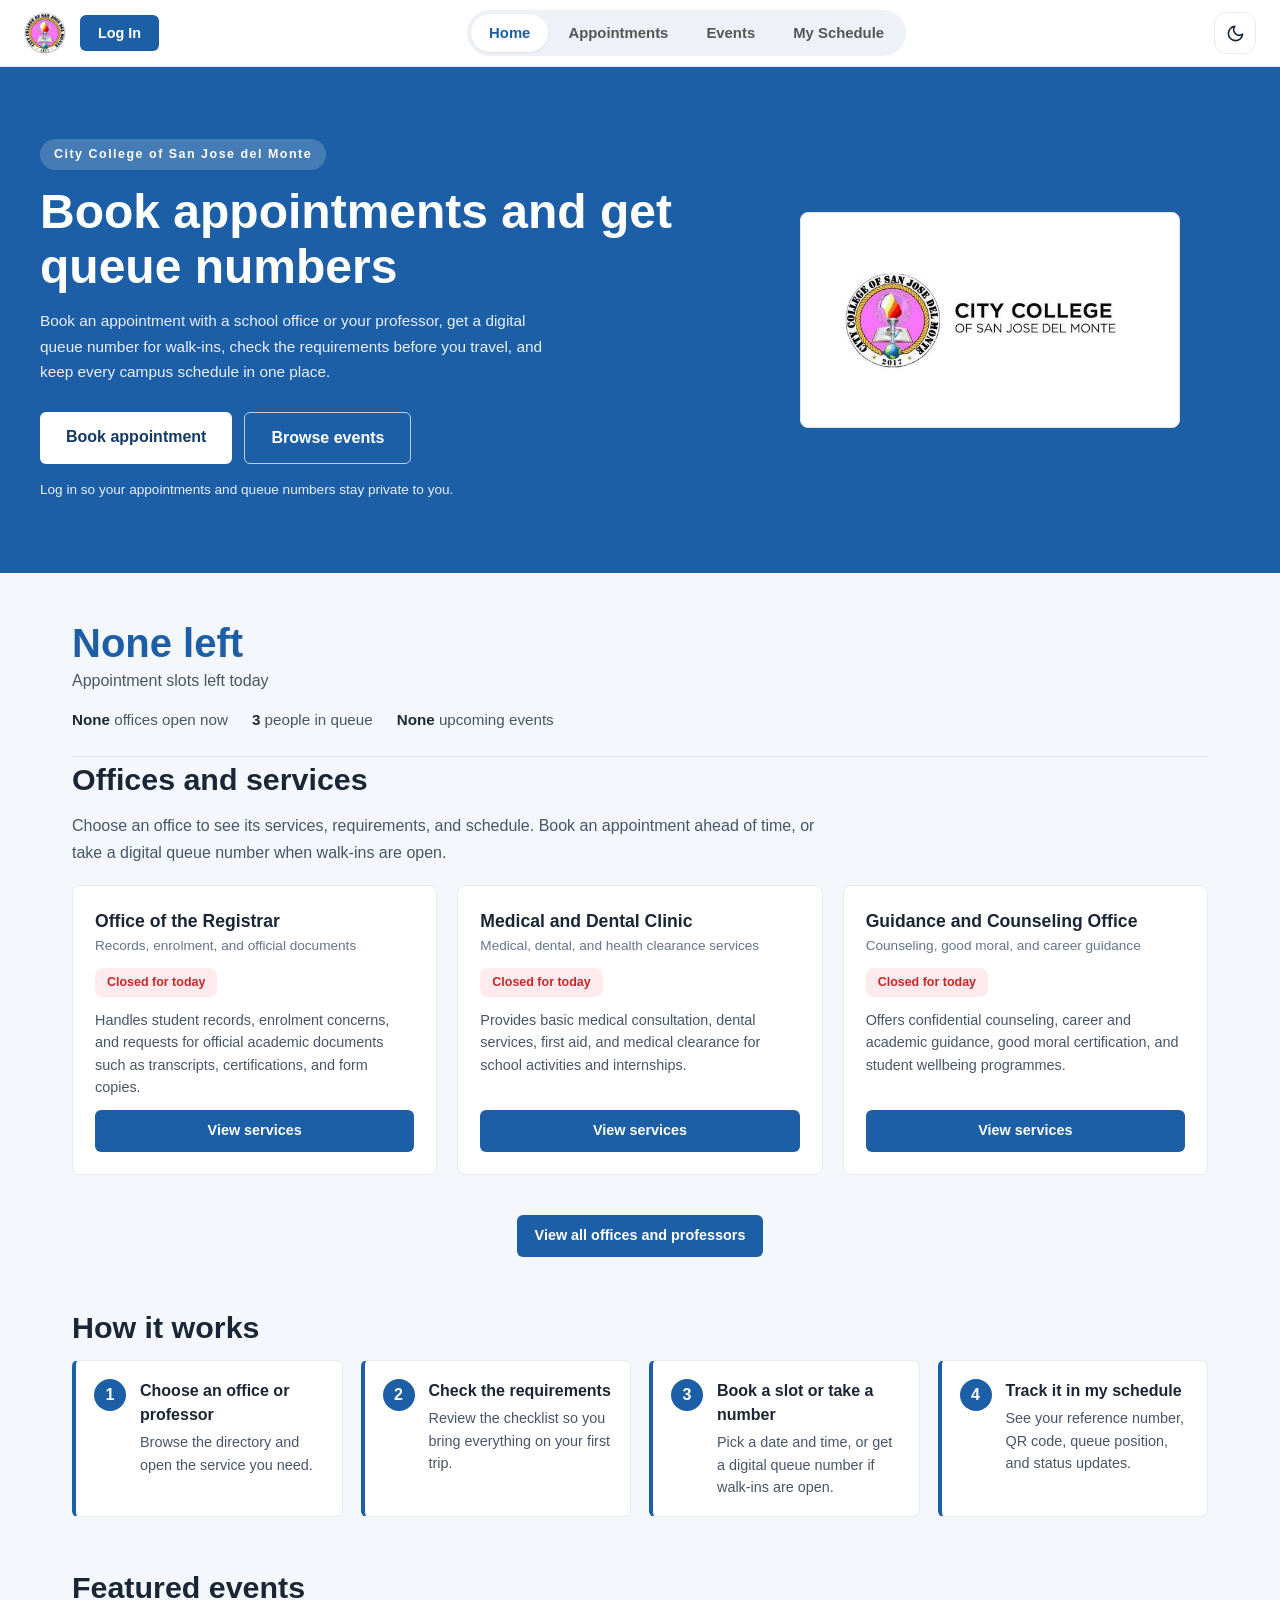
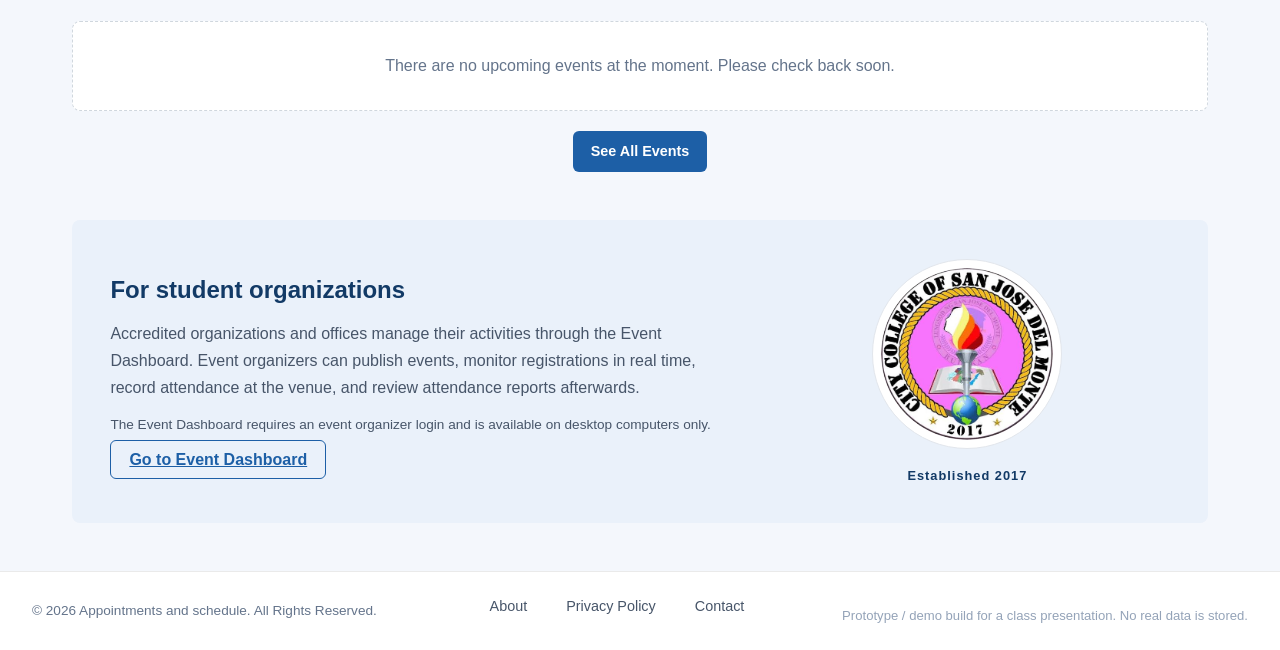
<file: index.html>
<!DOCTYPE html>
<html lang="en">
<head>
    <meta charset="UTF-8">
    <meta name="viewport" content="width=device-width, initial-scale=1.0">
    <title>Appointments and schedule</title>
    <link rel="manifest" href="manifest.json">
    <meta name="theme-color" content="#1d5fa6">
    <link rel="stylesheet" href="style.css">
    <script>try{if(localStorage.getItem('ccsjdm_theme')==='dark')document.documentElement.setAttribute('data-theme','dark')}catch(e){}</script>
</head>
<body>

    <a class="skip-link" href="#mainContent">Skip to main content</a>

    <header class="navbar">
        <a class="nav-seal" href="https://ccsjdm.com" target="_blank" rel="noopener noreferrer" aria-label="Visit the City College of San Jose del Monte website">
            <img src="assets/ccsjdm-seal.jpeg" alt="City College of San Jose del Monte official seal">
        </a>

        <div class="nav-account" id="navAccount">
            <div class="nav-user-pill" id="navUserPill"></div>
            <div class="nav-menu" id="navMenu" role="menu" hidden></div>
        </div>

        <nav class="nav-links" id="navLinks" aria-label="Main navigation">
            <a href="index.html">Home</a>
            <a href="services.html">Appointments</a>
            <a href="events.html">Events</a>
            <a href="my-events.html">My Schedule</a>
            <div class="nav-drawer-section" id="navDrawerRole"></div>
            <div class="nav-drawer-theme">
                <span class="nav-drawer-theme-text">
                    <svg class="nav-icon" width="17" height="17" viewBox="0 0 24 24" aria-hidden="true" fill="none" stroke="currentColor" stroke-width="2" stroke-linecap="round" stroke-linejoin="round"><path d="M21 12.79A9 9 0 1 1 11.21 3 7 7 0 0 0 21 12.79z"></path></svg>
                    <span>Dark Mode</span>
                </span>
                <button type="button" class="nav-switch" id="themeToggleBtn" role="switch" aria-checked="false" aria-label="Dark mode">
                    <span class="nav-switch-knob" aria-hidden="true"></span>
                </button>
            </div>
            <div class="nav-drawer-section" id="navDrawerAuth"></div>
        </nav>

        <div class="nav-end">
            <button type="button" class="nav-moon" id="themeMoonBtn" aria-pressed="false" aria-label="Dark mode">
                <svg width="19" height="19" viewBox="0 0 24 24" aria-hidden="true" fill="none" stroke="currentColor" stroke-width="2" stroke-linecap="round" stroke-linejoin="round"><path d="M21 12.79A9 9 0 1 1 11.21 3 7 7 0 0 0 21 12.79z"></path></svg>
            </button>
            <button type="button" class="nav-toggle" id="navToggle" aria-label="Open menu" aria-expanded="false" aria-controls="navLinks">
                <span class="nav-toggle-bars" aria-hidden="true"><span></span><span></span><span></span></span>
            </button>
        </div>
    </header>

    <main id="mainContent">

        <div id="reminderBannerSlot"></div>

        <section class="hero">
            <div class="hero-inner">
                <div class="hero-text">
                    <div class="user-greeting" id="userGreeting" hidden></div>
                    <span class="hero-eyebrow">City College of San Jose del Monte</span>
                    <h1>Book appointments and get queue numbers</h1>
                    <p class="hero-lead">Book an appointment with a school office or your professor, get a digital queue number for walk-ins, check the requirements before you travel, and keep every campus schedule in one place.</p>
                    <div class="hero-actions">
                        <a href="services.html" class="btn-primary btn-hero">Book appointment</a>
                        <a href="events.html" class="btn-secondary btn-hero">Browse events</a>
                    </div>
                    <p class="hero-note">Log in so your appointments and queue numbers stay private to you.</p>
                </div>
                <div class="hero-brand">
                    <img src="assets/ccsjdm-wordmark.jpeg" alt="City College of San Jose del Monte">
                </div>
            </div>
        </section>

        <div class="container">

            <section class="home-summary" aria-label="Today at a glance">
                <div class="home-primary">
                    <span class="home-stat-num" id="homeSlotsToday">Loading</span>
                    <span class="home-stat-label">Appointment slots left today</span>
                </div>
                <ul class="home-secondary">
                    <li><span class="home-secondary-num" id="homeOpenOffices">Loading</span> offices open now</li>
                    <li><span class="home-secondary-num" id="homeInQueue">Loading</span> people in queue</li>
                    <li><span class="home-secondary-num" id="homeEventCount">Loading</span> upcoming events</li>
                </ul>
            </section>

            <section class="home-section" id="officesSection">
                <h2>Offices and services</h2>
                <p class="section-lead">Choose an office to see its services, requirements, and schedule. Book an appointment ahead of time, or take a digital queue number when walk-ins are open.</p>
                <div class="office-grid" id="homeOfficeGrid"></div>
                <div class="home-cta">
                    <a href="services.html" class="btn-primary">View all offices and professors</a>
                </div>
            </section>

            <section class="home-section">
                <h2>How it works</h2>
                <ol class="steps-list">
                    <li><span class="step-num">1</span><div><h4>Choose an office or professor</h4><p>Browse the directory and open the service you need.</p></div></li>
                    <li><span class="step-num">2</span><div><h4>Check the requirements</h4><p>Review the checklist so you bring everything on your first trip.</p></div></li>
                    <li><span class="step-num">3</span><div><h4>Book a slot or take a number</h4><p>Pick a date and time, or get a digital queue number if walk-ins are open.</p></div></li>
                    <li><span class="step-num">4</span><div><h4>Track it in my schedule</h4><p>See your reference number, QR code, queue position, and status updates.</p></div></li>
                </ol>
            </section>

            

            <section class="home-section">
                <h2>Featured events</h2>
                <div class="events-grid" id="featuredEventsGrid"></div>
                <div class="home-cta">
                    <a href="events.html" class="btn-primary">See All Events</a>
                </div>
            </section>

            <section class="info-split">
                <div class="info-split-text">
                    <h2>For student organizations</h2>
                    <p>Accredited organizations and offices manage their activities through the Event Dashboard. Event organizers can publish events, monitor registrations in real time, record attendance at the venue, and review attendance reports afterwards.</p>
                    <p class="info-note">The Event Dashboard requires an event organizer login and is available on desktop computers only.</p>
                    <a href="officer.html" class="btn-outline-primary">Go to Event Dashboard</a>
                </div>
                <div class="info-split-seal">
                    <img src="assets/ccsjdm-seal.jpeg" alt="City College of San Jose del Monte seal">
                    <p>Established 2017</p>
                </div>
            </section>

        </div>
    </main>

    <footer>
        <p>&copy; 2026 Appointments and schedule. All Rights Reserved.</p>
        <div class="footer-links">
            <a href="about.html">About</a>
            <a href="privacy.html">Privacy Policy</a>
            <a href="contact.html">Contact</a>
        </div>
        <p class="demo-note">Prototype / demo build for a class presentation. No real data is stored.</p>
    </footer>

    <script src="app.js"></script>
    <script src="services.js"></script>
</body>
</html>
</file>
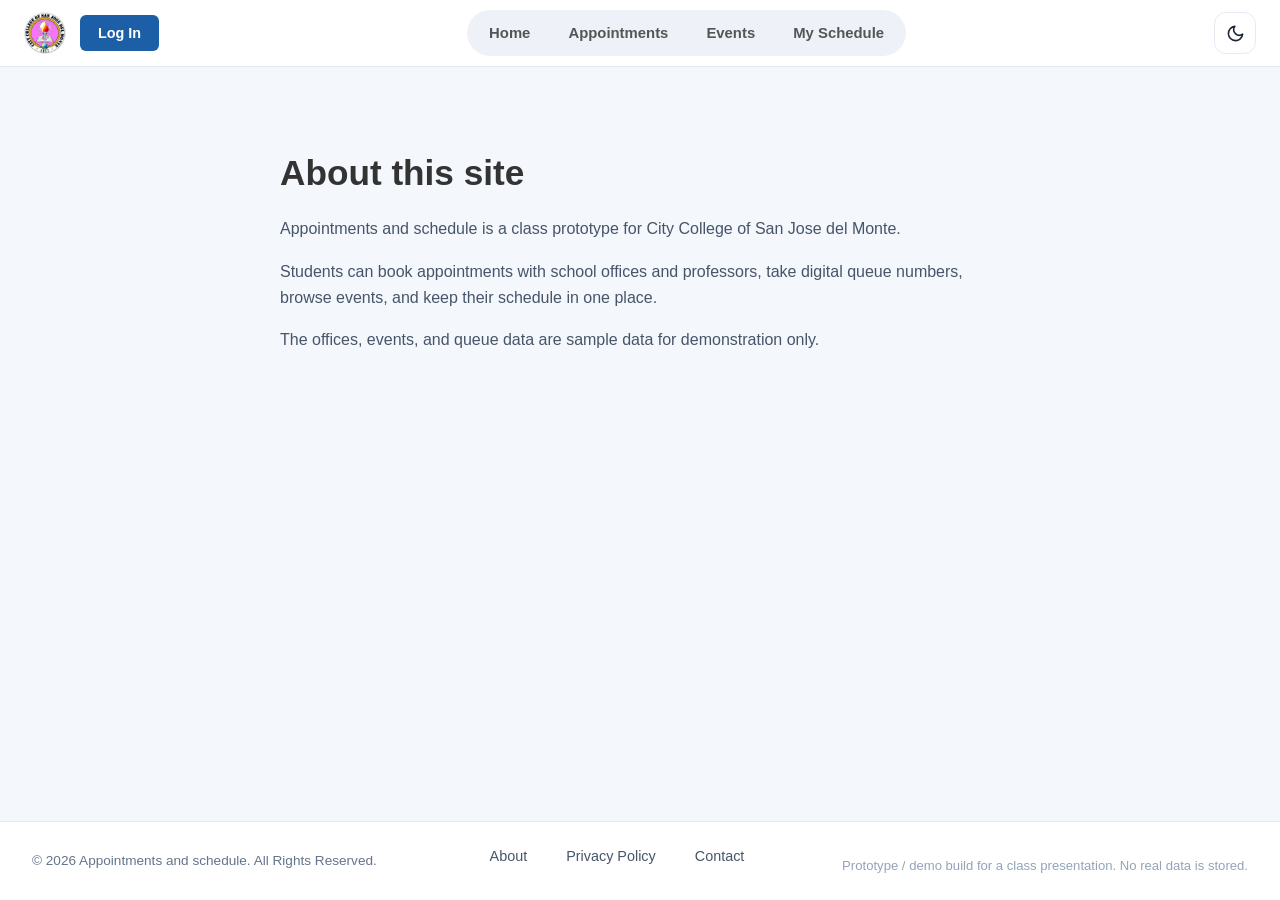
<file: about.html>
<!DOCTYPE html>
<html lang="en">
<head>
    <meta charset="UTF-8">
    <meta name="viewport" content="width=device-width, initial-scale=1.0">
    <title>About | Appointments and schedule</title>
    <link rel="manifest" href="manifest.json">
    <meta name="theme-color" content="#1d5fa6">
    <link rel="stylesheet" href="style.css">
    <script>try{if(localStorage.getItem('ccsjdm_theme')==='dark')document.documentElement.setAttribute('data-theme','dark')}catch(e){}</script>
</head>
<body>

    <a class="skip-link" href="#mainContent">Skip to main content</a>

    <header class="navbar">
        <a class="nav-seal" href="https://ccsjdm.com" target="_blank" rel="noopener noreferrer" aria-label="Visit the City College of San Jose del Monte website">
            <img src="assets/ccsjdm-seal.jpeg" alt="City College of San Jose del Monte official seal">
        </a>

        <div class="nav-account" id="navAccount">
            <div class="nav-user-pill" id="navUserPill"></div>
            <div class="nav-menu" id="navMenu" role="menu" hidden></div>
        </div>

        <nav class="nav-links" id="navLinks" aria-label="Main navigation">
            <a href="index.html">Home</a>
            <a href="services.html">Appointments</a>
            <a href="events.html">Events</a>
            <a href="my-events.html">My Schedule</a>
            <div class="nav-drawer-section" id="navDrawerRole"></div>
            <div class="nav-drawer-theme">
                <span class="nav-drawer-theme-text">
                    <svg class="nav-icon" width="17" height="17" viewBox="0 0 24 24" aria-hidden="true" fill="none" stroke="currentColor" stroke-width="2" stroke-linecap="round" stroke-linejoin="round"><path d="M21 12.79A9 9 0 1 1 11.21 3 7 7 0 0 0 21 12.79z"></path></svg>
                    <span>Dark Mode</span>
                </span>
                <button type="button" class="nav-switch" id="themeToggleBtn" role="switch" aria-checked="false" aria-label="Dark mode">
                    <span class="nav-switch-knob" aria-hidden="true"></span>
                </button>
            </div>
            <div class="nav-drawer-section" id="navDrawerAuth"></div>
        </nav>

        <div class="nav-end">
            <button type="button" class="nav-moon" id="themeMoonBtn" aria-pressed="false" aria-label="Dark mode">
                <svg width="19" height="19" viewBox="0 0 24 24" aria-hidden="true" fill="none" stroke="currentColor" stroke-width="2" stroke-linecap="round" stroke-linejoin="round"><path d="M21 12.79A9 9 0 1 1 11.21 3 7 7 0 0 0 21 12.79z"></path></svg>
            </button>
            <button type="button" class="nav-toggle" id="navToggle" aria-label="Open menu" aria-expanded="false" aria-controls="navLinks">
                <span class="nav-toggle-bars" aria-hidden="true"><span></span><span></span><span></span></span>
            </button>
        </div>
    </header>

    <main id="mainContent">
    <section class="container info-page">
            <h1>About this site</h1>
            <p>Appointments and schedule is a class prototype for City College of San Jose del Monte.</p>
            <p>Students can book appointments with school offices and professors, take digital queue numbers, browse events, and keep their schedule in one place.</p>
            <p>The offices, events, and queue data are sample data for demonstration only.</p>
    </section>
</main>

    <footer>
        <p>&copy; 2026 Appointments and schedule. All Rights Reserved.</p>
        <div class="footer-links">
            <a href="about.html">About</a>
            <a href="privacy.html">Privacy Policy</a>
            <a href="contact.html">Contact</a>
        </div>
        <p class="demo-note">Prototype / demo build for a class presentation. No real data is stored.</p>
    </footer>

    <script src="app.js"></script>
    <script src="services.js"></script>
</body>
</html>
</file>
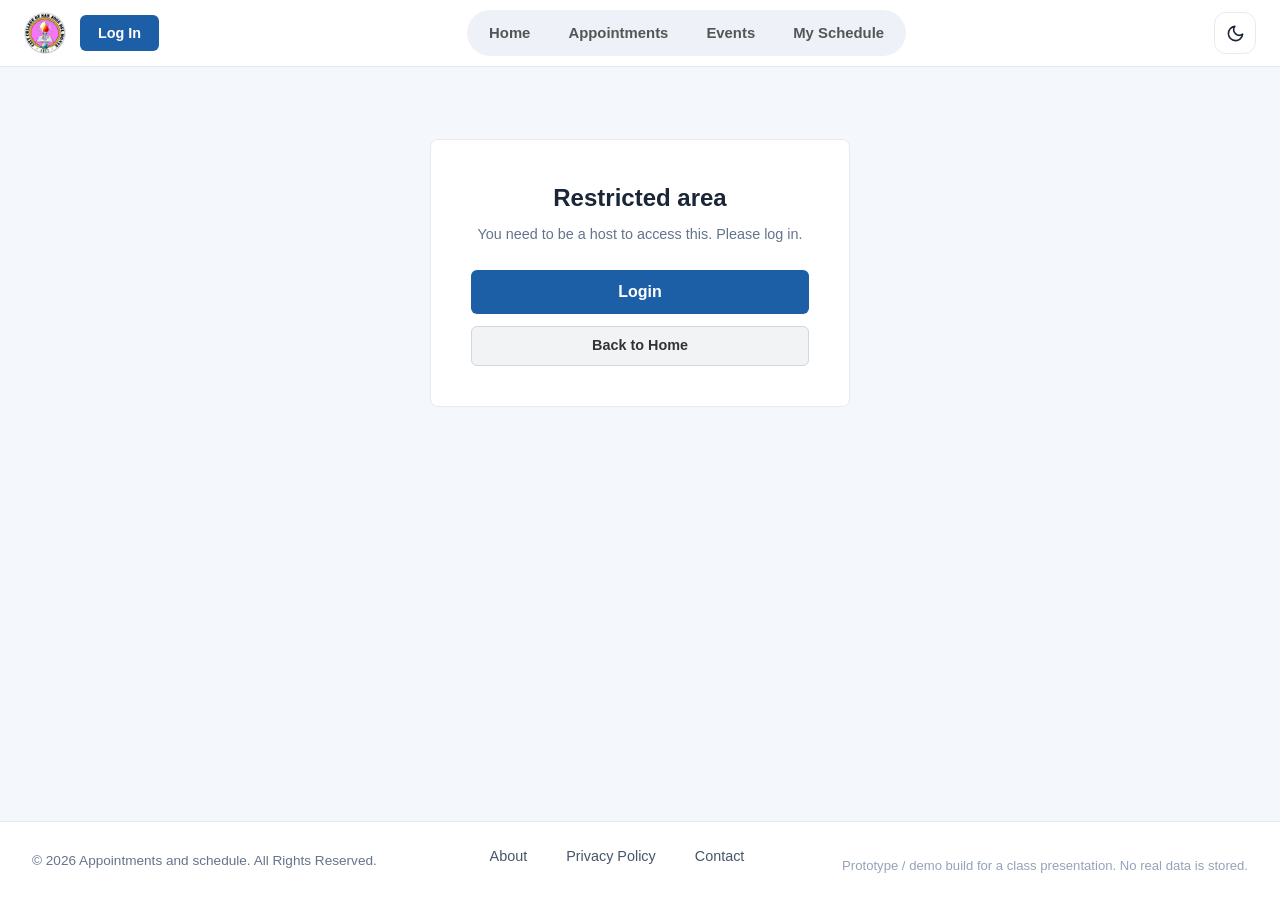
<file: checkin.html>
<!DOCTYPE html>
<html lang="en">
<head>
    <meta charset="UTF-8">
    <meta name="viewport" content="width=device-width, initial-scale=1.0">
    <title>Event Check-in Desk | Appointments and schedule</title>
    <link rel="manifest" href="manifest.json">
    <meta name="theme-color" content="#1d5fa6">
    <link rel="stylesheet" href="style.css">
    <script>try{if(localStorage.getItem('ccsjdm_theme')==='dark')document.documentElement.setAttribute('data-theme','dark')}catch(e){}</script>
</head>
<body>

    <a class="skip-link" href="#mainContent">Skip to main content</a>

    <header class="navbar">
        <a class="nav-seal" href="https://ccsjdm.com" target="_blank" rel="noopener noreferrer" aria-label="Visit the City College of San Jose del Monte website">
            <img src="assets/ccsjdm-seal.jpeg" alt="City College of San Jose del Monte official seal">
        </a>

        <div class="nav-account" id="navAccount">
            <div class="nav-user-pill" id="navUserPill"></div>
            <div class="nav-menu" id="navMenu" role="menu" hidden></div>
        </div>

        <nav class="nav-links" id="navLinks" aria-label="Main navigation">
            <a href="index.html">Home</a>
            <a href="services.html">Appointments</a>
            <a href="events.html">Events</a>
            <a href="my-events.html">My Schedule</a>
            <div class="nav-drawer-section" id="navDrawerRole"></div>
            <div class="nav-drawer-theme">
                <span class="nav-drawer-theme-text">
                    <svg class="nav-icon" width="17" height="17" viewBox="0 0 24 24" aria-hidden="true" fill="none" stroke="currentColor" stroke-width="2" stroke-linecap="round" stroke-linejoin="round"><path d="M21 12.79A9 9 0 1 1 11.21 3 7 7 0 0 0 21 12.79z"></path></svg>
                    <span>Dark Mode</span>
                </span>
                <button type="button" class="nav-switch" id="themeToggleBtn" role="switch" aria-checked="false" aria-label="Dark mode">
                    <span class="nav-switch-knob" aria-hidden="true"></span>
                </button>
            </div>
            <div class="nav-drawer-section" id="navDrawerAuth"></div>
        </nav>

        <div class="nav-end">
            <button type="button" class="nav-moon" id="themeMoonBtn" aria-pressed="false" aria-label="Dark mode">
                <svg width="19" height="19" viewBox="0 0 24 24" aria-hidden="true" fill="none" stroke="currentColor" stroke-width="2" stroke-linecap="round" stroke-linejoin="round"><path d="M21 12.79A9 9 0 1 1 11.21 3 7 7 0 0 0 21 12.79z"></path></svg>
            </button>
            <button type="button" class="nav-toggle" id="navToggle" aria-label="Open menu" aria-expanded="false" aria-controls="navLinks">
                <span class="nav-toggle-bars" aria-hidden="true"><span></span><span></span><span></span></span>
            </button>
        </div>
    </header>

    <main class="container" id="mainContent">

        <div id="reminderBannerSlot"></div>

        <div class="desktop-only-notice" id="desktopOnlyNotice">
            
            <h2>Desktop access only</h2>
            <p>The Check-in Desk is only available on a computer screen. Please open this page on a desktop or laptop to record attendance.</p>
            <a href="index.html" class="btn-primary">Back to Home</a>
        </div>

        <section class="login-gate" id="hostLoginGate">
            <div class="login-card">
                
                <h2>Restricted area</h2>
                <p class="login-card-text" id="hostGateMessage">You need to be a host to access this. Please log in.</p>
                <button type="button" class="btn-primary btn-block" id="openLoginModalBtn">Login</button>
                <a href="index.html" class="btn-secondary btn-block">Back to Home</a>
            </div>
        </section>

        <div id="checkinMain" hidden>
        <div class="checkin-toolbar">
            <a href="officer.html" class="btn-secondary btn-sm">&#8592; Back to Event Dashboard</a>
            <div class="checkin-toolbar-right">
                <span class="host-badge" id="hostUserBadge">Logged in</span>
                <button type="button" class="btn-logout" id="logoutBtn">Logout</button>
            </div>
        </div>
        <section class="checkin-hero">
            <div class="checkin-title-area">
                <h2> Real-time attendance check-in desk</h2>
                <p>Scan a QR code, enter the student's ID number, or search for a student's name to record attendance.</p>
            </div>

            <div class="checkin-event-selector">
                <label for="checkinEventSelect"><strong>Select the Active Event:</strong></label>
                <select id="checkinEventSelect" class="form-control-large" aria-label="Active event"></select>
            </div>
        </section>

        <div class="checkin-grid">
            <div class="card checkin-input-card">
                <h3> Scan or enter a student ID</h3>

                <div class="input-tabs" role="tablist" aria-label="Check-in method">
                    <button class="checkin-tab-btn active" type="button" id="codeModeTab" data-mode="code" role="tab" aria-selected="true" aria-controls="codeModeContent">Student ID / QR</button>
                    <button class="checkin-tab-btn" type="button" id="manualModeTab" data-mode="manual" role="tab" aria-selected="false" aria-controls="manualModeContent">Manual search</button>
                </div>

                <div class="checkin-mode-content" id="codeModeContent" role="tabpanel" aria-labelledby="codeModeTab">
                    <form id="codeCheckinForm">
                        <div class="form-group">
                            <label for="eventCodeInput">Enter the Student ID Number (e.g. 2026-00123):</label>
                            <div class="input-with-button">
                                <input type="text" id="eventCodeInput" placeholder="e.g. 2026-00123" required autocomplete="off">
                                <button type="submit" class="btn-primary">Check in</button>
                            </div>
                        </div>
                    </form>

                    <div class="qr-scanner-box">
                        <div class="scanner-viewfinder">
                            <div class="scan-line"></div>
                            
                            <p>Simulated QR Camera Scan</p>
                        </div>
                        <button class="btn-secondary" id="simulateQrScanBtn">Simulate QR scan (random registrant)</button>
                    </div>
                </div>

                <div class="checkin-mode-content" id="manualModeContent" role="tabpanel" aria-labelledby="manualModeTab" hidden>
                    <div class="form-group">
                        <label for="manualSearchInput">Student Name or Student ID:</label>
                        <input type="text" id="manualSearchInput" placeholder="Type a name or 2026-XXXXX..." autocomplete="off">
                    </div>
                    <div class="manual-results-container" id="manualResultsContainer"></div>
                </div>

                <div class="checkin-feedback-box" id="checkinFeedbackBox" hidden>
                    <div class="feedback-icon" id="feedbackIcon"></div>
                    <div class="feedback-details">
                        <h4 id="feedbackTitle">Check-in successful.</h4>
                        <p id="feedbackText"></p>
                        <span id="feedbackTime" class="feedback-time"></span>
                    </div>
                </div>
            </div>

            <div class="card checkin-stats-card">
                <h3> Live event attendance stats</h3>

                <div class="live-counter-display">
                    <div class="counter-item registered">
                        <span class="counter-num" id="statRegistered">0</span>
                        <span class="counter-label">Registered</span>
                    </div>
                    <div class="counter-item attended">
                        <span class="counter-num" id="statAttended">0</span>
                        <span class="counter-label">Attended</span>
                    </div>
                    <div class="counter-item late">
                        <span class="counter-num" id="statLate">0</span>
                        <span class="counter-label">Late</span>
                    </div>
                    <div class="counter-item absent">
                        <span class="counter-num" id="statAbsent">0</span>
                        <span class="counter-label">Absent / Unchecked</span>
                    </div>
                </div>

                <div class="progress-bar-container">
                    <div class="progress-bar-fill" id="attendanceProgressBar"></div>
                </div>
                <p class="progress-percentage-text"><span id="attendancePercentText">0%</span> of registered students have attended.</p>

                <div class="quick-walkin-box">
                    <h4> Walk-in registrant?</h4>
                    <p>If a student did not register online, they can be added as a walk-in.</p>
                    <button class="btn-outline-primary" id="openWalkinModalBtn">Add walk-in</button>
                </div>
            </div>
        </div>

        <section class="event-attendees-section">
            <h3>Attendees list for this event</h3>
            <div class="table-responsive">
                <table class="attendance-table">
                    <thead>
                        <tr>
                            <th>Student Name</th>
                            <th>Student ID</th>
                            <th>Course / Year</th>
                            <th>Status</th>
                            <th>Check-in Time</th>
                            <th>Update Status</th>
                        </tr>
                    </thead>
                    <tbody id="eventAttendeesTableBody"></tbody>
                </table>
            </div>
        </section>
        </div>
    </main>

    <div class="modal" id="walkinModal" hidden>
        <div class="modal-content">
            <div class="modal-header">
                <h2>Add walk-in attendee</h2>
                <button type="button" class="close-btn" id="closeWalkinModal" aria-label="Close walk-in form">&times;</button>
            </div>
            <form id="walkinForm" novalidate>
                <div class="form-group">
                    <label for="walkinName">Student Name *</label>
                    <input type="text" id="walkinName" required placeholder="e.g. Student. Name">
                </div>
                <div class="form-group">
                    <label for="walkinId">Student ID *</label>
                    <input type="text" id="walkinId" required placeholder="e.g. 2026-00999">
                </div>
                <div class="form-group">
                    <label for="walkinCourse">Course and Year *</label>
                    <input type="text" id="walkinCourse" required placeholder="e.g. BSEMC-2GD">
                </div>
                <div class="form-error" id="walkinFormError" hidden></div>
                <div class="modal-actions">
                    <button type="submit" class="btn-primary">Check in as walk-in</button>
                    <button type="button" class="btn-secondary" id="cancelWalkinModal">Cancel</button>
                </div>
            </form>
        </div>
    </div>

    <footer>
        <p>&copy; 2026 Appointments and schedule. All Rights Reserved.</p>
        <div class="footer-links">
            <a href="about.html">About</a>
            <a href="privacy.html">Privacy Policy</a>
            <a href="contact.html">Contact</a>
        </div>
        <p class="demo-note">Prototype / demo build for a class presentation. No real data is stored.</p>
    </footer>

    <script src="app.js"></script>
    <script src="services.js"></script>
</body>
</html>
</file>
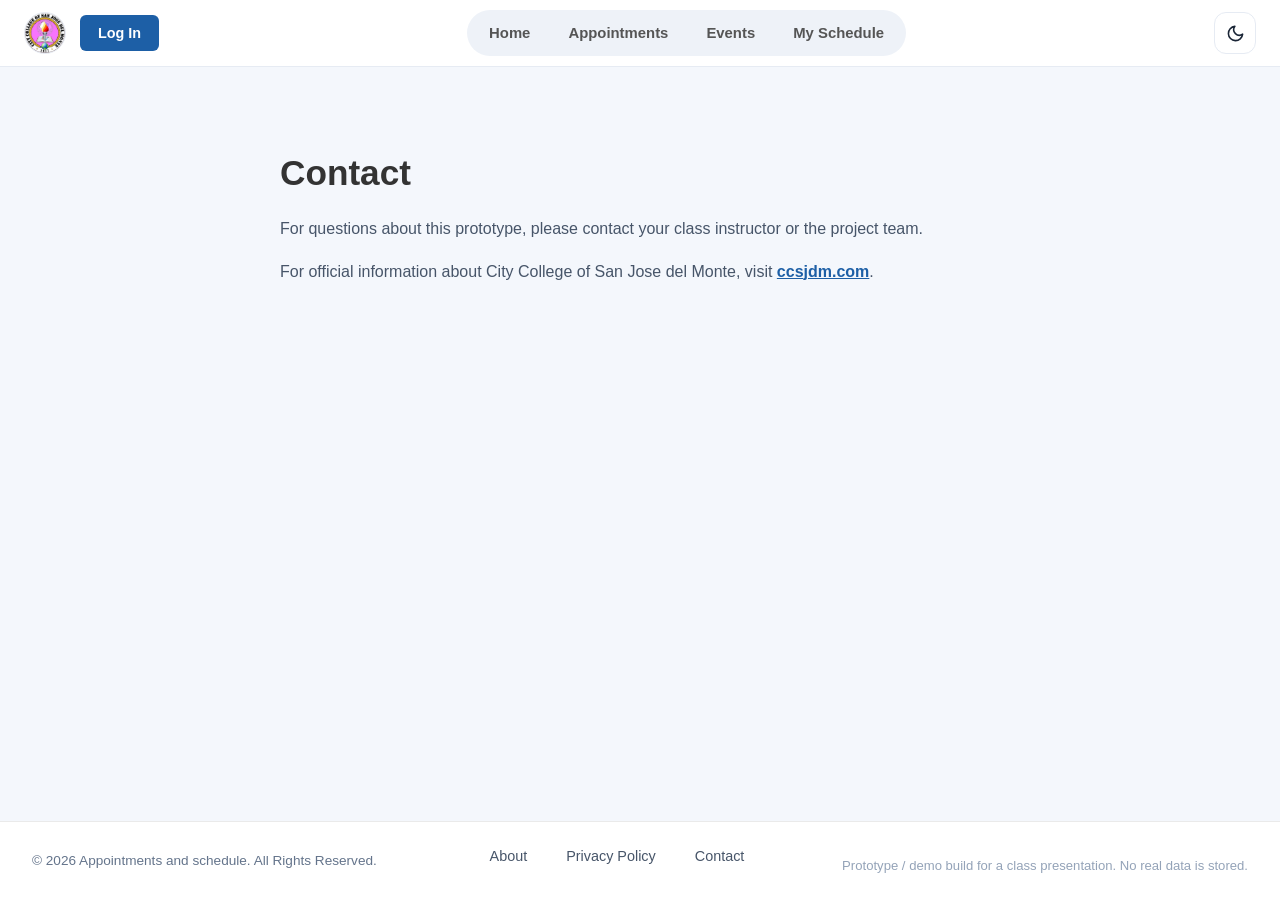
<file: contact.html>
<!DOCTYPE html>
<html lang="en">
<head>
    <meta charset="UTF-8">
    <meta name="viewport" content="width=device-width, initial-scale=1.0">
    <title>Contact | Appointments and schedule</title>
    <link rel="manifest" href="manifest.json">
    <meta name="theme-color" content="#1d5fa6">
    <link rel="stylesheet" href="style.css">
    <script>try{if(localStorage.getItem('ccsjdm_theme')==='dark')document.documentElement.setAttribute('data-theme','dark')}catch(e){}</script>
</head>
<body>

    <a class="skip-link" href="#mainContent">Skip to main content</a>

    <header class="navbar">
        <a class="nav-seal" href="https://ccsjdm.com" target="_blank" rel="noopener noreferrer" aria-label="Visit the City College of San Jose del Monte website">
            <img src="assets/ccsjdm-seal.jpeg" alt="City College of San Jose del Monte official seal">
        </a>

        <div class="nav-account" id="navAccount">
            <div class="nav-user-pill" id="navUserPill"></div>
            <div class="nav-menu" id="navMenu" role="menu" hidden></div>
        </div>

        <nav class="nav-links" id="navLinks" aria-label="Main navigation">
            <a href="index.html">Home</a>
            <a href="services.html">Appointments</a>
            <a href="events.html">Events</a>
            <a href="my-events.html">My Schedule</a>
            <div class="nav-drawer-section" id="navDrawerRole"></div>
            <div class="nav-drawer-theme">
                <span class="nav-drawer-theme-text">
                    <svg class="nav-icon" width="17" height="17" viewBox="0 0 24 24" aria-hidden="true" fill="none" stroke="currentColor" stroke-width="2" stroke-linecap="round" stroke-linejoin="round"><path d="M21 12.79A9 9 0 1 1 11.21 3 7 7 0 0 0 21 12.79z"></path></svg>
                    <span>Dark Mode</span>
                </span>
                <button type="button" class="nav-switch" id="themeToggleBtn" role="switch" aria-checked="false" aria-label="Dark mode">
                    <span class="nav-switch-knob" aria-hidden="true"></span>
                </button>
            </div>
            <div class="nav-drawer-section" id="navDrawerAuth"></div>
        </nav>

        <div class="nav-end">
            <button type="button" class="nav-moon" id="themeMoonBtn" aria-pressed="false" aria-label="Dark mode">
                <svg width="19" height="19" viewBox="0 0 24 24" aria-hidden="true" fill="none" stroke="currentColor" stroke-width="2" stroke-linecap="round" stroke-linejoin="round"><path d="M21 12.79A9 9 0 1 1 11.21 3 7 7 0 0 0 21 12.79z"></path></svg>
            </button>
            <button type="button" class="nav-toggle" id="navToggle" aria-label="Open menu" aria-expanded="false" aria-controls="navLinks">
                <span class="nav-toggle-bars" aria-hidden="true"><span></span><span></span><span></span></span>
            </button>
        </div>
    </header>

    <main id="mainContent">
    <section class="container info-page">
            <h1>Contact</h1>
            <p>For questions about this prototype, please contact your class instructor or the project team.</p>
            <p>For official information about City College of San Jose del Monte, visit <a href="https://ccsjdm.com">ccsjdm.com</a>.</p>
    </section>
</main>

    <footer>
        <p>&copy; 2026 Appointments and schedule. All Rights Reserved.</p>
        <div class="footer-links">
            <a href="about.html">About</a>
            <a href="privacy.html">Privacy Policy</a>
            <a href="contact.html">Contact</a>
        </div>
        <p class="demo-note">Prototype / demo build for a class presentation. No real data is stored.</p>
    </footer>

    <script src="app.js"></script>
    <script src="services.js"></script>
</body>
</html>
</file>
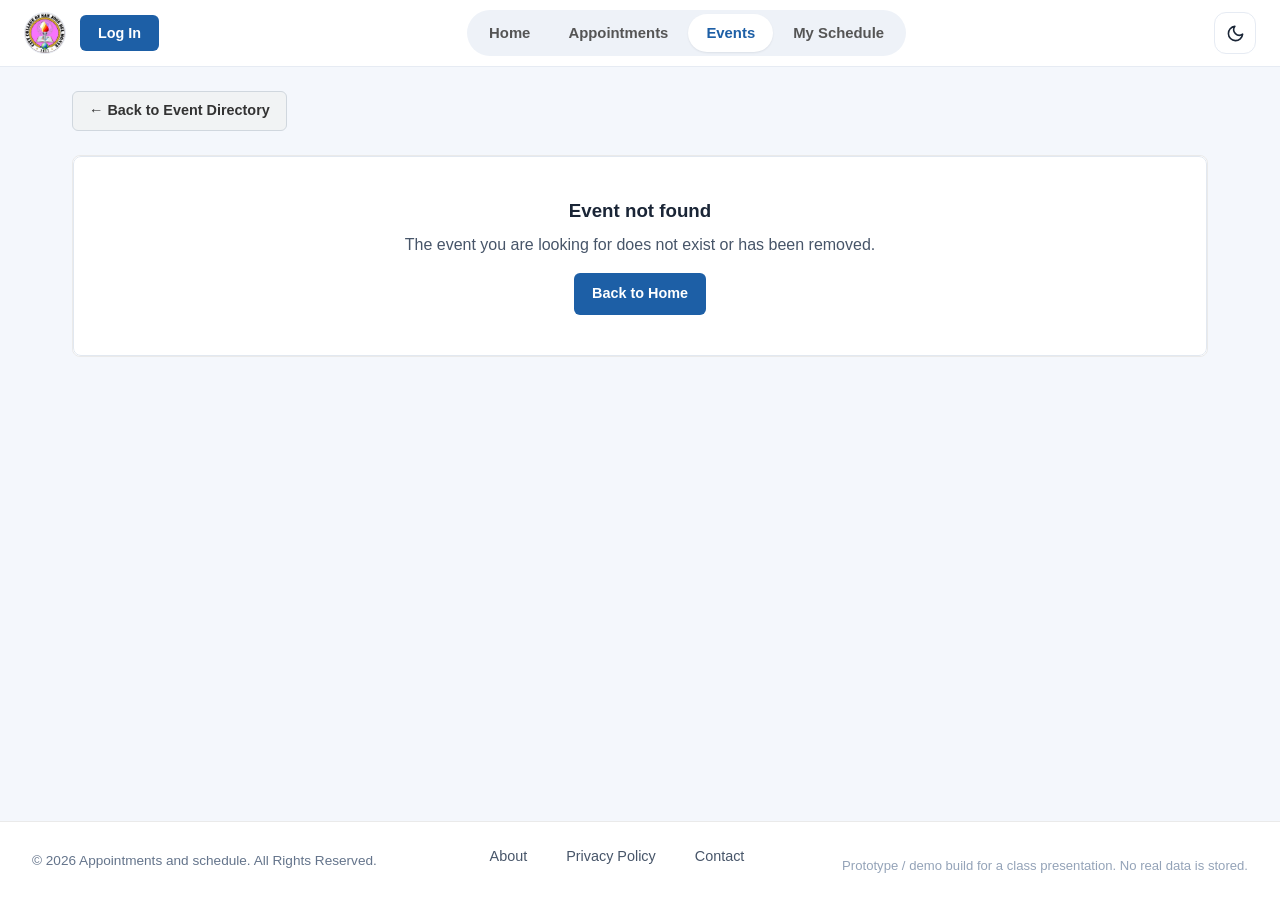
<file: event-details.html>
<!DOCTYPE html>
<html lang="en">
<head>
    <meta charset="UTF-8">
    <meta name="viewport" content="width=device-width, initial-scale=1.0">
    <title>Event Details | Appointments and schedule</title>
    <link rel="manifest" href="manifest.json">
    <meta name="theme-color" content="#1d5fa6">
    <link rel="stylesheet" href="style.css">
    <script>try{if(localStorage.getItem('ccsjdm_theme')==='dark')document.documentElement.setAttribute('data-theme','dark')}catch(e){}</script>
</head>
<body>

    <a class="skip-link" href="#mainContent">Skip to main content</a>

    <header class="navbar">
        <a class="nav-seal" href="https://ccsjdm.com" target="_blank" rel="noopener noreferrer" aria-label="Visit the City College of San Jose del Monte website">
            <img src="assets/ccsjdm-seal.jpeg" alt="City College of San Jose del Monte official seal">
        </a>

        <div class="nav-account" id="navAccount">
            <div class="nav-user-pill" id="navUserPill"></div>
            <div class="nav-menu" id="navMenu" role="menu" hidden></div>
        </div>

        <nav class="nav-links" id="navLinks" aria-label="Main navigation">
            <a href="index.html">Home</a>
            <a href="services.html">Appointments</a>
            <a href="events.html">Events</a>
            <a href="my-events.html">My Schedule</a>
            <div class="nav-drawer-section" id="navDrawerRole"></div>
            <div class="nav-drawer-theme">
                <span class="nav-drawer-theme-text">
                    <svg class="nav-icon" width="17" height="17" viewBox="0 0 24 24" aria-hidden="true" fill="none" stroke="currentColor" stroke-width="2" stroke-linecap="round" stroke-linejoin="round"><path d="M21 12.79A9 9 0 1 1 11.21 3 7 7 0 0 0 21 12.79z"></path></svg>
                    <span>Dark Mode</span>
                </span>
                <button type="button" class="nav-switch" id="themeToggleBtn" role="switch" aria-checked="false" aria-label="Dark mode">
                    <span class="nav-switch-knob" aria-hidden="true"></span>
                </button>
            </div>
            <div class="nav-drawer-section" id="navDrawerAuth"></div>
        </nav>

        <div class="nav-end">
            <button type="button" class="nav-moon" id="themeMoonBtn" aria-pressed="false" aria-label="Dark mode">
                <svg width="19" height="19" viewBox="0 0 24 24" aria-hidden="true" fill="none" stroke="currentColor" stroke-width="2" stroke-linecap="round" stroke-linejoin="round"><path d="M21 12.79A9 9 0 1 1 11.21 3 7 7 0 0 0 21 12.79z"></path></svg>
            </button>
            <button type="button" class="nav-toggle" id="navToggle" aria-label="Open menu" aria-expanded="false" aria-controls="navLinks">
                <span class="nav-toggle-bars" aria-hidden="true"><span></span><span></span><span></span></span>
            </button>
        </div>
    </header>

    <main class="container" id="mainContent">

        <div id="reminderBannerSlot"></div>
        <div class="back-link-container">
            <a href="events.html" class="btn-secondary">&larr; Back to Event Directory</a>
        </div>

        <div class="event-details-wrapper" id="eventDetailsContainer">
            <p class="loading-text">Loading event details...</p>
        </div>
    </main>

    <div class="modal" id="registerModal" hidden>
        <div class="modal-content">
            <div class="modal-header">
                <h2>Event registration form</h2>
                <button type="button" class="close-btn" id="closeRegisterModal" aria-label="Close registration form">&times;</button>
            </div>
            <p class="modal-instruction" id="registerModalEventName"></p>
            <form id="registerForm" novalidate>
                <div class="form-group">
                    <label for="regName">Full Name *</label>
                    <input type="text" id="regName" placeholder="e.g. Student. Name" autocomplete="name" required>
                    <span class="field-error" id="regNameError" hidden></span>
                </div>
                <div class="form-group">
                    <label for="regStudentId">Student ID *</label>
                    <input type="text" id="regStudentId" placeholder="e.g. 2026-00123" required>
                    <span class="field-error" id="regStudentIdError" hidden></span>
                </div>
                <div class="form-group">
                    <label for="regCourse">Course and Year/Section *</label>
                    <input type="text" id="regCourse" placeholder="e.g. BSEMC-2GD" required>
                    <span class="field-error" id="regCourseError" hidden></span>
                </div>
                <div class="form-group">
                    <label for="regEmail">Email Address (optional)</label>
                    <input type="email" id="regEmail" placeholder="e.g. student.name@student.ccsjdm.edu.ph" autocomplete="email">
                    <span class="field-error" id="regEmailError" hidden></span>
                </div>
                <div class="form-error" id="registerFormError" hidden></div>
                <div class="modal-actions">
                    <button type="submit" class="btn-primary">Submit registration</button>
                    <button type="button" class="btn-secondary" id="cancelRegisterModal">Cancel</button>
                </div>
            </form>
        </div>
    </div>

    <div class="modal" id="successModal" hidden>
        <div class="modal-content">
            
            <h2>Registration complete.</h2>
            <p id="successMessage">You are now registered for this event.</p>
            <div class="code-display-box">
                <span class="label-small">Your Student ID Number:</span>
                <strong id="assignedEventCode" class="code-text"></strong>
                <img id="successQrImage" class="qr-preview" alt="QR code of your student ID number">
            </div>
            <p class="modal-instruction">Present your Student ID number at the check-in desk on the day of the event. This confirmation stays open until you close it.</p>
            <div class="modal-actions">
                <a href="my-events.html" class="btn-primary">Go to My Schedule</a>
                <button type="button" id="closeModalBtn" class="btn-secondary">Close</button>
            </div>
        </div>
    </div>

    <footer>
        <p>&copy; 2026 Appointments and schedule. All Rights Reserved.</p>
        <div class="footer-links">
            <a href="about.html">About</a>
            <a href="privacy.html">Privacy Policy</a>
            <a href="contact.html">Contact</a>
        </div>
        <p class="demo-note">Prototype / demo build for a class presentation. No real data is stored.</p>
    </footer>

    <script src="app.js"></script>
    <script src="services.js"></script>
</body>
</html>
</file>
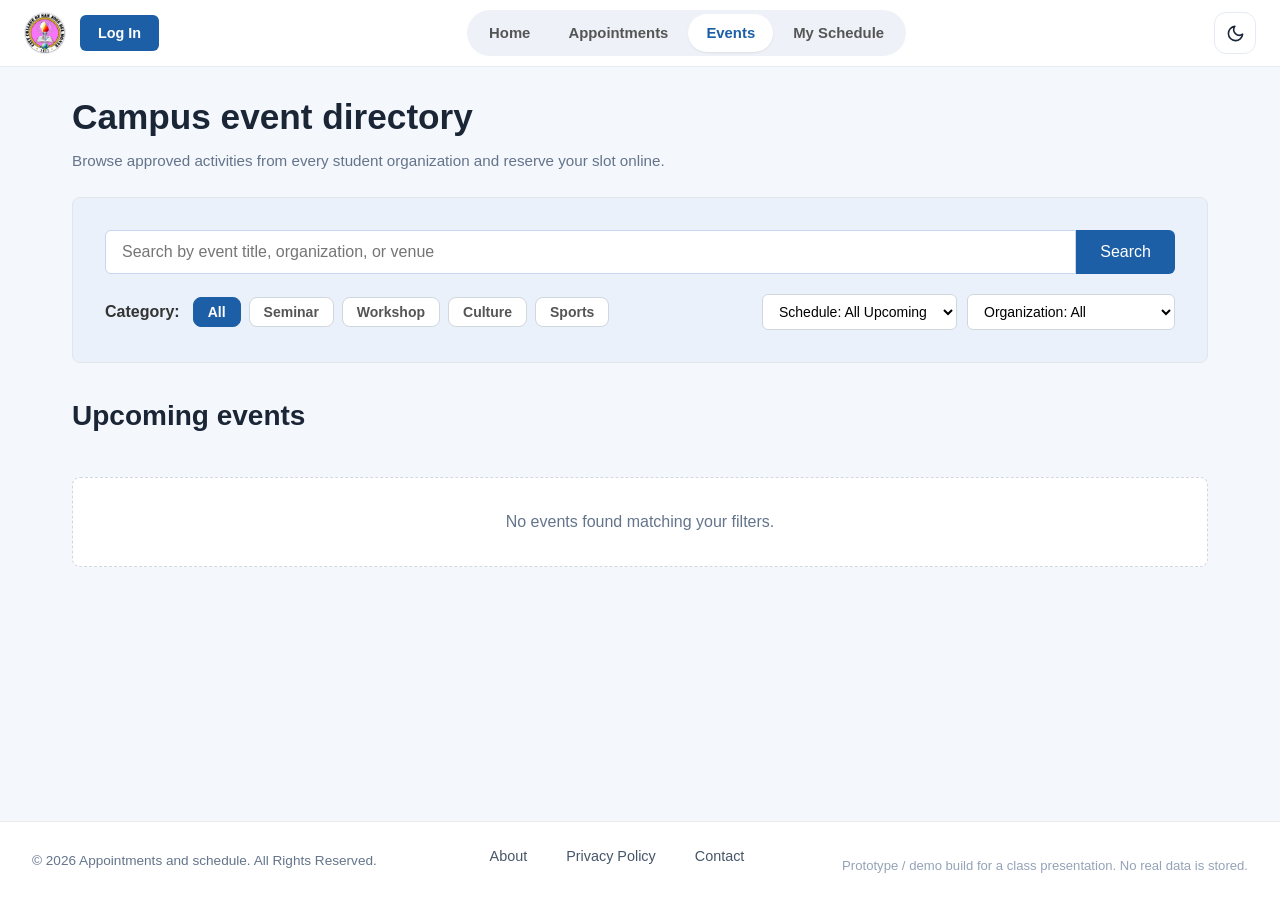
<file: events.html>
<!DOCTYPE html>
<html lang="en">
<head>
    <meta charset="UTF-8">
    <meta name="viewport" content="width=device-width, initial-scale=1.0">
    <title>Events | Appointments and schedule</title>
    <link rel="manifest" href="manifest.json">
    <meta name="theme-color" content="#1d5fa6">
    <link rel="stylesheet" href="style.css">
    <script>try{if(localStorage.getItem('ccsjdm_theme')==='dark')document.documentElement.setAttribute('data-theme','dark')}catch(e){}</script>
</head>
<body>

    <a class="skip-link" href="#mainContent">Skip to main content</a>

    <header class="navbar">
        <a class="nav-seal" href="https://ccsjdm.com" target="_blank" rel="noopener noreferrer" aria-label="Visit the City College of San Jose del Monte website">
            <img src="assets/ccsjdm-seal.jpeg" alt="City College of San Jose del Monte official seal">
        </a>

        <div class="nav-account" id="navAccount">
            <div class="nav-user-pill" id="navUserPill"></div>
            <div class="nav-menu" id="navMenu" role="menu" hidden></div>
        </div>

        <nav class="nav-links" id="navLinks" aria-label="Main navigation">
            <a href="index.html">Home</a>
            <a href="services.html">Appointments</a>
            <a href="events.html">Events</a>
            <a href="my-events.html">My Schedule</a>
            <div class="nav-drawer-section" id="navDrawerRole"></div>
            <div class="nav-drawer-theme">
                <span class="nav-drawer-theme-text">
                    <svg class="nav-icon" width="17" height="17" viewBox="0 0 24 24" aria-hidden="true" fill="none" stroke="currentColor" stroke-width="2" stroke-linecap="round" stroke-linejoin="round"><path d="M21 12.79A9 9 0 1 1 11.21 3 7 7 0 0 0 21 12.79z"></path></svg>
                    <span>Dark Mode</span>
                </span>
                <button type="button" class="nav-switch" id="themeToggleBtn" role="switch" aria-checked="false" aria-label="Dark mode">
                    <span class="nav-switch-knob" aria-hidden="true"></span>
                </button>
            </div>
            <div class="nav-drawer-section" id="navDrawerAuth"></div>
        </nav>

        <div class="nav-end">
            <button type="button" class="nav-moon" id="themeMoonBtn" aria-pressed="false" aria-label="Dark mode">
                <svg width="19" height="19" viewBox="0 0 24 24" aria-hidden="true" fill="none" stroke="currentColor" stroke-width="2" stroke-linecap="round" stroke-linejoin="round"><path d="M21 12.79A9 9 0 1 1 11.21 3 7 7 0 0 0 21 12.79z"></path></svg>
            </button>
            <button type="button" class="nav-toggle" id="navToggle" aria-label="Open menu" aria-expanded="false" aria-controls="navLinks">
                <span class="nav-toggle-bars" aria-hidden="true"><span></span><span></span><span></span></span>
            </button>
        </div>
    </header>

    <main class="container" id="mainContent">

        <div id="reminderBannerSlot"></div>
        <div class="user-greeting" id="userGreeting" hidden></div>

        <section class="page-heading">
            <h1>Campus event directory</h1>
            <p class="subtitle">Browse approved activities from every student organization and reserve your slot online.</p>
        </section>

        <section class="search-filter-section">
            <div class="search-bar">
                <input type="search" id="searchInput" placeholder="Search by event title, organization, or venue" aria-label="Search events">
                <button type="button" id="searchBtn">Search</button>
            </div>

            <div class="filter-group">
                <div class="categories">
                    <span class="filter-label">Category:</span>
                    <button type="button" class="chip active" data-category="all">All</button>
                    <button type="button" class="chip" data-category="Seminar">Seminar</button>
                    <button type="button" class="chip" data-category="Workshop">Workshop</button>
                    <button type="button" class="chip" data-category="Culture">Culture</button>
                    <button type="button" class="chip" data-category="Sports">Sports</button>
                </div>

                <div class="dropdown-filters">
                    <select id="dateFilter" aria-label="Filter by schedule">
                        <option value="all">Schedule: All Upcoming</option>
                        <option value="this-week">This Week</option>
                        <option value="next-week">Next Two Weeks</option>
                    </select>
                    <select id="orgFilter" aria-label="Filter by organization"></select>
                </div>
            </div>
        </section>

        <section class="events-section" id="events">
            <div class="section-header-flex">
                <h2>Upcoming events</h2>
                <span class="result-count" id="resultCount"></span>
            </div>
            <div class="events-grid" id="eventsGrid"></div>
        </section>

    </main>

    <footer>
        <p>&copy; 2026 Appointments and schedule. All Rights Reserved.</p>
        <div class="footer-links">
            <a href="about.html">About</a>
            <a href="privacy.html">Privacy Policy</a>
            <a href="contact.html">Contact</a>
        </div>
        <p class="demo-note">Prototype / demo build for a class presentation. No real data is stored.</p>
    </footer>

    <script src="app.js"></script>
    <script src="services.js"></script>
</body>
</html>
</file>
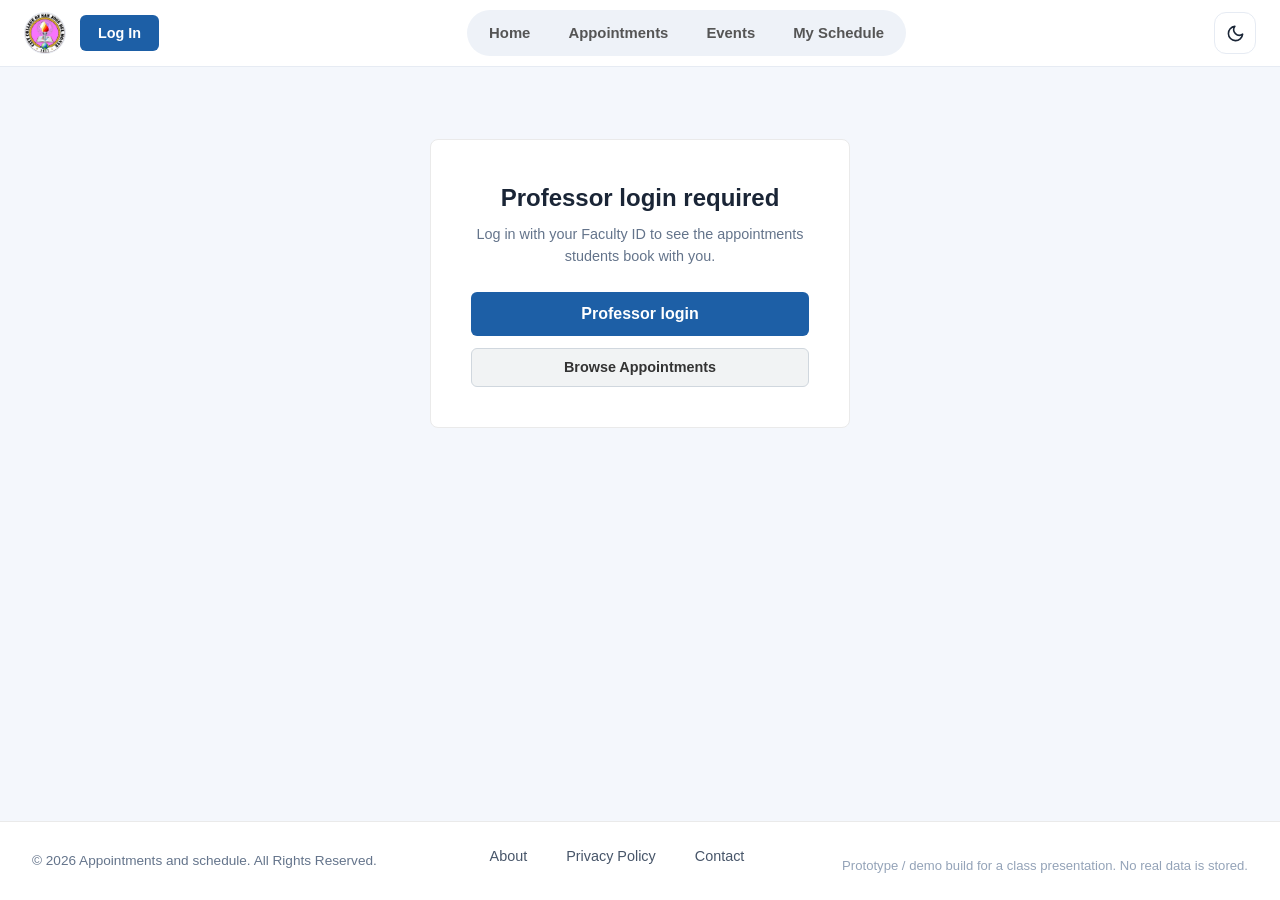
<file: faculty.html>
<!DOCTYPE html>
<html lang="en">
<head>
    <meta charset="UTF-8">
    <meta name="viewport" content="width=device-width, initial-scale=1.0">
    <title>Professor Desk | Appointments and schedule</title>
    <link rel="manifest" href="manifest.json">
    <meta name="theme-color" content="#1d5fa6">
    <link rel="stylesheet" href="style.css">
    <script>try{if(localStorage.getItem('ccsjdm_theme')==='dark')document.documentElement.setAttribute('data-theme','dark')}catch(e){}</script>
</head>
<body>

    <header class="navbar">
        <a class="nav-seal" href="https://ccsjdm.com" target="_blank" rel="noopener noreferrer" aria-label="Visit the City College of San Jose del Monte website">
            <img src="assets/ccsjdm-seal.jpeg" alt="City College of San Jose del Monte official seal">
        </a>

        <div class="nav-account" id="navAccount">
            <div class="nav-user-pill" id="navUserPill"></div>
            <div class="nav-menu" id="navMenu" role="menu" hidden></div>
        </div>

        <nav class="nav-links" id="navLinks" aria-label="Main navigation">
            <a href="index.html">Home</a>
            <a href="services.html">Appointments</a>
            <a href="events.html">Events</a>
            <a href="my-events.html">My Schedule</a>
            <div class="nav-drawer-section" id="navDrawerRole"></div>
            <div class="nav-drawer-theme">
                <span class="nav-drawer-theme-text">
                    <svg class="nav-icon" width="17" height="17" viewBox="0 0 24 24" aria-hidden="true" fill="none" stroke="currentColor" stroke-width="2" stroke-linecap="round" stroke-linejoin="round"><path d="M21 12.79A9 9 0 1 1 11.21 3 7 7 0 0 0 21 12.79z"></path></svg>
                    <span>Dark Mode</span>
                </span>
                <button type="button" class="nav-switch" id="themeToggleBtn" role="switch" aria-checked="false" aria-label="Dark mode">
                    <span class="nav-switch-knob" aria-hidden="true"></span>
                </button>
            </div>
            <div class="nav-drawer-section" id="navDrawerAuth"></div>
        </nav>

        <div class="nav-end">
            <button type="button" class="nav-moon" id="themeMoonBtn" aria-pressed="false" aria-label="Dark mode">
                <svg width="19" height="19" viewBox="0 0 24 24" aria-hidden="true" fill="none" stroke="currentColor" stroke-width="2" stroke-linecap="round" stroke-linejoin="round"><path d="M21 12.79A9 9 0 1 1 11.21 3 7 7 0 0 0 21 12.79z"></path></svg>
            </button>
            <button type="button" class="nav-toggle" id="navToggle" aria-label="Open menu" aria-expanded="false" aria-controls="navLinks">
                <span class="nav-toggle-bars" aria-hidden="true"><span></span><span></span><span></span></span>
            </button>
        </div>
    </header>

    <a class="skip-link" href="#mainContent">Skip to main content</a>

    <main class="container" id="mainContent">

        <section class="login-gate" id="facultyLoginGate" hidden>
            <div class="login-card">
                
                <h2>Professor login required</h2>
                <p class="login-card-text">Log in with your Faculty ID to see the appointments students book with you.</p>
                <button type="button" class="btn-primary btn-block" id="openFacultyLoginBtn">Professor login</button>
                <a href="services.html" class="btn-secondary btn-block">Browse Appointments</a>
            </div>
        </section>

        <div class="dashboard-page" id="facultyMain" hidden>
            <section class="dashboard-header">
                <div>
                    <h2>Professor desk</h2>
                    <p class="subtitle">Appointments students have booked with you, and their status.</p>
                </div>
            </section>

            <section class="faculty-profile" id="facultyProfile" aria-label="Your schedule and office details"></section>

            <div class="stats-grid">
                <div class="stat-card">
                    
                    <div class="stat-info"><h3 id="facToday">0</h3><p>Today</p></div>
                </div>
                <div class="stat-card">
                    
                    <div class="stat-info"><h3 id="facUpcoming">0</h3><p>Upcoming</p></div>
                </div>
                <div class="stat-card">
                    
                    <div class="stat-info"><h3 id="facPending">0</h3><p>Awaiting check-in</p></div>
                </div>
                <div class="stat-card">
                    
                    <div class="stat-info"><h3 id="facCompleted">0</h3><p>Completed</p></div>
                </div>
            </div>

            <section class="dashboard-section">
                <div class="section-header-row">
                    <h3>Appointments</h3>
                    <div class="host-office-picker">
                        <label for="facFilter">Show</label>
                        <select id="facFilter">
                            <option value="upcoming">Upcoming</option>
                            <option value="today">Today</option>
                            <option value="past">Past</option>
                            <option value="all">All</option>
                        </select>
                    </div>
                </div>
                <div class="schedule-list" id="facAppointmentsList" aria-live="polite"></div>
            </section>
        </div>
    </main>

    <footer>
        <p>&copy; 2026 Appointments and schedule. All Rights Reserved.</p>
        <div class="footer-links">
            <a href="about.html">About</a>
            <a href="privacy.html">Privacy Policy</a>
            <a href="contact.html">Contact</a>
        </div>
        <p class="demo-note">Prototype / demo build for a class presentation. No real data is stored.</p>
    </footer>

    <script src="app.js"></script>
    <script src="services.js"></script>
</body>
</html>
</file>
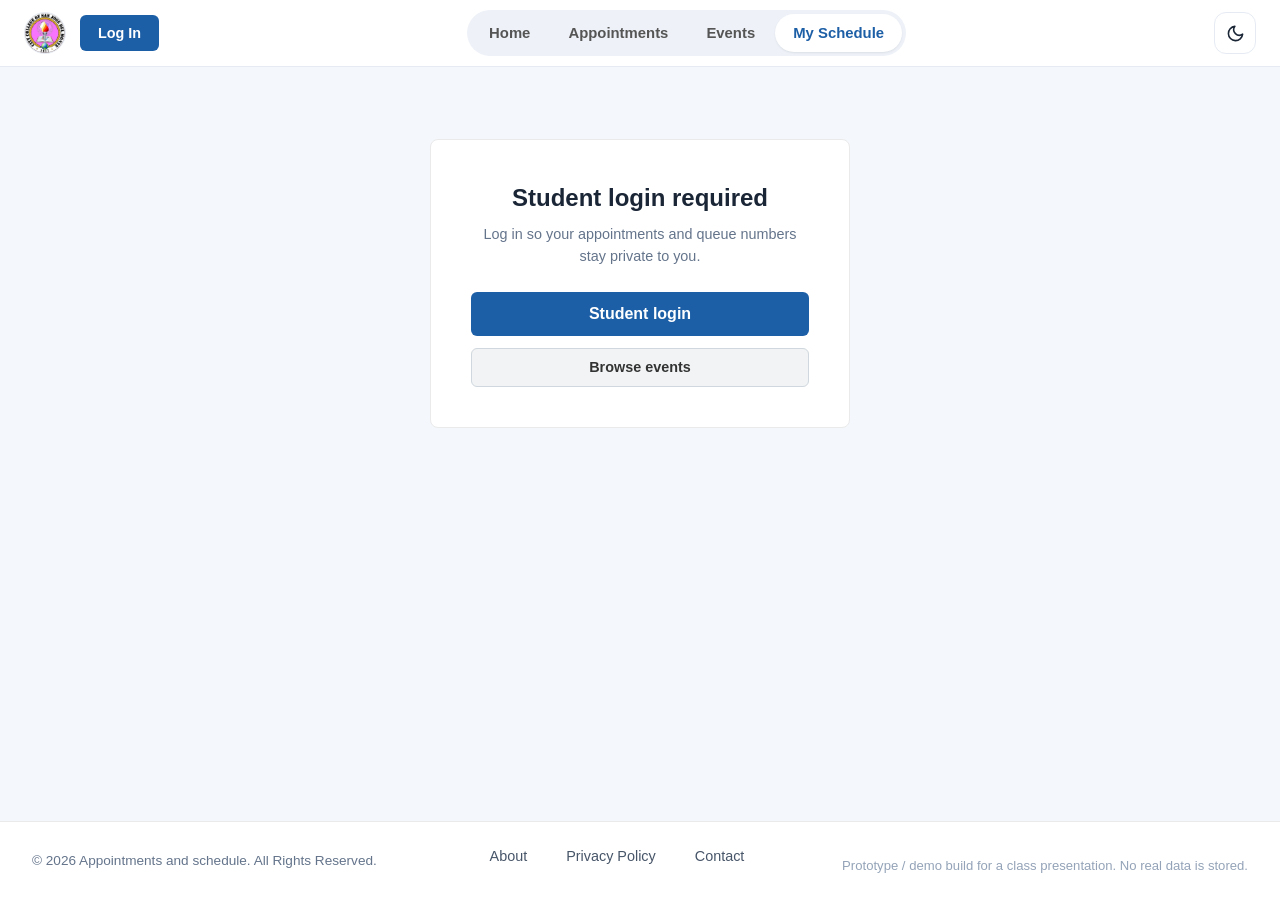
<file: my-events.html>
<!DOCTYPE html>
<html lang="en">
<head>
    <meta charset="UTF-8">
    <meta name="viewport" content="width=device-width, initial-scale=1.0">
    <title>My Schedule | Appointments and schedule</title>
    <link rel="manifest" href="manifest.json">
    <meta name="theme-color" content="#1d5fa6">
    <link rel="stylesheet" href="style.css">
    <script>try{if(localStorage.getItem('ccsjdm_theme')==='dark')document.documentElement.setAttribute('data-theme','dark')}catch(e){}</script>
</head>
<body>

    <header class="navbar">
        <a class="nav-seal" href="https://ccsjdm.com" target="_blank" rel="noopener noreferrer" aria-label="Visit the City College of San Jose del Monte website">
            <img src="assets/ccsjdm-seal.jpeg" alt="City College of San Jose del Monte official seal">
        </a>

        <div class="nav-account" id="navAccount">
            <div class="nav-user-pill" id="navUserPill"></div>
            <div class="nav-menu" id="navMenu" role="menu" hidden></div>
        </div>

        <nav class="nav-links" id="navLinks" aria-label="Main navigation">
            <a href="index.html">Home</a>
            <a href="services.html">Appointments</a>
            <a href="events.html">Events</a>
            <a href="my-events.html">My Schedule</a>
            <div class="nav-drawer-section" id="navDrawerRole"></div>
            <div class="nav-drawer-theme">
                <span class="nav-drawer-theme-text">
                    <svg class="nav-icon" width="17" height="17" viewBox="0 0 24 24" aria-hidden="true" fill="none" stroke="currentColor" stroke-width="2" stroke-linecap="round" stroke-linejoin="round"><path d="M21 12.79A9 9 0 1 1 11.21 3 7 7 0 0 0 21 12.79z"></path></svg>
                    <span>Dark Mode</span>
                </span>
                <button type="button" class="nav-switch" id="themeToggleBtn" role="switch" aria-checked="false" aria-label="Dark mode">
                    <span class="nav-switch-knob" aria-hidden="true"></span>
                </button>
            </div>
            <div class="nav-drawer-section" id="navDrawerAuth"></div>
        </nav>

        <div class="nav-end">
            <button type="button" class="nav-moon" id="themeMoonBtn" aria-pressed="false" aria-label="Dark mode">
                <svg width="19" height="19" viewBox="0 0 24 24" aria-hidden="true" fill="none" stroke="currentColor" stroke-width="2" stroke-linecap="round" stroke-linejoin="round"><path d="M21 12.79A9 9 0 1 1 11.21 3 7 7 0 0 0 21 12.79z"></path></svg>
            </button>
            <button type="button" class="nav-toggle" id="navToggle" aria-label="Open menu" aria-expanded="false" aria-controls="navLinks">
                <span class="nav-toggle-bars" aria-hidden="true"><span></span><span></span><span></span></span>
            </button>
        </div>
    </header>

    <a class="skip-link" href="#mainContent">Skip to main content</a>

    <main class="container" id="mainContent">

        <div id="reminderBannerSlot"></div>

        <section class="login-gate" id="studentLoginGate" hidden>
            <div class="login-card">
                
                <h2>Student login required</h2>
                <p class="login-card-text">Log in so your appointments and queue numbers stay private to you.</p>
                <button type="button" class="btn-primary btn-block" id="openStudentLoginBtn">Student login</button>
                <a href="events.html" class="btn-secondary btn-block">Browse events</a>
            </div>
        </section>

        <div id="myEventsMain" hidden>
        <section class="dashboard-header">
            <div>
                <h2>My schedule</h2>
                <p class="subtitle">Your appointments, queue numbers, and registered events in one place.</p>
            </div>
            <div class="student-profile-summary" id="studentProfileSummary"></div>
        </section>

        <section class="next-item-card" id="nextItemCard"></section>

        <div class="tabs-container" role="tablist">
            <button class="tab-btn active" data-tab="appointments" role="tab" aria-selected="true">Appointments (<span id="apptCount">0</span>)</button>
            <button class="tab-btn" data-tab="queue" role="tab" aria-selected="false">Queue tickets (<span id="queueCount">0</span>)</button>
            <button class="tab-btn" data-tab="registered" role="tab" aria-selected="false">Events (<span id="regCount">0</span>)</button>
            <button class="tab-btn" data-tab="calendar" role="tab" aria-selected="false">Calendar</button>
            <button class="tab-btn" data-tab="history" role="tab" aria-selected="false">History (<span id="histCount">0</span>)</button>
        </div>

        <div class="tab-content active" id="appointmentsTab">
            <div class="schedule-list" id="myAppointmentsList"></div>
        </div>

        <div class="tab-content" id="queueTab">
            <div class="schedule-list" id="myQueueList"></div>
        </div>

        <div class="tab-content" id="registeredTab">
            <div class="events-grid" id="myRegisteredGrid"></div>
        </div>

        <div class="tab-content" id="calendarTab">
            <div class="calendar-toolbar">
                <button type="button" class="btn-secondary" id="calPrev" aria-label="Previous period">&larr;</button>
                <h3 id="calTitle">Calendar</h3>
                <button type="button" class="btn-secondary" id="calNext" aria-label="Next period">&rarr;</button>
                <div class="calendar-view-toggle">
                    <button type="button" class="view-btn active" data-calview="month">Month</button>
                    <button type="button" class="view-btn" data-calview="week">Week</button>
                </div>
            </div>
            <div class="calendar-grid" id="calendarGrid"></div>
            <div class="calendar-daylist" id="calendarDayList"></div>
            <ul class="calendar-legend">
                <li><span class="chip-dot appointment"></span>Appointment</li>
                <li><span class="chip-dot queue"></span>Queue ticket</li>
                <li><span class="chip-dot event"></span>Event</li>
            </ul>
        </div>

        <div class="tab-content" id="historyTab">
            <div class="schedule-list" id="historyList"></div>
            <div class="table-responsive">
                <table class="attendance-table">
                    <thead>
                        <tr>
                            <th>Event Title</th>
                            <th>Date and Time</th>
                            <th>Venue</th>
                            <th>Student ID</th>
                            <th>Attendance Status</th>
                        </tr>
                    </thead>
                    <tbody id="attendanceHistoryBody"></tbody>
                </table>
            </div>
        </div>
        </div>
    </main>

    <div class="modal" id="rescheduleModal" role="dialog" aria-modal="true" aria-labelledby="rescheduleTitle" hidden>
        <div class="modal-content modal-large">
            <div class="modal-header">
                <h2 id="rescheduleTitle">Reschedule appointment</h2>
                <button type="button" class="close-btn" id="closeRescheduleModal" aria-label="Close reschedule form">&times;</button>
            </div>
            <p class="booking-target" id="rescheduleTargetLabel"></p>
            <div class="form-group">
                <label for="rescheduleDate">New Date</label>
                <input type="date" id="rescheduleDate">
            </div>
            <div class="form-group full-width">
                <span class="form-label">Available Time Slots</span>
                <div class="slot-grid" id="rescheduleSlotGrid"></div>
            </div>
            <div class="form-error" id="rescheduleError" hidden></div>
            <div class="modal-actions">
                <button type="button" class="btn-secondary" id="cancelRescheduleModal">Cancel</button>
                <button type="button" class="btn-primary" id="confirmRescheduleBtn">Confirm new schedule</button>
            </div>
        </div>
    </div>

    <div class="modal" id="feedbackModal" role="dialog" aria-modal="true" aria-labelledby="feedbackTitle" hidden>
        <div class="modal-content">
            <div class="modal-header">
                <h2 id="feedbackTitle">Rate your visit</h2>
                <button type="button" class="close-btn" id="closeFeedbackModal" aria-label="Close feedback form">&times;</button>
            </div>
            <p class="booking-target" id="feedbackTargetLabel"></p>
            <div class="star-row" id="starRow" role="radiogroup" aria-label="Rating out of five stars"></div>
            <span class="field-error" id="feedbackRatingError" hidden></span>
            <fieldset class="category-fieldset">
                <legend>What stood out?</legend>
                <div class="category-grid" id="feedbackCategories"></div>
            </fieldset>
            <div class="form-group full-width">
                <label for="feedbackComment">Comment (optional)</label>
                <textarea id="feedbackComment" rows="3" placeholder="Tell us more about your visit"></textarea>
            </div>
            <label class="checkbox-row">
                <input type="checkbox" id="feedbackAnonymous">
                <span>Submit anonymously</span>
            </label>
            <div class="modal-actions">
                <button type="button" class="btn-secondary" id="cancelFeedbackModal">Cancel</button>
                <button type="button" class="btn-primary" id="submitFeedbackBtn">Submit feedback</button>
            </div>
        </div>
    </div>

    <div class="modal" id="dayDetailModal" role="dialog" aria-modal="true" aria-labelledby="dayDetailTitle" hidden>
        <div class="modal-content">
            <div class="modal-header">
                <h2 id="dayDetailTitle">Schedule</h2>
                <button type="button" class="close-btn" id="closeDayDetailModal" aria-label="Close day details">&times;</button>
            </div>
            <div class="schedule-list" id="dayDetailList"></div>
            <div class="modal-actions">
                <button type="button" class="btn-secondary" id="dismissDayDetail">Close</button>
            </div>
        </div>
    </div>

    <footer>
        <p>&copy; 2026 Appointments and schedule. All Rights Reserved.</p>
        <div class="footer-links">
            <a href="about.html">About</a>
            <a href="privacy.html">Privacy Policy</a>
            <a href="contact.html">Contact</a>
        </div>
        <p class="demo-note">Prototype / demo build for a class presentation. No real data is stored.</p>
    </footer>

    <script src="app.js"></script>
    <script src="services.js"></script>
</body>
</html>
</file>
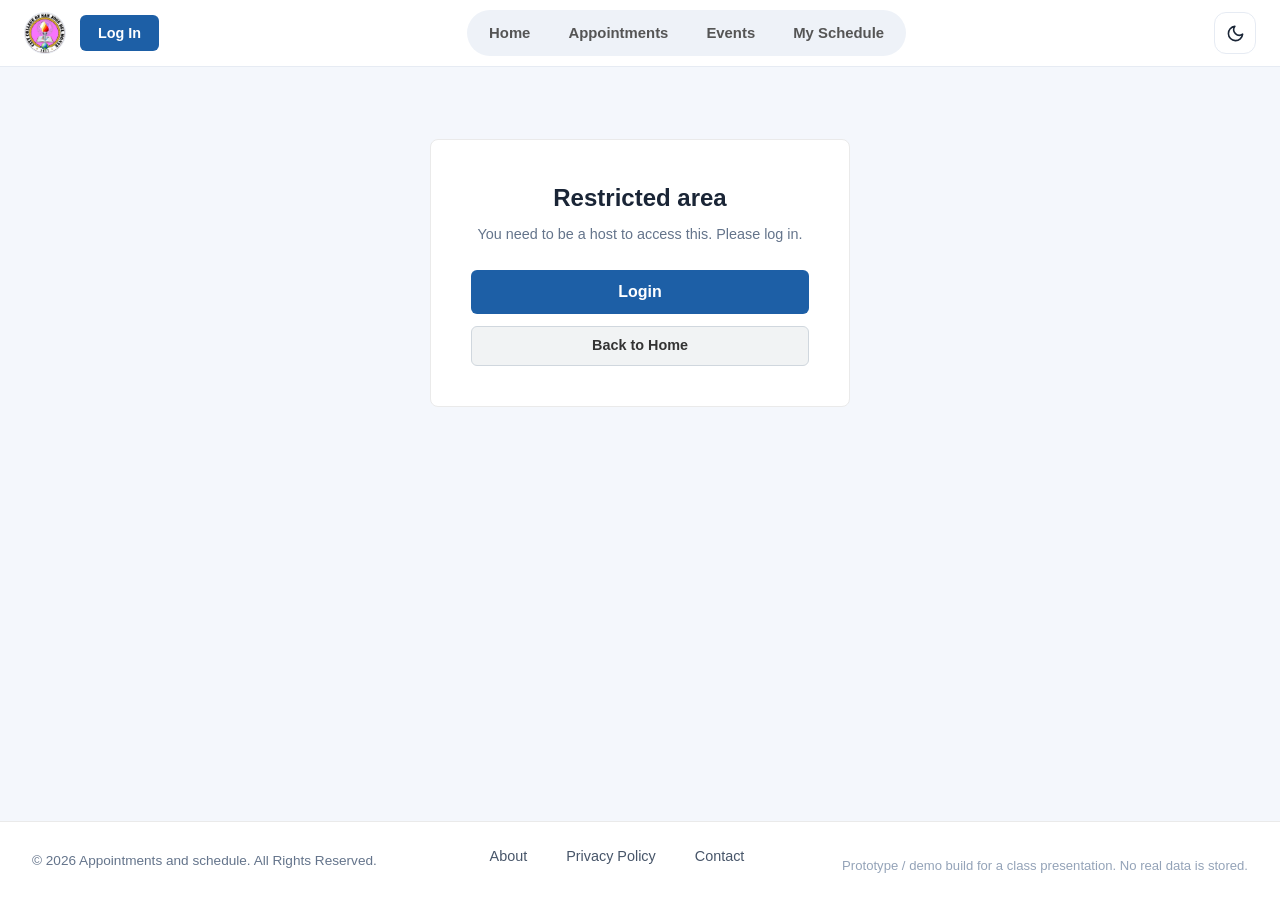
<file: officer.html>
<!DOCTYPE html>
<html lang="en">
<head>
    <meta charset="UTF-8">
    <meta name="viewport" content="width=device-width, initial-scale=1.0">
    <title>Event Dashboard | Appointments and schedule</title>
    <link rel="manifest" href="manifest.json">
    <meta name="theme-color" content="#1d5fa6">
    <link rel="stylesheet" href="style.css">
    <script>try{if(localStorage.getItem('ccsjdm_theme')==='dark')document.documentElement.setAttribute('data-theme','dark')}catch(e){}</script>
</head>
<body>

    <a class="skip-link" href="#mainContent">Skip to main content</a>

    <header class="navbar">
        <a class="nav-seal" href="https://ccsjdm.com" target="_blank" rel="noopener noreferrer" aria-label="Visit the City College of San Jose del Monte website">
            <img src="assets/ccsjdm-seal.jpeg" alt="City College of San Jose del Monte official seal">
        </a>

        <div class="nav-account" id="navAccount">
            <div class="nav-user-pill" id="navUserPill"></div>
            <div class="nav-menu" id="navMenu" role="menu" hidden></div>
        </div>

        <nav class="nav-links" id="navLinks" aria-label="Main navigation">
            <a href="index.html">Home</a>
            <a href="services.html">Appointments</a>
            <a href="events.html">Events</a>
            <a href="my-events.html">My Schedule</a>
            <div class="nav-drawer-section" id="navDrawerRole"></div>
            <div class="nav-drawer-theme">
                <span class="nav-drawer-theme-text">
                    <svg class="nav-icon" width="17" height="17" viewBox="0 0 24 24" aria-hidden="true" fill="none" stroke="currentColor" stroke-width="2" stroke-linecap="round" stroke-linejoin="round"><path d="M21 12.79A9 9 0 1 1 11.21 3 7 7 0 0 0 21 12.79z"></path></svg>
                    <span>Dark Mode</span>
                </span>
                <button type="button" class="nav-switch" id="themeToggleBtn" role="switch" aria-checked="false" aria-label="Dark mode">
                    <span class="nav-switch-knob" aria-hidden="true"></span>
                </button>
            </div>
            <div class="nav-drawer-section" id="navDrawerAuth"></div>
        </nav>

        <div class="nav-end">
            <button type="button" class="nav-moon" id="themeMoonBtn" aria-pressed="false" aria-label="Dark mode">
                <svg width="19" height="19" viewBox="0 0 24 24" aria-hidden="true" fill="none" stroke="currentColor" stroke-width="2" stroke-linecap="round" stroke-linejoin="round"><path d="M21 12.79A9 9 0 1 1 11.21 3 7 7 0 0 0 21 12.79z"></path></svg>
            </button>
            <button type="button" class="nav-toggle" id="navToggle" aria-label="Open menu" aria-expanded="false" aria-controls="navLinks">
                <span class="nav-toggle-bars" aria-hidden="true"><span></span><span></span><span></span></span>
            </button>
        </div>
    </header>

    <main class="container" id="mainContent">

        <div id="reminderBannerSlot"></div>

        <div class="desktop-only-notice" id="desktopOnlyNotice">
            
            <h2>Desktop access only</h2>
            <p>The Event Dashboard is only available on a computer screen. Please open this page on a desktop or laptop to manage events, registrants, and attendance.</p>
            <a href="index.html" class="btn-primary">Back to Home</a>
        </div>

        <section class="login-gate" id="hostLoginGate">
            <div class="login-card">
                
                <h2>Restricted area</h2>
                <p class="login-card-text" id="hostGateMessage">You need to be a host to access this. Please log in.</p>
                <button type="button" class="btn-primary btn-block" id="openLoginModalBtn">Login</button>
                <a href="index.html" class="btn-secondary btn-block">Back to Home</a>
            </div>
        </section>

        <div class="officer-dashboard" id="officerMain" hidden>
            <section class="dashboard-header">
                <div>
                    <h2>Event dashboard</h2>
                    <p class="subtitle">Manage appointments, office queues, events, and attendance in one console.</p>
                </div>
                <div class="officer-actions-top">
                    <span class="host-badge" id="hostUserBadge">Logged in as event organizer</span>
                    <button class="btn-primary" id="openCreateEventModal">+ create event</button>
                    <a href="checkin.html" class="btn-secondary">Open Event Check-in Desk</a>
                    <button class="btn-secondary" id="resetDemoDataBtn">Reset demo data</button>
                    <button class="btn-logout" id="logoutBtn">Logout</button>
                </div>
            </section>

            <div class="stats-grid">
                <div class="stat-card">
                    
                    <div class="stat-info">
                        <h3 id="totalEventsCount">0</h3>
                        <p>Total Events</p>
                    </div>
                </div>
                <div class="stat-card">
                    
                    <div class="stat-info">
                        <h3 id="totalRegistrantsCount">0</h3>
                        <p>Total Registrants</p>
                    </div>
                </div>
                <div class="stat-card">
                    
                    <div class="stat-info">
                        <h3 id="totalAttendeesCount">0</h3>
                        <p>Total Checked-in</p>
                    </div>
                </div>
                <div class="stat-card">
                    
                    <div class="stat-info">
                        <h3 id="attendanceRate">0%</h3>
                        <p>Attendance Rate</p>
                    </div>
                </div>
            </div>


            <section class="host-service-section">
                <div class="section-header-flex">
                    <h2>Appointments and queue</h2>
                    <div class="host-office-picker">
                        <label for="hostOfficeSelect">Office</label>
                        <select id="hostOfficeSelect"></select>
                    </div>
                </div>

                <div class="stats-grid">
                    <div class="stat-card">
                        
                        <div class="stat-info"><h3 id="hostApptToday">0</h3><p>Appointments Today</p></div>
                    </div>
                    <div class="stat-card">
                        
                        <div class="stat-info"><h3 id="hostQueueWaiting">0</h3><p>Waiting in Queue</p></div>
                    </div>
                    <div class="stat-card">
                        
                        <div class="stat-info"><h3 id="hostServedToday">0</h3><p>Served Today</p></div>
                    </div>
                    <div class="stat-card">
                        
                        <div class="stat-info"><h3 id="hostAvgRating">0.0</h3><p>Average Rating</p></div>
                    </div>
                </div>

                <div class="tabs-container" role="tablist">
                    <button class="host-tab-btn active" data-hosttab="appointments" role="tab" aria-selected="true">Appointments</button>
                    <button class="host-tab-btn" data-hosttab="queue" role="tab" aria-selected="false">Queue console</button>
                    <button class="host-tab-btn" data-hosttab="officecheckin" role="tab" aria-selected="false">Office check-in</button>
                    <button class="host-tab-btn" data-hosttab="feedback" role="tab" aria-selected="false">Feedback</button>
                    <button class="host-tab-btn" data-hosttab="reports" role="tab" aria-selected="false">Reports</button>
                </div>

                <div class="host-tab-content active" id="appointmentsHostTab">
                    <div class="filter-row">
                        <label for="hostApptDate">Date</label>
                        <input type="date" id="hostApptDate">
                        <label for="hostApptStatus">Status</label>
                        <select id="hostApptStatus">
                            <option value="all">All statuses</option>
                            <option value="Confirmed">Confirmed</option>
                            <option value="Checked In">Checked In</option>
                            <option value="Completed">Completed</option>
                            <option value="Cancelled">Cancelled</option>
                            <option value="Missed">Missed</option>
                        </select>
                    </div>
                    <div class="table-responsive">
                        <table class="attendance-table">
                            <thead>
                                <tr>
                                    <th>Reference</th>
                                    <th>Student</th>
                                    <th>Service</th>
                                    <th>Schedule</th>
                                    <th>Status</th>
                                    <th>Actions</th>
                                </tr>
                            </thead>
                            <tbody id="hostAppointmentsBody"></tbody>
                        </table>
                    </div>
                </div>

                <div class="host-tab-content" id="queueHostTab">
                    <div class="queue-console" id="queueConsole"></div>
                </div>

                <div class="host-tab-content" id="officecheckinHostTab">
                    <div class="checkin-toolbar">
                        <label for="officeCheckinInput">Appointment reference or student ID</label>
                        <input type="text" id="officeCheckinInput" placeholder="e.g. APT-2026-0001">
                        <button type="button" class="btn-primary" id="officeCheckinBtn">Check in</button>
                    </div>
                    <div class="checkin-result" id="officeCheckinResult"></div>
                    <div class="table-responsive">
                        <table class="attendance-table">
                            <thead>
                                <tr><th>Reference</th><th>Student</th><th>Time</th><th>Status</th></tr>
                            </thead>
                            <tbody id="officeCheckinBody"></tbody>
                        </table>
                    </div>
                </div>

                <div class="host-tab-content" id="feedbackHostTab">
                    <div class="feedback-summary" id="feedbackSummary"></div>
                    <div class="feedback-list" id="hostFeedbackList"></div>
                </div>

                <div class="host-tab-content" id="reportsHostTab">
                    <div class="filter-row no-print">
                        <label for="reportFrom">From</label>
                        <input type="date" id="reportFrom">
                        <label for="reportTo">To</label>
                        <input type="date" id="reportTo">
                        <label for="reportType">Type</label>
                        <select id="reportType">
                            <option value="all">Appointments and queue</option>
                            <option value="appointment">Appointments only</option>
                            <option value="queue">Queue only</option>
                        </select>
                        <button type="button" class="btn-secondary" id="applyReportFilters">Apply</button>
                        <button type="button" class="btn-primary" id="exportReportCsv">Export CSV</button>
                        <button type="button" class="btn-secondary" id="printReportBtn">Print</button>
                    </div>
                    <div class="stats-grid" id="reportSummaryCards"></div>
                    <div class="report-chart" id="reportChart"></div>
                    <div class="table-responsive">
                        <table class="attendance-table">
                            <thead>
                                <tr><th>Date</th><th>Type</th><th>Office</th><th>Service</th><th>Student</th><th>Status</th></tr>
                            </thead>
                            <tbody id="reportTableBody"></tbody>
                        </table>
                    </div>
                </div>
            </section>

            <section class="events-management-section">
                <div class="section-header-flex">
                    <h2>Organization events</h2>
                    <div class="search-bar-small">
                        <input type="text" id="officerSearchInput" placeholder="Search by event or organizer..." aria-label="Search organization events">
                    </div>
                </div>

                <div class="table-responsive">
                    <table class="attendance-table">
                        <thead>
                            <tr>
                                <th>Event Title</th>
                                <th>Date and Time</th>
                                <th>Venue</th>
                                <th>Capacity / Registered</th>
                                <th>Status</th>
                                <th>Actions</th>
                            </tr>
                        </thead>
                        <tbody id="officerEventsTableBody"></tbody>
                    </table>
                </div>
            </section>

            <section class="registrants-section">
                <div class="section-header-flex">
                    <h2>Registrants list</h2>
                    <div class="filter-dropdown-group">
                        <select id="eventFilterSelect" aria-label="Filter registrants by event">
                            <option value="all">All Events</option>
                        </select>
                    </div>
                </div>

                <div class="table-responsive">
                    <table class="attendance-table">
                        <thead>
                            <tr>
                                <th>Student Name</th>
                                <th>Student ID</th>
                                <th>Course / Year</th>
                                <th>Event Title</th>
                                
                                <th>Attendance Status</th>
                                <th>Action</th>
                            </tr>
                        </thead>
                        <tbody id="registrantsTableBody"></tbody>
                    </table>
                </div>
            </section>
        </div>
    </main>

    <div class="modal" id="createEventModal" hidden>
        <div class="modal-content modal-large">
            <div class="modal-header">
                <h2>Create a new school event</h2>
                <button type="button" class="close-btn" id="closeCreateModal" aria-label="Close create event form">&times;</button>
            </div>
            <form id="createEventForm" novalidate>
                <div class="form-grid">
                    <div class="form-group">
                        <label for="newEventTitle">Event Title *</label>
                        <input type="text" id="newEventTitle" required placeholder="e.g. CCS Annual IT Summit 2026">
                    </div>
                    <div class="form-group">
                        <label for="newEventCategory">Category *</label>
                        <select id="newEventCategory" required>
                            <option value="Seminar">Seminar</option>
                            <option value="Workshop">Workshop</option>
                            <option value="Culture">Culture</option>
                            <option value="Sports">Sports</option>
                        </select>
                    </div>
                    <div class="form-group">
                        <label for="newEventDate">Date *</label>
                        <input type="date" id="newEventDate" required>
                    </div>
                    <div class="form-group">
                        <label for="newEventTime">Time *</label>
                        <input type="text" id="newEventTime" required placeholder="e.g. 8:00 AM - 12:00 PM">
                    </div>
                    <div class="form-group">
                        <label for="newEventVenue">Venue *</label>
                        <input type="text" id="newEventVenue" required placeholder="e.g. San Jose Hall">
                    </div>
                    <div class="form-group">
                        <label for="newEventOrganizer">Organizer *</label>
                        <input type="text" id="newEventOrganizer" required value="CCSJDM Student Council">
                    </div>
                    <div class="form-group">
                        <label for="newEventCapacity">Participant Limit / Capacity *</label>
                        <input type="number" id="newEventCapacity" required value="100" min="10" max="1000">
                    </div>
                    <div class="form-group">
                        <label for="newEventDeadline">Registration Deadline *</label>
                        <input type="date" id="newEventDeadline" required>
                    </div>
                </div>
                <div class="form-group full-width">
                    <label for="newEventDesc">Event Description *</label>
                    <textarea id="newEventDesc" rows="3" required placeholder="A short description of the event..."></textarea>
                </div>
                <div class="form-group full-width">
                    <label for="newEventSpeaker">Speaker / Guest</label>
                    <input type="text" id="newEventSpeaker" placeholder="e.g. Professor. Name">
                </div>
                <div class="form-group full-width">
                    <label for="newEventBanner">Event Banner Image (optional)</label>
                    <input type="file" id="newEventBanner" accept="image/jpeg,image/png,image/webp,image/gif">
                    <p class="field-hint">JPG, PNG, WEBP, or GIF up to 5 MB. If you skip this, a generated banner is used.</p>
                    <div class="form-error" id="newEventBannerError" hidden></div>
                    <div class="banner-upload-preview">
                        <img id="newEventBannerPreview" alt="Preview of the event banner">
                        <div class="banner-upload-actions">
                            <p class="field-hint" id="newEventBannerHint"></p>
                            <button type="button" class="btn-secondary btn-sm" id="clearEventBanner" hidden>Remove uploaded image</button>
                        </div>
                    </div>
                </div>
                <div class="modal-actions">
                    <button type="submit" class="btn-primary">Publish event</button>
                    <button type="button" class="btn-secondary" id="cancelCreateModal">Cancel</button>
                </div>
            </form>
        </div>
    </div>

    <footer>
        <p>&copy; 2026 Appointments and schedule. All Rights Reserved.</p>
        <div class="footer-links">
            <a href="about.html">About</a>
            <a href="privacy.html">Privacy Policy</a>
            <a href="contact.html">Contact</a>
        </div>
        <p class="demo-note">Prototype / demo build for a class presentation. No real data is stored.</p>
    </footer>

    <script src="app.js"></script>
    <script src="services.js"></script>
</body>
</html>
</file>
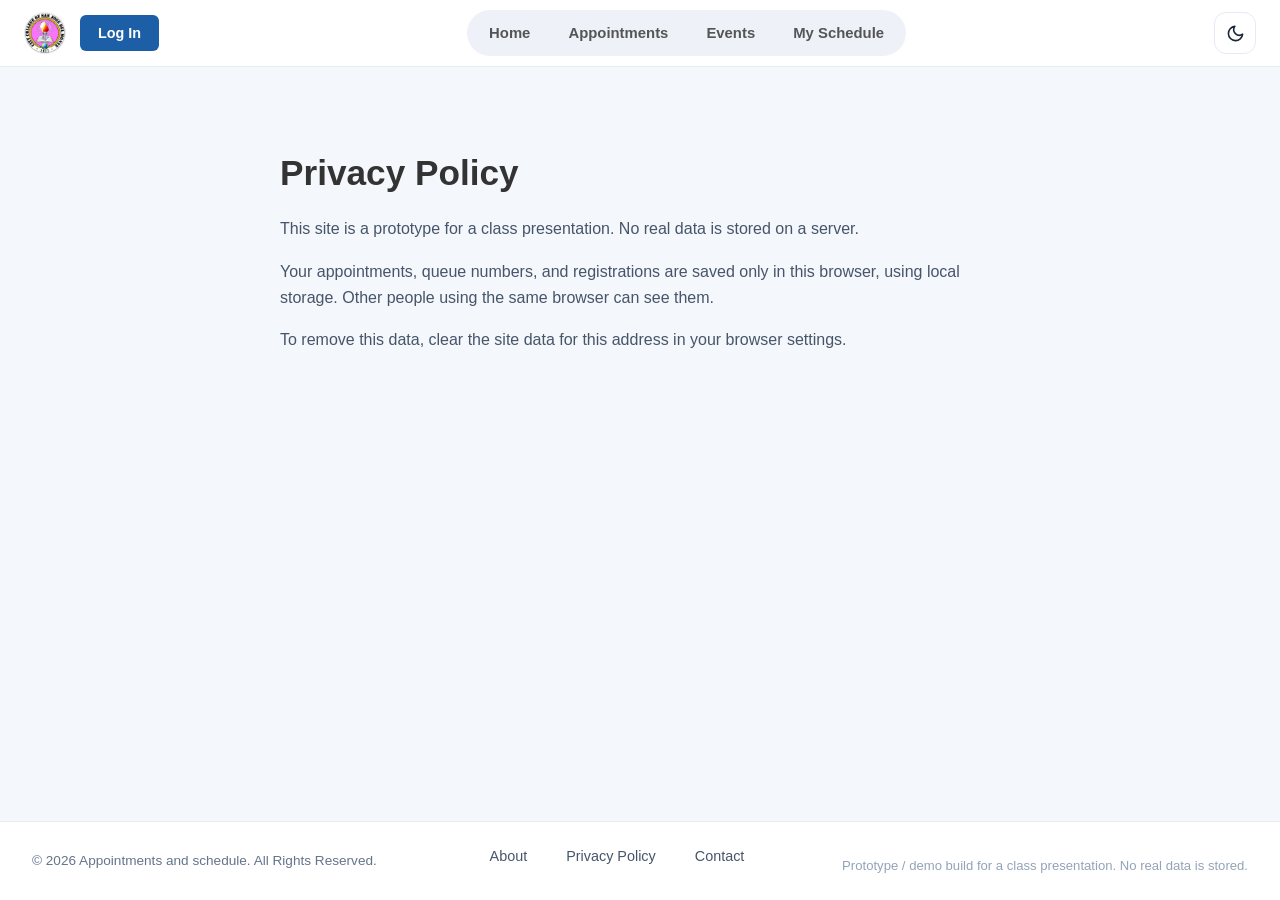
<file: privacy.html>
<!DOCTYPE html>
<html lang="en">
<head>
    <meta charset="UTF-8">
    <meta name="viewport" content="width=device-width, initial-scale=1.0">
    <title>Privacy Policy | Appointments and schedule</title>
    <link rel="manifest" href="manifest.json">
    <meta name="theme-color" content="#1d5fa6">
    <link rel="stylesheet" href="style.css">
    <script>try{if(localStorage.getItem('ccsjdm_theme')==='dark')document.documentElement.setAttribute('data-theme','dark')}catch(e){}</script>
</head>
<body>

    <a class="skip-link" href="#mainContent">Skip to main content</a>

    <header class="navbar">
        <a class="nav-seal" href="https://ccsjdm.com" target="_blank" rel="noopener noreferrer" aria-label="Visit the City College of San Jose del Monte website">
            <img src="assets/ccsjdm-seal.jpeg" alt="City College of San Jose del Monte official seal">
        </a>

        <div class="nav-account" id="navAccount">
            <div class="nav-user-pill" id="navUserPill"></div>
            <div class="nav-menu" id="navMenu" role="menu" hidden></div>
        </div>

        <nav class="nav-links" id="navLinks" aria-label="Main navigation">
            <a href="index.html">Home</a>
            <a href="services.html">Appointments</a>
            <a href="events.html">Events</a>
            <a href="my-events.html">My Schedule</a>
            <div class="nav-drawer-section" id="navDrawerRole"></div>
            <div class="nav-drawer-theme">
                <span class="nav-drawer-theme-text">
                    <svg class="nav-icon" width="17" height="17" viewBox="0 0 24 24" aria-hidden="true" fill="none" stroke="currentColor" stroke-width="2" stroke-linecap="round" stroke-linejoin="round"><path d="M21 12.79A9 9 0 1 1 11.21 3 7 7 0 0 0 21 12.79z"></path></svg>
                    <span>Dark Mode</span>
                </span>
                <button type="button" class="nav-switch" id="themeToggleBtn" role="switch" aria-checked="false" aria-label="Dark mode">
                    <span class="nav-switch-knob" aria-hidden="true"></span>
                </button>
            </div>
            <div class="nav-drawer-section" id="navDrawerAuth"></div>
        </nav>

        <div class="nav-end">
            <button type="button" class="nav-moon" id="themeMoonBtn" aria-pressed="false" aria-label="Dark mode">
                <svg width="19" height="19" viewBox="0 0 24 24" aria-hidden="true" fill="none" stroke="currentColor" stroke-width="2" stroke-linecap="round" stroke-linejoin="round"><path d="M21 12.79A9 9 0 1 1 11.21 3 7 7 0 0 0 21 12.79z"></path></svg>
            </button>
            <button type="button" class="nav-toggle" id="navToggle" aria-label="Open menu" aria-expanded="false" aria-controls="navLinks">
                <span class="nav-toggle-bars" aria-hidden="true"><span></span><span></span><span></span></span>
            </button>
        </div>
    </header>

    <main id="mainContent">
    <section class="container info-page">
            <h1>Privacy Policy</h1>
            <p>This site is a prototype for a class presentation. No real data is stored on a server.</p>
            <p>Your appointments, queue numbers, and registrations are saved only in this browser, using local storage. Other people using the same browser can see them.</p>
            <p>To remove this data, clear the site data for this address in your browser settings.</p>
    </section>
</main>

    <footer>
        <p>&copy; 2026 Appointments and schedule. All Rights Reserved.</p>
        <div class="footer-links">
            <a href="about.html">About</a>
            <a href="privacy.html">Privacy Policy</a>
            <a href="contact.html">Contact</a>
        </div>
        <p class="demo-note">Prototype / demo build for a class presentation. No real data is stored.</p>
    </footer>

    <script src="app.js"></script>
    <script src="services.js"></script>
</body>
</html>
</file>
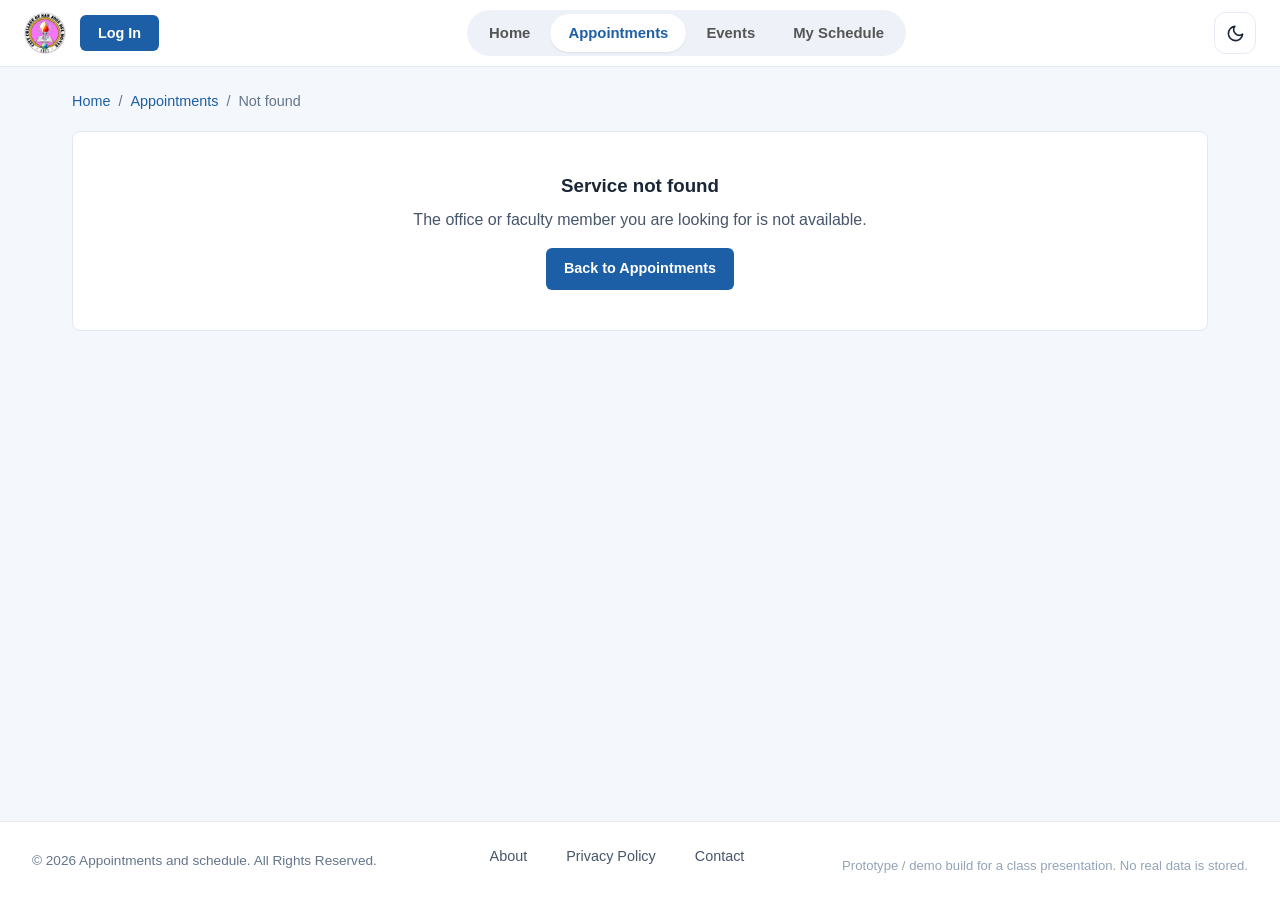
<file: service-details.html>
<!DOCTYPE html>
<html lang="en">
<head>
    <meta charset="UTF-8">
    <meta name="viewport" content="width=device-width, initial-scale=1.0">
    <title>Service Details | Appointments and schedule</title>
    <link rel="manifest" href="manifest.json">
    <meta name="theme-color" content="#1d5fa6">
    <link rel="stylesheet" href="style.css">
    <script>try{if(localStorage.getItem('ccsjdm_theme')==='dark')document.documentElement.setAttribute('data-theme','dark')}catch(e){}</script>
</head>
<body>

    <a class="skip-link" href="#mainContent">Skip to main content</a>

    <header class="navbar">
        <a class="nav-seal" href="https://ccsjdm.com" target="_blank" rel="noopener noreferrer" aria-label="Visit the City College of San Jose del Monte website">
            <img src="assets/ccsjdm-seal.jpeg" alt="City College of San Jose del Monte official seal">
        </a>

        <div class="nav-account" id="navAccount">
            <div class="nav-user-pill" id="navUserPill"></div>
            <div class="nav-menu" id="navMenu" role="menu" hidden></div>
        </div>

        <nav class="nav-links" id="navLinks" aria-label="Main navigation">
            <a href="index.html">Home</a>
            <a href="services.html">Appointments</a>
            <a href="events.html">Events</a>
            <a href="my-events.html">My Schedule</a>
            <div class="nav-drawer-section" id="navDrawerRole"></div>
            <div class="nav-drawer-theme">
                <span class="nav-drawer-theme-text">
                    <svg class="nav-icon" width="17" height="17" viewBox="0 0 24 24" aria-hidden="true" fill="none" stroke="currentColor" stroke-width="2" stroke-linecap="round" stroke-linejoin="round"><path d="M21 12.79A9 9 0 1 1 11.21 3 7 7 0 0 0 21 12.79z"></path></svg>
                    <span>Dark Mode</span>
                </span>
                <button type="button" class="nav-switch" id="themeToggleBtn" role="switch" aria-checked="false" aria-label="Dark mode">
                    <span class="nav-switch-knob" aria-hidden="true"></span>
                </button>
            </div>
            <div class="nav-drawer-section" id="navDrawerAuth"></div>
        </nav>

        <div class="nav-end">
            <button type="button" class="nav-moon" id="themeMoonBtn" aria-pressed="false" aria-label="Dark mode">
                <svg width="19" height="19" viewBox="0 0 24 24" aria-hidden="true" fill="none" stroke="currentColor" stroke-width="2" stroke-linecap="round" stroke-linejoin="round"><path d="M21 12.79A9 9 0 1 1 11.21 3 7 7 0 0 0 21 12.79z"></path></svg>
            </button>
            <button type="button" class="nav-toggle" id="navToggle" aria-label="Open menu" aria-expanded="false" aria-controls="navLinks">
                <span class="nav-toggle-bars" aria-hidden="true"><span></span><span></span><span></span></span>
            </button>
        </div>
    </header>

    <main class="container" id="mainContent">

        <div id="reminderBannerSlot"></div>
        <div class="user-greeting" id="userGreeting" hidden></div>

        <nav class="breadcrumbs" aria-label="Breadcrumb">
            <a href="index.html">Home</a>
            <span aria-hidden="true">/</span>
            <a href="services.html">Appointments</a>
            <span aria-hidden="true">/</span>
            <span id="breadcrumbCurrent">Service</span>
        </nav>

        <div id="serviceDetailContent"></div>

    </main>

    <div class="modal" id="bookingModal" role="dialog" aria-modal="true" aria-labelledby="bookingModalTitle" hidden>
        <div class="modal-content modal-large">
            <div class="modal-header">
                <h2 id="bookingModalTitle">Book appointment</h2>
                <button type="button" class="close-btn" id="closeBookingModal" aria-label="Close booking form">&times;</button>
            </div>
            <form id="bookingForm" novalidate>
                <p class="booking-target" id="bookingTargetLabel"></p>

                <div class="form-grid">
                    <div class="form-group">
                        <label for="bookingName">Full Name</label>
                        <input type="text" id="bookingName" autocomplete="name">
                    </div>
                    <div class="form-group">
                        <label for="bookingStudentId">Student ID Number</label>
                        <input type="text" id="bookingStudentId" readonly>
                    </div>
                    <div class="form-group">
                        <label for="bookingCourse">Course, Year and Section</label>
                        <input type="text" id="bookingCourse" placeholder="e.g. BSEMC-2GD">
                        <span class="field-error" id="bookingCourseError" hidden></span>
                    </div>
                    <div class="form-group">
                        <label for="bookingDate">Preferred Date</label>
                        <input type="date" id="bookingDate">
                        <span class="field-error" id="bookingDateError" hidden></span>
                    </div>
                </div>

                <div class="form-group full-width">
                    <span class="form-label">Available Time Slots</span>
                    <div class="slot-grid" id="slotGrid"></div>
                    <span class="field-error" id="bookingSlotError" hidden></span>
                </div>

                <div class="form-group full-width">
                    <label for="bookingPurpose">Purpose or Concern</label>
                    <textarea id="bookingPurpose" rows="3" placeholder="Briefly describe your concern"></textarea>
                    <span class="field-error" id="bookingPurposeError" hidden></span>
                </div>

                <label class="checkbox-row">
                    <input type="checkbox" id="bookingRequirements">
                    <span>I have read the requirements and will bring them on my appointment.</span>
                </label>
                <span class="field-error" id="bookingRequirementsError" hidden></span>

                <div class="form-error" id="bookingFormError" hidden></div>

                <div class="modal-actions">
                    <button type="button" class="btn-secondary" id="cancelBookingModal">Cancel</button>
                    <button type="submit" class="btn-primary">Confirm appointment</button>
                </div>
            </form>
        </div>
    </div>

    <div class="modal" id="confirmationModal" role="dialog" aria-modal="true" aria-labelledby="confirmationTitle" hidden>
        <div class="modal-content">
            
            <h2 id="confirmationTitle">Appointment confirmed</h2>
            <p id="confirmationMessage"></p>
            <div class="code-display-box">
                <span class="label-small">Reference Number</span>
                <strong id="confirmationReference" class="code-text"></strong>
                <img id="confirmationQr" class="qr-preview" alt="QR code of your appointment reference">
            </div>
            <ul class="confirmation-meta" id="confirmationMeta"></ul>
            <p class="modal-instruction">Show this reference or QR code at the office. This confirmation stays open until you close it.</p>
            <div class="modal-actions">
                <a href="my-events.html" class="btn-primary">Go to My Schedule</a>
                <button type="button" class="btn-secondary" id="closeConfirmationModal">Close</button>
            </div>
        </div>
    </div>

    <div class="modal" id="queueModal" role="dialog" aria-modal="true" aria-labelledby="queueModalTitle" hidden>
        <div class="modal-content">
            
            <h2 id="queueModalTitle">Your queue number</h2>
            <div class="queue-number-display" id="queueNumberDisplay"></div>
            <ul class="confirmation-meta" id="queueMeta"></ul>
            <p class="modal-instruction">Keep this screen or check My Schedule for your live position.</p>
            <div class="modal-actions">
                <a href="my-events.html" class="btn-primary">Track My Queue</a>
                <button type="button" class="btn-secondary" id="closeQueueModal">Close</button>
            </div>
        </div>
    </div>

    <div class="modal" id="conflictModal" role="dialog" aria-modal="true" aria-labelledby="conflictTitle" hidden>
        <div class="modal-content">
            
            <h2 id="conflictTitle">Schedule conflict</h2>
            <p id="conflictMessage"></p>
            <div class="modal-actions">
                <button type="button" class="btn-secondary" id="conflictChooseOther">Choose another time</button>
                <button type="button" class="btn-primary" id="conflictBookAnyway">Book anyway</button>
            </div>
        </div>
    </div>

    <footer>
        <p>&copy; 2026 Appointments and schedule. All Rights Reserved.</p>
        <div class="footer-links">
            <a href="about.html">About</a>
            <a href="privacy.html">Privacy Policy</a>
            <a href="contact.html">Contact</a>
        </div>
        <p class="demo-note">Prototype / demo build for a class presentation. No real data is stored.</p>
    </footer>

    <script src="app.js"></script>
    <script src="services.js"></script>
</body>
</html>
</file>
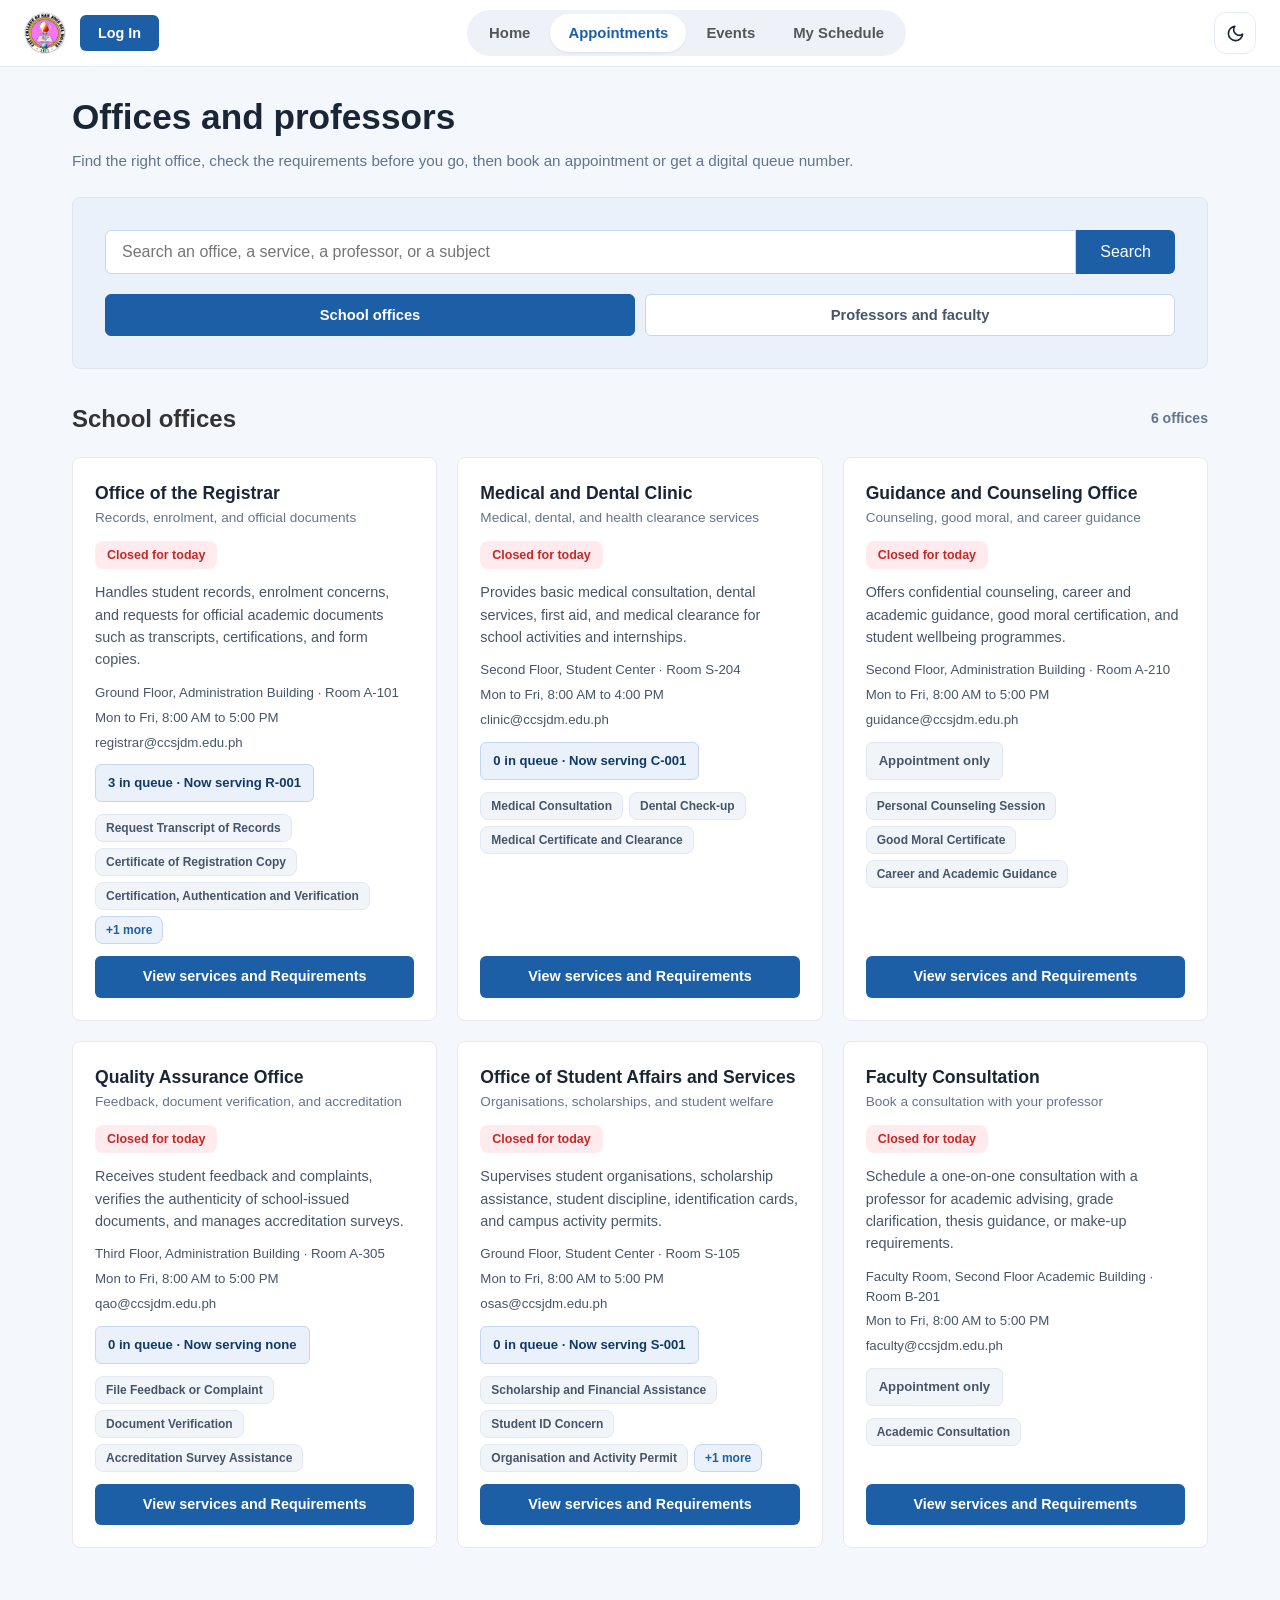
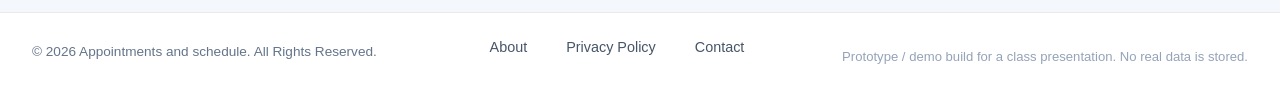
<file: services.html>
<!DOCTYPE html>
<html lang="en">
<head>
    <meta charset="UTF-8">
    <meta name="viewport" content="width=device-width, initial-scale=1.0">
    <title>Appointments | Appointments and schedule</title>
    <link rel="manifest" href="manifest.json">
    <meta name="theme-color" content="#1d5fa6">
    <link rel="stylesheet" href="style.css">
    <script>try{if(localStorage.getItem('ccsjdm_theme')==='dark')document.documentElement.setAttribute('data-theme','dark')}catch(e){}</script>
</head>
<body>

    <a class="skip-link" href="#mainContent">Skip to main content</a>

    <header class="navbar">
        <a class="nav-seal" href="https://ccsjdm.com" target="_blank" rel="noopener noreferrer" aria-label="Visit the City College of San Jose del Monte website">
            <img src="assets/ccsjdm-seal.jpeg" alt="City College of San Jose del Monte official seal">
        </a>

        <div class="nav-account" id="navAccount">
            <div class="nav-user-pill" id="navUserPill"></div>
            <div class="nav-menu" id="navMenu" role="menu" hidden></div>
        </div>

        <nav class="nav-links" id="navLinks" aria-label="Main navigation">
            <a href="index.html">Home</a>
            <a href="services.html">Appointments</a>
            <a href="events.html">Events</a>
            <a href="my-events.html">My Schedule</a>
            <div class="nav-drawer-section" id="navDrawerRole"></div>
            <div class="nav-drawer-theme">
                <span class="nav-drawer-theme-text">
                    <svg class="nav-icon" width="17" height="17" viewBox="0 0 24 24" aria-hidden="true" fill="none" stroke="currentColor" stroke-width="2" stroke-linecap="round" stroke-linejoin="round"><path d="M21 12.79A9 9 0 1 1 11.21 3 7 7 0 0 0 21 12.79z"></path></svg>
                    <span>Dark Mode</span>
                </span>
                <button type="button" class="nav-switch" id="themeToggleBtn" role="switch" aria-checked="false" aria-label="Dark mode">
                    <span class="nav-switch-knob" aria-hidden="true"></span>
                </button>
            </div>
            <div class="nav-drawer-section" id="navDrawerAuth"></div>
        </nav>

        <div class="nav-end">
            <button type="button" class="nav-moon" id="themeMoonBtn" aria-pressed="false" aria-label="Dark mode">
                <svg width="19" height="19" viewBox="0 0 24 24" aria-hidden="true" fill="none" stroke="currentColor" stroke-width="2" stroke-linecap="round" stroke-linejoin="round"><path d="M21 12.79A9 9 0 1 1 11.21 3 7 7 0 0 0 21 12.79z"></path></svg>
            </button>
            <button type="button" class="nav-toggle" id="navToggle" aria-label="Open menu" aria-expanded="false" aria-controls="navLinks">
                <span class="nav-toggle-bars" aria-hidden="true"><span></span><span></span><span></span></span>
            </button>
        </div>
    </header>

    <main class="container" id="mainContent">

        <div id="reminderBannerSlot"></div>
        <div class="user-greeting" id="userGreeting" hidden></div>

        <section class="page-heading">
            <h1>Offices and professors</h1>
            <p class="subtitle">Find the right office, check the requirements before you go, then book an appointment or get a digital queue number.</p>
        </section>

        <section class="search-filter-section">
            <div class="search-bar">
                <input type="search" id="serviceSearchInput" placeholder="Search an office, a service, a professor, or a subject" aria-label="Search services">
                <button type="button" id="serviceSearchBtn">Search</button>
            </div>

            <div class="directory-tabs" role="tablist" aria-label="Directory type">
                <button type="button" class="directory-tab active" data-directory="offices" role="tab" aria-selected="true" aria-controls="officePanel"> School offices</button>
                <button type="button" class="directory-tab" data-directory="faculty" role="tab" aria-selected="false" aria-controls="facultyPanel"> Professors and faculty</button>
            </div>
        </section>

        <section id="officePanel" role="tabpanel">
            <div class="section-header-flex">
                <h2>School offices</h2>
                <span class="result-count" id="officeResultCount"></span>
            </div>
            <div class="office-grid" id="officeGrid"></div>
        </section>

        <section id="facultyPanel" role="tabpanel" hidden>
            <div class="section-header-flex">
                <h2>Professors and faculty</h2>
                <div class="directory-filter-row">
                    <select id="departmentFilter" aria-label="Filter by department"></select>
                    <span class="result-count" id="facultyResultCount"></span>
                </div>
            </div>
            <div class="office-grid" id="facultyGrid"></div>
        </section>

    </main>

    <footer>
        <p>&copy; 2026 Appointments and schedule. All Rights Reserved.</p>
        <div class="footer-links">
            <a href="about.html">About</a>
            <a href="privacy.html">Privacy Policy</a>
            <a href="contact.html">Contact</a>
        </div>
        <p class="demo-note">Prototype / demo build for a class presentation. No real data is stored.</p>
    </footer>

    <script src="app.js"></script>
    <script src="services.js"></script>
</body>
</html>
</file>
<file: style.css>
:root {
    --color-primary: #1d5fa6;
    --color-primary-dark: #123a66;
    --color-primary-hover: #174c87;
    --color-primary-soft: #eaf1fa;
    --color-primary-border: #c5d7ee;
    --color-success: #2e7d32;
    --color-success-soft: #e8f5e9;
    --color-success-border: #c8e6c9;
    --color-warning: #ef6c00;
    --color-warning-alt: #ed6c02;
    --color-warning-soft: #fff3e0;
    --color-warning-soft-alt: #fff8e1;
    --color-danger: #c62828;
    --color-danger-soft: #ffebee;
    --color-danger-border: #ef9a9a;
    --color-info: #1976d2;
    --color-bg: #f4f7fc;
    --color-surface: #ffffff;
    --color-surface-alt: #f8fafc;
    --color-surface-muted: #f1f5f9;
    --color-on-primary: #ffffff;
    --color-text: #333333;
    --color-heading: #1a2536;
    --color-body: #475569;
    --color-muted: #64748b;
    --color-faint: #94a3b8;
    --color-border: #eaeaea;
    --color-border-soft: #e2e8f0;
    --color-border-strong: #d0d7de;
    --color-nav-link: #555555;
    --shadow-sm: 0 2px 10px rgba(0, 0, 0, 0.05);
    --shadow-md: 0 4px 12px rgba(0, 0, 0, 0.05);
    --shadow-lg: 0 10px 30px rgba(0, 0, 0, 0.15);
    --overlay: rgba(15, 23, 42, 0.55);
    --nav-bg: #ffffff;
    --nav-border: #e6ebf3;
    --nav-chip: #eef2f8;
    --nav-chip-hover: #e6ecf5;
    --nav-active-bg: #eaf1fb;
    --nav-track: #e8edf4;
    --nav-knob: #ffffff;
    --nav-shadow: 0 1px 2px rgba(15, 23, 42, 0.04), 0 8px 24px rgba(15, 23, 42, 0.06);
    --nav-icon: #64748b;
}

* {
    box-sizing: border-box;
    margin: 0;
    padding: 0;
    font-family: 'Segoe UI', Tahoma, Geneva, Verdana, sans-serif;
}

body {
    background-color: var(--color-bg);
    color: var(--color-text);
    display: flex;
    flex-direction: column;
    min-height: 100vh;
    font-size: clamp(0.9rem, 1vw + 0.5rem, 1rem);
    line-height: 1.5;
}

img {
    max-width: 100%;
}

[hidden] {
    display: none !important;
}

.container {
    width: 100%;
    max-width: 1200px;
    margin: 1.5rem auto;
    padding: 0 clamp(1rem, 3vw, 2rem);
    flex: 1;
}

.navbar {
    background-color: var(--nav-bg);
    display: flex;
    align-items: center;
    gap: 14px;
    padding: 10px clamp(0.85rem, 2.5vw, 1.5rem);
    position: sticky;
    top: 0;
    z-index: 1000;
    border-bottom: 1px solid var(--nav-border);
}

.nav-seal {
    display: flex;
    flex-shrink: 0;
    width: 42px;
    height: 42px;
    border-radius: 50%;
    overflow: hidden;
    border: 1px solid var(--nav-border);
    background: var(--nav-bg);
}

.nav-seal img {
    width: 100%;
    height: 100%;
    object-fit: cover;
    display: block;
}

.nav-seal:hover,
.nav-seal:focus-visible {
    border-color: var(--color-primary);
}

.nav-account {
    position: relative;
    flex-shrink: 0;
}

.nav-user-pill {
    display: flex;
    align-items: center;
    gap: 8px;
    padding: 5px 8px 5px 16px;
    border-radius: 999px;
    background: var(--nav-chip);
}

.nav-user-pill:empty {
    display: none;
}

.nav-user-pill--guest {
    padding: 0;
    background: none;
}

.nav-login-btn {
    padding: 9px 20px;
    border-radius: 10px;
    font-size: 0.92rem;
}

.nav-user-name {
    color: var(--color-heading);
    font-weight: 600;
    font-size: 0.9rem;
    white-space: nowrap;
    max-width: 12rem;
    overflow: hidden;
    text-overflow: ellipsis;
}

.nav-bell {
    position: relative;
    display: inline-flex;
    align-items: center;
    justify-content: center;
    width: 26px;
    height: 26px;
    padding: 0;
    border: none;
    background: none;
    border-radius: 50%;
    cursor: pointer;
    color: var(--nav-icon);
}

.nav-bell:hover,
.nav-bell:focus-visible {
    color: var(--color-primary);
}

.nav-bell-badge {
    position: absolute;
    top: -3px;
    right: -3px;
    min-width: 16px;
    height: 16px;
    padding: 0 4px;
    border-radius: 999px;
    background: var(--color-danger);
    color: var(--color-on-primary);
    font-size: 0.62rem;
    font-weight: 600;
    line-height: 16px;
    text-align: center;
}

.nav-bell-wrap {
    position: relative;
    display: inline-flex;
}

.nav-menu {
    position: absolute;
    top: calc(100% + 8px);
    left: 0;
    min-width: 208px;
    padding: 6px;
    border-radius: 12px;
    background: var(--nav-bg);
    border: 1px solid var(--nav-border);
    box-shadow: var(--nav-shadow);
    z-index: 120;
}

.nav-menu[hidden] {
    display: none;
}

.nav-menu a,
.nav-menu button {
    display: flex;
    align-items: center;
    gap: 10px;
    width: 100%;
    padding: 9px 10px;
    border: none;
    border-radius: 8px;
    background: none;
    color: var(--color-text);
    font-family: inherit;
    font-size: 0.9rem;
    font-weight: 600;
    text-align: left;
    text-decoration: none;
    cursor: pointer;
    white-space: nowrap;
}

.nav-menu a:visited {
    color: var(--color-text);
}

.nav-menu a:hover,
.nav-menu a:focus-visible,
.nav-menu button:hover,
.nav-menu button:focus-visible {
    background: var(--nav-chip);
    color: var(--color-primary);
}

.nav-drawer-role-link {
    color: var(--color-heading);
}

.nav-drawer-logout {
    display: flex;
    align-items: center;
    gap: 10px;
    width: 100%;
    padding: 12px 14px;
    border: none;
    border-radius: 10px;
    background: none;
    color: var(--color-danger);
    font-family: inherit;
    font-size: 1rem;
    font-weight: 600;
    text-align: left;
    text-decoration: none;
    cursor: pointer;
}

.nav-drawer-logout:visited {
    color: var(--color-danger);
}

.nav-drawer-logout:hover,
.nav-drawer-logout:focus-visible {
    background: var(--color-danger-soft);
    color: var(--color-danger);
}

.nav-icon {
    flex-shrink: 0;
}

.nav-links {
    display: flex;
    align-items: center;
    gap: 2px;
    margin: 0 auto;
    padding: 4px;
    border-radius: 999px;
    background: var(--nav-chip);
}

.nav-links > a,
.nav-links > .nav-current {
    display: block;
    padding: 8px 18px;
    border-radius: 999px;
    color: var(--color-nav-link);
    font-weight: 600;
    font-size: 0.93rem;
    text-decoration: none;
    white-space: nowrap;
}

.nav-links > a:visited {
    color: var(--color-nav-link);
}

.nav-links > a:hover,
.nav-links > a:focus-visible {
    color: var(--color-primary);
}

.nav-links > .nav-current {
    background: var(--nav-bg);
    color: var(--color-primary);
    box-shadow: 0 1px 2px rgba(15, 23, 42, 0.08);
}

/* Drawer-only rows: hidden in the desktop bar, shown once the menu collapses. */
.nav-drawer-section,
.nav-drawer-theme {
    display: none;
}

.nav-drawer-section:empty {
    display: none;
}

.nav-drawer-theme {
    align-items: center;
    justify-content: space-between;
    gap: 12px;
    margin-top: 12px;
    padding: 11px 14px;
    border-radius: 10px;
    background: var(--nav-chip);
}

.nav-drawer-theme-text {
    display: flex;
    align-items: center;
    gap: 10px;
    color: var(--color-heading);
    font-weight: 600;
    font-size: 0.93rem;
}

.nav-switch {
    position: relative;
    flex-shrink: 0;
    width: 42px;
    height: 24px;
    padding: 0;
    border: none;
    border-radius: 999px;
    background: var(--nav-track);
    cursor: pointer;
}

.nav-switch-knob {
    position: absolute;
    top: 3px;
    left: 3px;
    width: 18px;
    height: 18px;
    border-radius: 50%;
    background: var(--nav-knob);
    box-shadow: 0 1px 2px rgba(15, 23, 42, 0.25);
}

.nav-switch[aria-checked="true"] {
    background: var(--color-primary);
}

.nav-switch[aria-checked="true"] .nav-switch-knob {
    left: auto;
    right: 3px;
}

.nav-end {
    display: flex;
    align-items: center;
    gap: 8px;
    flex-shrink: 0;
}

.nav-moon {
    display: inline-flex;
    align-items: center;
    justify-content: center;
    width: 42px;
    height: 42px;
    padding: 0;
    border: 1px solid var(--nav-border);
    border-radius: 12px;
    background: var(--nav-bg);
    color: var(--color-heading);
    cursor: pointer;
}

.nav-moon:hover,
.nav-moon:focus-visible {
    background: var(--nav-chip);
    color: var(--color-primary);
}

.nav-moon[aria-pressed="true"] {
    background: var(--nav-chip);
    color: var(--color-primary);
    border-color: var(--color-primary-border);
}

.nav-toggle {
    display: none;
    align-items: center;
    justify-content: center;
    width: 42px;
    height: 42px;
    padding: 0;
    border: 1px solid var(--nav-border);
    border-radius: 12px;
    background: var(--nav-bg);
    color: var(--color-heading);
    cursor: pointer;
}

.nav-toggle:hover,
.nav-toggle:focus-visible {
    background: var(--nav-chip);
    color: var(--color-primary);
}

.nav-toggle-bars {
    display: flex;
    flex-direction: column;
    gap: 4px;
    width: 18px;
}

.nav-toggle-bars span {
    display: block;
    height: 2px;
    border-radius: 2px;
    background: currentColor;
}

a {
    color: var(--color-primary);
}

a:visited {
    color: var(--color-primary-dark);
}

.btn-primary:visited {
    color: var(--color-on-primary);
}

.btn-register:visited {
    color: white;
}

.search-filter-section {
    background: var(--color-primary-soft);
    padding: clamp(1rem, 2.5vw, 2rem);
    border-radius: 8px;
    margin-bottom: 2rem;
    border: 1px solid #e2e6ec;
}

.search-bar {
    display: flex;
    margin-bottom: 1.25rem;
    width: 100%;
}

.search-bar input {
    width: 100%;
    padding: 12px 16px;
    border: 1px solid var(--color-primary-border);
    border-radius: 6px 0 0 6px;
    font-size: 1rem;
    outline: none;
    background: var(--color-surface);
}

.search-bar input:focus {
    border-color: var(--color-primary);
}

.search-bar button {
    padding: 12px 24px;
    border: none;
    background-color: var(--color-primary);
    color: white;
    border-radius: 0 6px 6px 0;
    cursor: pointer;
    font-size: 1rem;
}

.search-bar button:hover {
    background-color: var(--color-primary-hover);
}

.filter-group {
    display: flex;
    flex-wrap: wrap;
    justify-content: space-between;
    align-items: center;
    gap: 15px;
}

.categories {
    display: flex;
    align-items: center;
    gap: 8px;
    flex-wrap: wrap;
}

.filter-label {
    font-weight: 600;
    color: var(--color-text);
    margin-right: 5px;
}

.chip {
    border: 1px solid var(--color-border-strong);
    background: var(--color-surface);
    padding: 6px 14px;
    border-radius: 8px;
    cursor: pointer;
    font-size: 0.875rem;
    font-weight: 600;
    color: var(--color-nav-link);
    white-space: nowrap;
}

.chip.active,
.chip:hover {
    background: var(--color-primary);
    color: white;
    border-color: var(--color-primary);
}

.dropdown-filters {
    display: flex;
    gap: 10px;
    flex-wrap: wrap;
}

.dropdown-filters select {
    padding: 8px 12px;
    border-radius: 6px;
    border: 1px solid var(--color-border-strong);
    font-size: 0.875rem;
    background: var(--color-surface);
    cursor: pointer;
}

.events-section h2 {
    margin-bottom: 1.25rem;
    color: var(--color-heading);
    font-size: clamp(1.25rem, 2vw + 0.5rem, 1.75rem);
}

.events-grid {
    display: grid;
    grid-template-columns: repeat(auto-fill, minmax(280px, 1fr));
    gap: clamp(15px, 2vw, 24px);
}

.event-card {
    background: var(--color-surface);
    border-radius: 8px;
    overflow: hidden;
    display: flex;
    flex-direction: column;
    border: 1px solid var(--color-border);
}

.event-card:hover {
    border: 1px solid #e2e6ec;
}

.event-card img {
    width: 100%;
    height: 160px;
    object-fit: cover;
}

.card-body {
    padding: 16px;
    display: flex;
    flex-direction: column;
    flex: 1;
}

.event-category-badge {
    display: inline-block;
    padding: 4px 10px;
    border-radius: 8px;
    font-size: 0.75rem;
    font-weight: 600;
    margin-bottom: 8px;
    width: fit-content;
}

.event-category-badge.seminar {
    background: #e3f2fd;
    color: var(--color-info);
}

.event-category-badge.workshop {
    background: var(--color-success-soft);
    color: var(--color-success);
}

.event-category-badge.culture {
    background: #fce4ec;
    color: #c2185b;
}

.event-category-badge.sports {
    background: var(--color-warning-soft);
    color: var(--color-warning);
}

.card-title {
    font-size: 1.1rem;
    font-weight: 600;
    margin-bottom: 8px;
    color: var(--color-heading);
}

.card-info {
    font-size: 0.85rem;
    color: var(--color-muted);
    margin-bottom: 4px;
}

.card-desc {
    font-size: 0.875rem;
    color: var(--color-body);
    margin: 10px 0;
    flex: 1;
    line-height: 1.4;
    display: -webkit-box;
    -webkit-line-clamp: 2;
    -webkit-box-orient: vertical;
    overflow: hidden;
}

.card-footer-info {
    display: flex;
    justify-content: space-between;
    align-items: center;
    margin-bottom: 12px;
    font-size: 0.8rem;
}

.slots-badge {
    padding: 3px 8px;
    border-radius: 4px;
    font-weight: 600;
}

.slots-badge.available {
    background: var(--color-success-soft);
    color: var(--color-success);
}

.slots-badge.full {
    background: var(--color-danger-soft);
    color: var(--color-danger);
}

.event-code-badge {
    display: inline-block;
    background: var(--color-primary-soft);
    color: #0d52bf;
    border: 1px solid var(--color-primary-border);
    padding: 4px 10px;
    border-radius: 6px;
    font-size: 0.8rem;
    margin-bottom: 10px;
    width: fit-content;
}

.btn-register {
    background-color: var(--color-primary);
    color: white;
    text-align: center;
    padding: 10px;
    border-radius: 6px;
    text-decoration: none;
    font-weight: 600;
    font-size: 0.9rem;
    margin-top: auto;
    border: none;
    cursor: pointer;
    display: block;
}

.btn-register:hover {
    background-color: var(--color-primary-hover);
}

.btn-register.btn-success,
.btn-register.btn-success:hover {
    background-color: var(--color-success);
    cursor: default;
}

.btn-register.btn-disabled,
.btn-register.btn-disabled:hover {
    background-color: #b0bec5;
    cursor: not-allowed;
}

.btn-primary {
    background-color: var(--color-primary);
    color: var(--color-on-primary);
    border: none;
    padding: 10px 18px;
    border-radius: 6px;
    font-weight: 600;
    font-size: 0.9rem;
    cursor: pointer;
    text-decoration: none;
    display: inline-block;
    text-align: center;
}

.btn-primary:hover {
    background-color: var(--color-primary-hover);
}

.btn-secondary {
    background-color: #f1f3f4;
    color: var(--color-text);
    padding: 8px 16px;
    border-radius: 6px;
    text-decoration: none;
    font-weight: 600;
    font-size: 0.9rem;
    border: 1px solid var(--color-border-strong);
    display: inline-block;
    cursor: pointer;
    text-align: center;
}

.btn-secondary:hover {
    background-color: #e4e6e8;
}

.btn-block {
    display: block;
    width: 100%;
}

.btn-danger-outline {
    background: transparent;
    color: var(--color-danger);
    border: 1px solid var(--color-danger);
    padding: 6px 12px;
    border-radius: 6px;
    cursor: pointer;
    font-size: 0.8rem;
    font-weight: 600;
}

.btn-danger-outline:hover {
    background: var(--color-danger-soft);
}

.btn-sm {
    padding: 6px 12px;
    font-size: 0.8rem;
}

.btn-xs {
    padding: 4px 8px;
    font-size: 0.75rem;
    border-radius: 4px;
    border: none;
    cursor: pointer;
    font-weight: 600;
}

.btn-success {
    background: var(--color-success);
    color: white;
}

.btn-warning {
    background: var(--color-warning-alt);
    color: white;
}

.btn-danger {
    background: var(--color-danger);
    color: white;
}

.btn-outline-primary {
    background: transparent;
    color: var(--color-primary);
    border: 1px solid var(--color-primary);
    padding: 8px 16px;
    border-radius: 6px;
    font-weight: 600;
    cursor: pointer;
}

.btn-outline-primary:hover {
    background: var(--color-primary-soft);
}

.back-link-container {
    margin-bottom: 1.5rem;
}

.loading-text {
    padding: 2rem;
    text-align: center;
    color: var(--color-muted);
}

.event-details-wrapper {
    background: var(--color-surface);
    border-radius: 8px;
    overflow: hidden;
    border: 1px solid var(--color-border);
}

.event-detail-image {
    width: 100%;
    height: 320px;
    object-fit: cover;
}

.event-detail-content {
    padding: clamp(1.5rem, 3vw, 2.5rem);
}

.event-meta-top {
    display: flex;
    justify-content: space-between;
    align-items: center;
    margin-bottom: 12px;
    flex-wrap: wrap;
    gap: 10px;
}

.slots-indicator {
    font-weight: 600;
    font-size: 0.9rem;
    color: var(--color-nav-link);
}

.event-title {
    font-size: clamp(1.5rem, 2.5vw, 2.2rem);
    font-weight: 600;
    color: var(--color-heading);
    margin-bottom: 6px;
}

.event-organizer-big {
    font-size: 1rem;
    color: var(--color-muted);
    margin-bottom: 2rem;
}

.event-details-grid {
    display: grid;
    grid-template-columns: repeat(auto-fit, minmax(240px, 1fr));
    gap: 20px;
    margin-bottom: 2rem;
}

.detail-item {
    display: flex;
    gap: 12px;
    align-items: flex-start;
    background: var(--color-surface-alt);
    padding: 12px 16px;
    border-radius: 6px;
    border: 1px solid var(--color-border-soft);
}

.detail-icon {
    font-size: 1.5rem;
}

.detail-item h3 {
    font-size: 0.8rem;
    color: var(--color-muted);
    margin-bottom: 2px;
}

.detail-item p {
    font-size: 0.95rem;
    font-weight: 600;
    color: var(--color-heading);
}

.section-divider {
    height: 1px;
    background: var(--color-border-soft);
    margin: 2rem 0;
}

.event-description-full {
    font-size: 1.05rem;
    line-height: 1.7;
    color: var(--color-body);
}

.requirements-list {
    list-style: none;
    padding-left: 0;
    display: grid;
    gap: 8px;
}

.requirements-list li {
    background: var(--color-surface-muted);
    padding: 10px 16px;
    border-radius: 6px;
    font-weight: 600;
    color: var(--color-body);
}

.reminder-box {
    background: #fffbeb;
    border-left: 4px solid #f59e0b;
    padding: 16px;
    border-radius: 0 6px 6px 0;
    margin-top: 1.5rem;
}

.reminder-box h4 {
    color: #b45309;
    margin-bottom: 6px;
}

.reminder-box p {
    color: #78350f;
    font-size: 0.95rem;
}

.event-action-footer {
    margin-top: 2rem;
}

.btn-register-large {
    background-color: var(--color-primary);
    color: white;
    border: none;
    width: 100%;
    padding: 16px;
    font-size: 1.1rem;
    font-weight: 600;
    border-radius: 6px;
    cursor: pointer;
    text-align: center;
}

.btn-register-large:hover {
    background-color: var(--color-primary-hover);
}

.btn-register-large:disabled {
    background-color: #b0bec5;
    cursor: not-allowed;
}

.registered-success-box {
    background: var(--color-success-soft);
    border: 1px solid var(--color-success-border);
    padding: 20px;
    border-radius: 6px;
    text-align: center;
}

.registered-success-box h3 {
    color: var(--color-success);
    margin-bottom: 8px;
}

.registered-success-box .qr-preview {
    margin: 12px auto;
}

.registered-success-box .btn-secondary {
    margin-top: 8px;
}

.highlight-code {
    background: var(--color-surface);
    padding: 4px 10px;
    border-radius: 4px;
    border: 1px dashed var(--color-success);
    font-weight: 600;
    color: #1b5e20;
}

.qr-preview {
    display: block;
    width: 120px;
    height: 120px;
    margin: 10px auto 0;
    border: 1px solid var(--color-border-soft);
    border-radius: 6px;
    background: var(--color-surface);
    padding: 6px;
}

.dashboard-header {
    display: flex;
    justify-content: space-between;
    align-items: center;
    margin-bottom: 2rem;
    flex-wrap: wrap;
    gap: 15px;
}

.subtitle {
    color: var(--color-muted);
    font-size: 0.95rem;
}

.student-profile-summary {
    display: flex;
    gap: 10px;
    align-items: center;
    flex-wrap: wrap;
}

.badge-user,
.badge-course {
    background: var(--color-primary-soft);
    color: var(--color-primary);
    padding: 6px 12px;
    border-radius: 8px;
    font-weight: 600;
    font-size: 0.85rem;
    border: 1px solid var(--color-primary-border);
}

.tabs-container {
    display: flex;
    gap: 10px;
    margin-bottom: 1.5rem;
    border-bottom: 2px solid var(--color-border-soft);
    padding-bottom: 10px;
    flex-wrap: wrap;
}

.tab-btn {
    background: transparent;
    border: none;
    padding: 10px 20px;
    font-size: 1rem;
    font-weight: 600;
    color: var(--color-muted);
    cursor: pointer;
    border-radius: 6px;
}

.tab-btn.active {
    background: var(--color-primary);
    color: white;
}

.tab-content {
    display: none;
}

.tab-content.active {
    display: block;
}

.status-pill {
    display: inline-block;
    padding: 4px 10px;
    border-radius: 8px;
    font-size: 0.75rem;
    font-weight: 600;
}

.status-pill.pending {
    background: var(--color-warning-soft);
    color: var(--color-warning);
}

.status-pill.attended {
    background: var(--color-success-soft);
    color: var(--color-success);
}

.status-pill.late {
    background: var(--color-warning-soft-alt);
    color: #f57f17;
}

.status-pill.absent {
    background: var(--color-danger-soft);
    color: var(--color-danger);
}

.status-pill.excused {
    background: #e3f2fd;
    color: #1565c0;
}

.status-pill.active {
    background: #e3f2fd;
    color: var(--color-info);
}

.qr-container-mini {
    display: flex;
    align-items: center;
    gap: 10px;
    background: var(--color-surface-alt);
    padding: 8px 12px;
    border-radius: 6px;
    margin: 12px 0;
    border: 1px solid var(--color-border-soft);
}

.qr-container-mini img {
    width: 48px;
    height: 48px;
    object-fit: contain;
}

.qr-hint {
    font-size: 0.75rem;
    color: var(--color-muted);
}

.card-actions-row {
    display: flex;
    gap: 10px;
    margin-top: auto;
}

.empty-state {
    grid-column: 1 / -1;
    background: var(--color-surface);
    border: 1px dashed var(--color-border-strong);
    border-radius: 8px;
    padding: 3rem 2rem;
    text-align: center;
}

.empty-state h3 {
    color: var(--color-heading);
    margin-bottom: 6px;
}

.empty-state p {
    color: var(--color-muted);
    margin-bottom: 16px;
}

.no-events {
    grid-column: 1 / -1;
    text-align: center;
    color: var(--color-muted);
    background: var(--color-surface);
    border: 1px dashed var(--color-border-strong);
    border-radius: 8px;
    padding: 2rem;
}

.error-state {
    padding: 3rem 2rem;
    text-align: center;
}

.error-state h3 {
    color: var(--color-danger);
    margin-bottom: 6px;
}

.error-state p {
    color: var(--color-muted);
    margin-bottom: 16px;
}

.table-responsive {
    width: 100%;
    overflow-x: auto;
    background: var(--color-surface);
    border-radius: 6px;
    border: 1px solid var(--color-border);
}

.attendance-table {
    width: 100%;
    border-collapse: collapse;
    text-align: left;
    font-size: 0.9rem;
}

.attendance-table th,
.attendance-table td {
    padding: 14px 16px;
    border-bottom: 1px solid var(--color-border);
}

.attendance-table th {
    background: var(--color-surface-alt);
    font-weight: 600;
    color: var(--color-heading);
    font-size: 0.75rem;
    letter-spacing: 0.5px;
}

.attendance-table tr:hover {
    background: #fdfdfd;
}

.text-center {
    text-align: center;
}

.stats-grid {
    display: grid;
    grid-template-columns: repeat(auto-fit, minmax(220px, 1fr));
    gap: 20px;
    margin-bottom: 2.5rem;
}

.stat-card {
    background: var(--color-surface);
    padding: 20px;
    border-radius: 8px;
    display: flex;
    align-items: center;
    gap: 16px;
    border: 1px solid var(--color-border);
}

.stat-info h3 {
    font-size: 1.6rem;
    font-weight: 600;
    color: var(--color-heading);
}

.stat-info p {
    font-size: 0.85rem;
    color: var(--color-muted);
    font-weight: 600;
}

.section-header-flex {
    display: flex;
    justify-content: space-between;
    align-items: center;
    margin-bottom: 1.25rem;
    flex-wrap: wrap;
    gap: 10px;
}

.search-bar-small input {
    padding: 8px 14px;
    border: 1px solid var(--color-border-strong);
    border-radius: 6px;
    font-size: 0.9rem;
    width: 240px;
    max-width: 100%;
}

.filter-dropdown-group select {
    padding: 8px 14px;
    border-radius: 6px;
    border: 1px solid var(--color-border-strong);
    font-size: 0.9rem;
    background: var(--color-surface);
    cursor: pointer;
}

.registrants-section {
    margin-top: 2.5rem;
}

.officer-actions-top {
    display: flex;
    align-items: center;
    gap: 10px;
    flex-wrap: wrap;
}

.login-gate {
    display: flex;
    justify-content: center;
    align-items: flex-start;
    padding: 3rem 0;
}

.login-card {
    background: var(--color-surface);
    border: 1px solid var(--color-border);
    border-radius: 8px;
    padding: 2.5rem;
    width: 100%;
    max-width: 420px;
    text-align: center;
}

.login-card h2 {
    color: var(--color-heading);
    margin-bottom: 8px;
}

.login-card-text {
    color: var(--color-muted);
    font-size: 0.9rem;
    margin-bottom: 1.5rem;
}

.login-card .btn-primary.btn-block {
    padding: 13px;
    font-size: 1rem;
}

.login-card .btn-secondary.btn-block {
    margin-top: 12px;
}

.desktop-only-notice {
    display: none;
    flex-direction: column;
    justify-content: center;
    align-items: center;
    text-align: center;
    background: var(--color-surface);
    border: 1px dashed var(--color-border-strong);
    border-radius: 8px;
    padding: 4rem 2rem;
    gap: 10px;
    max-width: 560px;
    margin: 3rem auto;
}

.desktop-only-notice h2 {
    color: var(--color-heading);
}

.desktop-only-notice p {
    color: var(--color-muted);
    margin-bottom: 10px;
}

.form-error {
    background: var(--color-danger-soft);
    border: 1px solid var(--color-danger-border);
    color: var(--color-danger);
    padding: 10px 14px;
    border-radius: 6px;
    font-size: 0.85rem;
    font-weight: 600;
    margin: 8px 0;
    text-align: left;
}

.field-error {
    color: var(--color-danger);
    font-size: 0.78rem;
    font-weight: 600;
}

.input-error {
    border-color: var(--color-danger) !important;
    background: #fff8f8;
}

.checkin-hero {
    background: var(--color-primary-soft);
    padding: 2rem;
    border-radius: 8px;
    margin-bottom: 2rem;
    display: flex;
    justify-content: space-between;
    align-items: center;
    flex-wrap: wrap;
    gap: 20px;
}

.checkin-event-selector select {
    padding: 10px 16px;
    border-radius: 6px;
    border: 1px solid var(--color-primary);
    font-size: 1rem;
    background: var(--color-surface);
    font-weight: 600;
    cursor: pointer;
    margin-top: 6px;
}

.checkin-grid {
    display: grid;
    grid-template-columns: 1fr 1fr;
    gap: 2rem;
}

.card {
    background: var(--color-surface);
    padding: 24px;
    border-radius: 8px;
    border: 1px solid var(--color-border);
}

.card h3 {
    margin-bottom: 1.25rem;
    color: var(--color-heading);
}

.input-tabs {
    display: flex;
    gap: 10px;
    margin-bottom: 1.5rem;
}

.checkin-tab-btn {
    flex: 1;
    padding: 10px;
    border: 1px solid var(--color-border-strong);
    background: var(--color-surface-alt);
    border-radius: 6px;
    font-weight: 600;
    cursor: pointer;
}

.checkin-tab-btn.active {
    background: var(--color-primary);
    color: white;
    border-color: var(--color-primary);
}

.input-with-button {
    display: flex;
    gap: 8px;
    margin-top: 8px;
}

.input-with-button input {
    flex: 1;
    padding: 12px;
    border: 1px solid var(--color-border-strong);
    border-radius: 6px;
    font-size: 1rem;
}

.qr-scanner-box {
    margin-top: 1.5rem;
    border: 2px dashed var(--color-border-strong);
    border-radius: 6px;
    padding: 20px;
    text-align: center;
    background: var(--color-surface-alt);
}

.scanner-viewfinder {
    position: relative;
    padding: 30px;
    margin-bottom: 12px;
    overflow: hidden;
}

.scanner-viewfinder p {
    color: var(--color-muted);
    font-size: 0.85rem;
}

.scanner-icon {
    font-size: 2.5rem;
}

.scan-line {
    position: absolute;
    top: 0;
    left: 20%;
    right: 20%;
    height: 2px;
    background: var(--color-primary);
}

.manual-results-container {
    display: grid;
    gap: 8px;
    margin-top: 12px;
}

.search-result-item {
    display: flex;
    justify-content: space-between;
    align-items: center;
    gap: 10px;
    background: var(--color-surface-alt);
    border: 1px solid var(--color-border-soft);
    border-radius: 6px;
    padding: 10px 14px;
    font-size: 0.9rem;
}

.search-result-item small {
    color: var(--color-muted);
}

.checkin-feedback-box {
    margin-top: 1.5rem;
    background: var(--color-success-soft);
    border: 1px solid var(--color-success-border);
    padding: 16px;
    border-radius: 6px;
    display: flex;
    align-items: center;
    gap: 16px;
}

.checkin-feedback-box.warning {
    background: var(--color-warning-soft-alt);
    border-color: #ffe082;
}

.checkin-feedback-box.warning .feedback-details h4 {
    color: var(--color-warning);
}

.checkin-feedback-box.warning .feedback-details p {
    color: #78350f;
}

.feedback-icon {
    font-size: 2rem;
}

.feedback-details h4 {
    color: var(--color-success);
    margin-bottom: 2px;
}

.feedback-details p {
    font-size: 0.9rem;
    color: #1b5e20;
}

.feedback-time {
    font-size: 0.75rem;
    color: var(--color-muted);
}

.live-counter-display {
    display: grid;
    grid-template-columns: repeat(2, 1fr);
    gap: 12px;
    margin-bottom: 1.5rem;
}

.counter-item {
    padding: 16px;
    border-radius: 6px;
    text-align: center;
}

.counter-item.registered {
    background: #e3f2fd;
    color: var(--color-info);
}

.counter-item.attended {
    background: var(--color-success-soft);
    color: var(--color-success);
}

.counter-item.late {
    background: var(--color-warning-soft-alt);
    color: #f57f17;
}

.counter-item.absent {
    background: var(--color-danger-soft);
    color: var(--color-danger);
}

.counter-num {
    display: block;
    font-size: 1.8rem;
    font-weight: 600;
}

.counter-label {
    font-size: 0.75rem;
    font-weight: 600;
}

.progress-bar-container {
    height: 12px;
    background: var(--color-border-soft);
    border-radius: 6px;
    overflow: hidden;
    margin-bottom: 8px;
}

.progress-bar-fill {
    height: 100%;
    width: 0;
    background: var(--color-success);
}

.progress-percentage-text {
    font-size: 0.85rem;
    color: var(--color-muted);
    margin-bottom: 1.5rem;
}

.quick-walkin-box {
    background: var(--color-surface-alt);
    padding: 16px;
    border-radius: 6px;
    border: 1px solid var(--color-border-soft);
}

.quick-walkin-box h4 {
    margin-bottom: 4px;
    color: var(--color-heading);
}

.quick-walkin-box p {
    font-size: 0.85rem;
    color: var(--color-muted);
    margin-bottom: 12px;
}

.event-attendees-section {
    margin-top: 2rem;
}

.event-attendees-section h3 {
    margin-bottom: 1rem;
    color: var(--color-heading);
}

.table-action-btns {
    display: flex;
    gap: 6px;
    flex-wrap: wrap;
}

.status-select {
    padding: 6px 10px;
    border-radius: 6px;
    border: 1px solid var(--color-border-strong);
    font-size: 0.85rem;
    background: var(--color-surface);
    cursor: pointer;
}

.modal {
    position: fixed;
    top: 0;
    left: 0;
    width: 100%;
    height: 100%;
    background: rgba(0, 0, 0, 0.5);
    display: flex;
    justify-content: center;
    align-items: center;
    z-index: 2000;
    padding: 1rem;
}

.modal-content {
    background: var(--color-surface);
    padding: 2rem;
    border-radius: 8px;
    width: 100%;
    max-width: 480px;
    max-height: 90vh;
    overflow-y: auto;
    box-shadow: 0 8px 24px rgba(15, 23, 42, 0.16);
    text-align: center;
    position: relative;
}

.modal-large {
    max-width: 680px;
    text-align: left;
}

.modal-header {
    display: flex;
    justify-content: space-between;
    align-items: center;
    margin-bottom: 1.25rem;
}

.modal-header h2 {
    color: var(--color-heading);
    font-size: 1.3rem;
}

.close-btn {
    background: none;
    border: none;
    font-size: 1.5rem;
    cursor: pointer;
    color: var(--color-muted);
    line-height: 1;
}

.close-btn:hover {
    color: var(--color-danger);
}

.success-icon {
    font-size: 3rem;
    margin-bottom: 10px;
}

.code-display-box {
    background: var(--color-surface-alt);
    border: 1px dashed var(--color-border-strong);
    padding: 12px;
    border-radius: 6px;
    margin: 15px 0;
}

.label-small {
    font-size: 0.75rem;
    letter-spacing: 0.5px;
    color: var(--color-muted);
    font-weight: 600;
}

.code-text {
    font-size: 1.4rem;
    color: var(--color-primary);
    display: block;
    margin-top: 4px;
}

.modal-instruction {
    font-size: 0.85rem;
    color: var(--color-muted);
    margin-bottom: 20px;
}

.form-grid {
    display: grid;
    grid-template-columns: repeat(auto-fit, minmax(260px, 1fr));
    gap: 15px;
}

.form-group {
    display: flex;
    flex-direction: column;
    gap: 6px;
    text-align: left;
    margin-bottom: 12px;
}

.form-group.full-width {
    grid-column: 1 / -1;
}

.form-group label {
    font-weight: 600;
    font-size: 0.85rem;
    color: var(--color-body);
}

.form-group input,
.form-group select,
.form-group textarea {
    padding: 10px;
    border: 1px solid var(--color-border-strong);
    border-radius: 6px;
    font-size: 0.95rem;
    font-family: inherit;
}

.form-group input:focus,
.form-group select:focus,
.form-group textarea:focus {
    outline: none;
    border-color: var(--color-primary);
}

.modal-actions {
    display: flex;
    gap: 10px;
    justify-content: flex-end;
    margin-top: 15px;
    flex-wrap: wrap;
}

.notification-toast {
    position: fixed;
    bottom: 20px;
    right: 20px;
    padding: 12px 20px;
    border-radius: 6px;
    color: var(--color-on-primary);
    z-index: 3000;
    box-shadow: 0 8px 24px rgba(15, 23, 42, 0.16);
    font-size: 0.9rem;
    font-weight: 600;
    max-width: 320px;
    opacity: 0;
}

.notification-toast.show {
    opacity: 1;
}

.notification-toast.success {
    background-color: var(--color-success);
}

.notification-toast.error {
    background-color: var(--color-danger);
}

.notification-toast.warning {
    background-color: var(--color-warning-alt);
}

.notification-toast.info {
    background-color: var(--color-info);
}

.hero {
    background: var(--color-primary);
    color: var(--color-on-primary);
    padding: clamp(2.5rem, 6vw, 4.5rem) clamp(1rem, 3vw, 2rem);
}

.hero-inner {
    max-width: 1200px;
    margin: 0 auto;
    display: grid;
    grid-template-columns: 1.3fr 1fr;
    gap: clamp(1.5rem, 4vw, 3rem);
    align-items: center;
}

.hero-text h1 {
    font-size: clamp(1.8rem, 4vw, 3rem);
    line-height: 1.15;
    margin-bottom: 14px;
}

.hero-lead {
    font-size: clamp(0.95rem, 1.2vw, 1.1rem);
    line-height: 1.65;
    color: #e8f0fe;
    margin-bottom: 1.75rem;
    max-width: 60ch;
}

.hero-actions {
    display: flex;
    gap: 12px;
    flex-wrap: wrap;
}

.btn-hero {
    padding: 13px 26px;
    font-size: 1rem;
}

.hero-actions .btn-primary {
    background: var(--color-surface);
    color: var(--color-primary-dark);
}

.hero-actions .btn-primary:hover {
    background: #e8f0fe;
}

.hero-actions .btn-secondary {
    background: transparent;
    color: var(--color-on-primary);
    border-color: rgba(255, 255, 255, 0.7);
}

.hero-actions .btn-secondary:hover {
    background: rgba(255, 255, 255, 0.15);
}

.hero-note {
    margin-top: 1rem;
    font-size: 0.85rem;
    color: #e8f0fe;
}

.hero-brand {
    display: flex;
    justify-content: center;
}

.hero-brand img {
    width: 100%;
    max-width: 380px;
    background: var(--color-surface);
    border-radius: 8px;
    padding: 18px;
    border: 1px solid #e2e6ec;
}

.home-section {
    margin-bottom: 3rem;
}

.home-section h2 {
    font-size: clamp(1.3rem, 2vw + 0.5rem, 1.9rem);
    color: var(--color-heading);
    margin-bottom: 10px;
}

.section-lead {
    color: var(--color-body);
    max-width: 85ch;
    line-height: 1.7;
    margin-bottom: 1.75rem;
}

.purpose-grid {
    display: grid;
    grid-template-columns: repeat(auto-fit, minmax(260px, 1fr));
    gap: 20px;
}

.purpose-card {
    background: var(--color-surface);
    border: 1px solid var(--color-border);
    border-radius: 8px;
    padding: 24px;
}

.purpose-icon {
    font-size: 2rem;
    margin-bottom: 10px;
}

.purpose-card h3 {
    color: var(--color-heading);
    margin-bottom: 8px;
}

.purpose-card p {
    color: var(--color-body);
    font-size: 0.93rem;
    line-height: 1.6;
}

.steps-list {
    list-style: none;
    display: grid;
    grid-template-columns: repeat(auto-fit, minmax(260px, 1fr));
    gap: 18px;
    padding: 0;
}

.steps-list li {
    display: flex;
    gap: 14px;
    align-items: flex-start;
    background: var(--color-surface);
    border: 1px solid var(--color-border);
    border-left: 4px solid var(--color-primary);
    border-radius: 6px;
    padding: 18px;
}

.step-num {
    flex-shrink: 0;
    width: 32px;
    height: 32px;
    border-radius: 50%;
    background: var(--color-primary);
    color: var(--color-on-primary);
    display: flex;
    align-items: center;
    justify-content: center;
    font-weight: 600;
}

.steps-list h4 {
    color: var(--color-heading);
    margin-bottom: 4px;
}

.steps-list p {
    color: var(--color-body);
    font-size: 0.9rem;
    line-height: 1.55;
}

.home-cta {
    margin-top: 1.5rem;
    text-align: center;
}

.info-split {
    display: grid;
    grid-template-columns: 1.5fr 1fr;
    gap: clamp(1.5rem, 4vw, 3rem);
    align-items: center;
    background: var(--color-primary-soft);
    border-radius: 8px;
    padding: clamp(1.5rem, 3vw, 2.5rem);
    margin-bottom: 3rem;
}

.info-split-text h2 {
    color: var(--color-primary-dark);
    margin-bottom: 12px;
}

.info-split-text p {
    color: var(--color-body);
    line-height: 1.7;
    margin-bottom: 12px;
}

.info-note {
    font-size: 0.85rem;
    color: var(--color-muted);
}

.info-split-seal {
    text-align: center;
}

.info-split-seal img {
    width: 100%;
    max-width: 190px;
    border-radius: 50%;
    background: var(--color-surface);
    padding: 8px;
    border: 1px solid #e2e6ec;
}

.info-split-seal p {
    margin-top: 10px;
    font-size: 0.8rem;
    font-weight: 600;
    letter-spacing: 1px;
    color: var(--color-primary-dark);
}

.page-heading {
    margin-bottom: 1.5rem;
}

.page-heading h1 {
    font-size: clamp(1.5rem, 3vw, 2.2rem);
    color: var(--color-heading);
    margin-bottom: 6px;
}

.result-count {
    font-size: 0.88rem;
    color: var(--color-muted);
    font-weight: 600;
}

.checkin-toolbar {
    display: flex;
    justify-content: space-between;
    align-items: center;
    gap: 12px;
    flex-wrap: wrap;
    margin-bottom: 1.5rem;
}

.checkin-toolbar-right {
    display: flex;
    align-items: center;
    gap: 10px;
}

@media (max-width: 860px) {
    .hero-inner,
    .info-split {
        grid-template-columns: 1fr;
    }

    .hero-brand {
        order: -1;
    }

    .hero-brand img {
        max-width: 300px;
    }

}

.auth-modal {
    background: rgba(15, 23, 42, 0.55);
}

body.modal-open {
    overflow: hidden;
}

.auth-choice-content {
    max-width: 420px;
    position: relative;
    padding-top: 2.25rem;
}

.auth-close {
    position: absolute;
    top: 12px;
    right: 14px;
}

.auth-choice-content h2 {
    color: var(--color-heading);
    margin-bottom: 6px;
}

.auth-choice-text {
    color: var(--color-muted);
    font-size: 0.9rem;
    margin-bottom: 1.5rem;
}

.auth-choice-buttons {
    display: grid;
    gap: 12px;
}

.auth-choice-btn {
    display: grid;
    gap: 2px;
    text-align: left;
    background: var(--color-surface);
    border: 1px solid var(--color-border-strong);
    border-radius: 6px;
    padding: 16px 18px 16px 56px;
    cursor: pointer;
    position: relative;
}

.auth-choice-btn:hover {
    border-color: var(--color-primary);
    background: #f5f9ff;
}

.auth-choice-label {
    font-weight: 600;
    color: var(--color-heading);
    font-size: 1rem;
}

.auth-choice-sub {
    font-size: 0.8rem;
    color: var(--color-muted);
}

.directory-tabs {
    display: flex;
    gap: 10px;
    flex-wrap: wrap;
}

.directory-tab {
    flex: 1;
    min-width: 200px;
    padding: 12px 18px;
    border: 1px solid var(--color-primary-border);
    background: var(--color-surface);
    border-radius: 6px;
    font-weight: 600;
    font-size: 0.92rem;
    color: var(--color-body);
    cursor: pointer;
}

.directory-tab:hover {
    border-color: var(--color-primary);
    color: var(--color-primary);
}

.directory-tab.active {
    background: var(--color-primary);
    border-color: var(--color-primary);
    color: var(--color-on-primary);
}

.directory-filter-row {
    display: flex;
    align-items: center;
    gap: 12px;
    flex-wrap: wrap;
}

.directory-filter-row select {
    padding: 8px 14px;
    border-radius: 6px;
    border: 1px solid var(--color-border-strong);
    font-size: 0.9rem;
    background: var(--color-surface);
    cursor: pointer;
}

.office-grid {
    display: grid;
    grid-template-columns: repeat(auto-fill, minmax(320px, 1fr));
    gap: 20px;
    margin-bottom: 2.5rem;
}

.office-card,
.faculty-card {
    background: var(--color-surface);
    border: 1px solid var(--color-border);
    border-radius: 8px;
    padding: 22px;
    display: flex;
    flex-direction: column;
    gap: 12px;
}

.office-card:hover,
.faculty-card:hover {
    border: 1px solid #e2e6ec;
}

.office-card-head,
.faculty-head {
    display: flex;
    gap: 14px;
    align-items: flex-start;
}

.faculty-avatar {
    width: 48px;
    height: 48px;
    border-radius: 50%;
    background: var(--color-primary);
    color: var(--color-on-primary);
    display: flex;
    align-items: center;
    justify-content: center;
    font-weight: 600;
    font-size: 1.05rem;
    flex-shrink: 0;
}

.office-card-head h3,
.faculty-head h3 {
    color: var(--color-heading);
    font-size: 1.1rem;
    margin-bottom: 2px;
}

.office-tagline,
.faculty-position {
    font-size: 0.85rem;
    color: var(--color-muted);
}

.faculty-department {
    font-size: 0.8rem;
    color: var(--color-faint);
}

.office-status {
    width: fit-content;
    font-size: 0.78rem;
    font-weight: 600;
    padding: 5px 12px;
    border-radius: 8px;
}

.office-status.open {
    background: var(--color-success-soft);
    color: var(--color-success);
}

.office-status.closed {
    background: var(--color-danger-soft);
    color: var(--color-danger);
}

.office-status.break {
    background: var(--color-warning-soft-alt);
    color: var(--color-warning);
}

.office-desc {
    font-size: 0.9rem;
    color: var(--color-body);
    line-height: 1.55;
}

.office-meta {
    list-style: none;
    padding: 0;
    display: grid;
    gap: 5px;
}

.office-meta li {
    font-size: 0.83rem;
    color: var(--color-body);
}

.office-queue-chip {
    background: var(--color-primary-soft);
    color: var(--color-primary-dark);
    border: 1px solid var(--color-primary-border);
    border-radius: 6px;
    padding: 8px 12px;
    font-size: 0.82rem;
    font-weight: 600;
    width: fit-content;
}

.office-queue-chip.muted {
    background: var(--color-surface-muted);
    color: var(--color-body);
    border-color: var(--color-border-soft);
}

.office-services {
    display: flex;
    flex-wrap: wrap;
    gap: 6px;
}

.service-pill {
    background: var(--color-surface-muted);
    color: var(--color-body);
    border: 1px solid var(--color-border-soft);
    border-radius: 8px;
    padding: 4px 10px;
    font-size: 0.75rem;
    font-weight: 600;
}

.service-pill.more {
    background: var(--color-primary-soft);
    color: var(--color-primary);
    border-color: var(--color-primary-border);
}

.office-card .btn-primary,
.faculty-card .btn-primary {
    margin-top: auto;
}

footer {
    background: var(--color-surface);
    padding: 1.5rem clamp(1rem, 3vw, 2rem);
    display: flex;
    flex-wrap: wrap;
    justify-content: space-between;
    align-items: center;
    gap: 10px;
    border-top: 1px solid var(--color-border);
    font-size: 0.85rem;
    color: var(--color-muted);
    margin-top: auto;
}

footer a {
    color: var(--color-muted);
    text-decoration: none;
    margin-left: 15px;
}

footer a:hover {
    color: var(--color-primary);
}

@media (max-width: 900px) {
    .checkin-grid {
        grid-template-columns: 1fr;
    }

}

@media (max-width: 768px) {
    .filter-group {
        flex-direction: column;
        align-items: stretch;
    }

    .dropdown-filters {
        width: 100%;
    }

    .dropdown-filters select {
        flex: 1;
    }

    .checkin-hero {
        flex-direction: column;
        align-items: flex-start;
    }

    .checkin-event-selector {
        width: 100%;
    }

    .checkin-event-selector select {
        width: 100%;
    }

}

@media (max-width: 480px) {
    .events-grid {
        grid-template-columns: 1fr;
    }

    .categories {
        overflow-x: auto;
        padding-bottom: 5px;
        white-space: nowrap;
    }

    footer {
        flex-direction: column;
        text-align: center;
    }

    .modal-content {
        padding: 1.5rem;
    }

    .modal-actions {
        flex-direction: column-reverse;
    }

    .modal-actions .btn-primary,
    .modal-actions .btn-secondary {
        width: 100%;
    }

}

html.device-blocked #desktopOnlyNotice {
    display: flex;
}

html.device-blocked #hostLoginGate,
html.device-blocked #officerMain,
html.device-blocked #loginModal {
    display: none !important;
}

.skip-link {
    position: absolute;
    left: -9999px;
    top: 0;
    z-index: 200;
    background: var(--color-primary);
    color: var(--color-on-primary);
    padding: 10px 18px;
    border-radius: 0 0 6px 0;
    font-weight: 600;
}

.skip-link:focus {
    left: 0;
}

:focus-visible {
    outline: 3px solid var(--color-primary);
    outline-offset: 2px;
}

.demo-note {
    font-size: 0.82rem;
    color: var(--color-faint);
    margin-top: 10px;
}

.auth-note {
    font-size: 0.88rem;
    color: var(--color-body);
    margin: 6px 0 2px;
}

.breadcrumbs {
    display: flex;
    gap: 8px;
    align-items: center;
    font-size: 0.9rem;
    color: var(--color-muted);
    margin-bottom: 18px;
    flex-wrap: wrap;
}

.breadcrumbs a {
    color: var(--color-primary);
    text-decoration: none;
}

.breadcrumbs a:hover {
    text-decoration: underline;
}

.service-hero {
    background: var(--color-surface);
    border: 1px solid var(--color-border-soft);
    border-radius: 8px;
    padding: 26px;
    margin-bottom: 24px;
}

.service-hero-main {
    display: flex;
    gap: 18px;
    align-items: flex-start;
}

.service-hero h1 {
    font-size: 1.6rem;
    color: var(--color-heading);
    margin-bottom: 4px;
}

.service-hero-sub {
    color: var(--color-body);
    margin-bottom: 8px;
}

.service-list {
    display: grid;
    gap: 18px;
}

.service-item {
    background: var(--color-surface);
    border: 1px solid var(--color-border-soft);
    border-radius: 8px;
    padding: 22px;
}

.service-item-head {
    display: flex;
    justify-content: space-between;
    gap: 14px;
    align-items: flex-start;
}

.service-item-head h2 {
    font-size: 1.15rem;
    color: var(--color-heading);
}

.service-item-desc {
    color: var(--color-body);
    font-size: 0.94rem;
    margin-top: 4px;
}

.service-mode {
    background: var(--color-primary-soft);
    color: var(--color-primary-dark);
    border: 1px solid var(--color-primary-border);
    border-radius: 6px;
    padding: 4px 12px;
    font-size: 0.78rem;
    font-weight: 600;
    white-space: nowrap;
}

.service-item-grid {
    display: grid;
    grid-template-columns: repeat(auto-fit, minmax(200px, 1fr));
    gap: 14px;
    margin: 16px 0;
}

.requirements-block {
    background: var(--color-surface-alt);
    border: 1px solid var(--color-border-soft);
    border-radius: 6px;
    padding: 14px 16px;
}

.requirements-list {
    margin: 8px 0 0 18px;
    color: var(--color-body);
    font-size: 0.92rem;
}

.requirements-list li {
    margin-bottom: 4px;
}

.service-actions {
    display: flex;
    gap: 10px;
    margin-top: 16px;
    flex-wrap: wrap;
}

.btn-outline-primary {
    background: transparent;
    color: var(--color-primary);
    border: 1px solid var(--color-primary);
    border-radius: 6px;
    padding: 10px 18px;
    font-weight: 600;
    cursor: pointer;
}

.btn-outline-primary:hover {
    background: var(--color-primary-soft);
}

.slot-grid {
    display: grid;
    grid-template-columns: repeat(auto-fill, minmax(104px, 1fr));
    gap: 8px;
    margin-top: 8px;
}

.slot-btn {
    background: var(--color-surface-alt);
    border: 1px solid var(--color-border-strong);
    border-radius: 6px;
    padding: 9px 4px;
    cursor: pointer;
    font-size: 0.88rem;
    color: var(--color-text);
}

.slot-btn:hover {
    border-color: var(--color-primary);
    color: var(--color-primary);
}

.slot-btn.selected {
    background: var(--color-primary);
    border-color: var(--color-primary);
    color: var(--color-on-primary);
    font-weight: 600;
}

.slot-empty {
    color: var(--color-muted);
    font-size: 0.92rem;
    padding: 10px 0;
}

.booking-target {
    color: var(--color-body);
    margin-bottom: 14px;
}

.modal-large {
    max-width: 720px;
}

.checkbox-row {
    display: flex;
    gap: 10px;
    align-items: flex-start;
    font-size: 0.92rem;
    color: var(--color-body);
    margin: 10px 0;
}

.queue-number-display {
    font-size: 3rem;
    font-weight: 600;
    color: var(--color-primary);
    text-align: center;
    margin: 10px 0;
    letter-spacing: 2px;
}

.confirmation-meta {
    list-style: none;
    text-align: left;
    margin: 14px auto;
    max-width: 380px;
    color: var(--color-body);
    font-size: 0.93rem;
}

.confirmation-meta li {
    padding: 5px 0;
    border-bottom: 1px dashed var(--color-border);
}

.qr-preview {
    width: 120px;
    height: 120px;
    display: block;
    margin: 10px auto 0;
}

.next-item-card {
    background: var(--color-primary-soft);
    border: 1px solid var(--color-primary-border);
    border-radius: 8px;
    padding: 20px 22px;
    margin-bottom: 20px;
}

.next-item-label {
    font-size: 0.8rem;
    letter-spacing: 0.06em;
    color: var(--color-primary-dark);
    font-weight: 600;
}

.next-item-body {
    display: flex;
    gap: 18px;
    align-items: center;
    margin-top: 8px;
    flex-wrap: wrap;
}

.next-item-code {
    font-size: 1.6rem;
    color: var(--color-primary-dark);
}

.next-item-title {
    font-weight: 600;
    color: var(--color-heading);
}

.next-item-sub {
    color: var(--color-body);
    font-size: 0.9rem;
}

.schedule-list {
    display: grid;
    gap: 16px;
}

.schedule-item {
    background: var(--color-surface);
    border: 1px solid var(--color-border-soft);
    border-radius: 8px;
    padding: 20px;
    display: flex;
    justify-content: space-between;
    gap: 20px;
    flex-wrap: wrap;
}

.schedule-item.compact {
    padding: 16px 20px;
}

.schedule-item-main {
    flex: 1 1 320px;
}

.schedule-item-main h3 {
    color: var(--color-heading);
    margin: 6px 0 2px;
}

.schedule-item-side {
    text-align: center;
}

.schedule-sub {
    color: var(--color-body);
    font-size: 0.92rem;
}

.schedule-meta {
    list-style: none;
    margin: 10px 0;
    font-size: 0.9rem;
    color: var(--color-body);
}

.schedule-meta li {
    padding: 2px 0;
}

.schedule-note {
    font-size: 0.82rem;
    color: var(--color-muted);
    margin-top: 8px;
    max-width: 240px;
}

.schedule-kind {
    display: inline-block;
    border-radius: 6px;
    padding: 3px 12px;
    font-size: 0.74rem;
    font-weight: 600;
    letter-spacing: 0.04em;
}

.schedule-kind.appointment {
    background: var(--color-primary-soft);
    color: var(--color-primary-dark);
}

.schedule-kind.queue {
    background: var(--color-warning-soft);
    color: var(--color-warning);
}

.schedule-kind.event {
    background: var(--color-success-soft);
    color: var(--color-success);
}

.calendar-toolbar {
    display: flex;
    align-items: center;
    gap: 12px;
    flex-wrap: wrap;
    margin-bottom: 14px;
}

.calendar-toolbar h3 {
    color: var(--color-heading);
    flex: 1 1 auto;
}

.calendar-view-toggle {
    display: flex;
    gap: 6px;
}

.view-btn {
    background: var(--color-surface-alt);
    border: 1px solid var(--color-border-strong);
    border-radius: 6px;
    padding: 8px 14px;
    cursor: pointer;
    color: var(--color-text);
}

.view-btn.active {
    background: var(--color-primary);
    border-color: var(--color-primary);
    color: var(--color-on-primary);
}

.calendar-grid {
    display: grid;
    grid-template-columns: repeat(7, 1fr);
    gap: 6px;
}

.calendar-head {
    text-align: center;
    font-size: 0.78rem;
    font-weight: 600;
    color: var(--color-muted);
    padding: 6px 0;
}

.calendar-cell {
    min-height: 92px;
    background: var(--color-surface);
    border: 1px solid var(--color-border-soft);
    border-radius: 6px;
    padding: 6px;
    text-align: left;
    cursor: pointer;
    display: flex;
    flex-direction: column;
    gap: 3px;
    font: inherit;
}

.calendar-cell:hover {
    border-color: var(--color-primary);
}

.calendar-cell.outside {
    opacity: 0.45;
}

.calendar-cell.today {
    border: 2px solid var(--color-primary);
}

.calendar-date {
    font-size: 0.8rem;
    font-weight: 600;
    color: var(--color-heading);
}

.calendar-chip {
    font-size: 0.68rem;
    border-radius: 4px;
    padding: 2px 5px;
    overflow: hidden;
    text-overflow: ellipsis;
    white-space: nowrap;
    color: var(--color-on-primary);
}

.calendar-chip.appointment {
    background: var(--color-primary);
}

.calendar-chip.queue {
    background: var(--color-warning);
}

.calendar-chip.event {
    background: var(--color-success);
}

.calendar-more {
    font-size: 0.68rem;
    color: var(--color-muted);
}

.calendar-daylist {
    display: none;
    margin-top: 14px;
}

.dayline {
    background: var(--color-surface);
    border: 1px solid var(--color-border-soft);
    border-radius: 6px;
    padding: 12px 14px;
    margin-bottom: 10px;
}

.dayline h4 {
    color: var(--color-heading);
    margin-bottom: 6px;
}

.dayline-item {
    font-size: 0.9rem;
    color: var(--color-body);
    padding: 3px 0;
}

.calendar-legend {
    list-style: none;
    display: flex;
    gap: 18px;
    flex-wrap: wrap;
    margin-top: 14px;
    font-size: 0.85rem;
    color: var(--color-body);
}

.chip-dot {
    display: inline-block;
    width: 10px;
    height: 10px;
    border-radius: 50%;
    margin-right: 6px;
}

.chip-dot.appointment {
    background: var(--color-primary);
}

.chip-dot.queue {
    background: var(--color-warning);
}

.chip-dot.event {
    background: var(--color-success);
}

.star-row {
    display: flex;
    gap: 6px;
    justify-content: center;
    margin: 10px 0;
}

.star-btn {
    background: none;
    border: none;
    font-size: 2rem;
    cursor: pointer;
    color: var(--color-warning);
    line-height: 1;
}

.category-fieldset {
    border: 1px solid var(--color-border-soft);
    border-radius: 6px;
    padding: 12px 14px;
    margin: 12px 0;
}

.category-fieldset legend {
    font-size: 0.85rem;
    font-weight: 600;
    color: var(--color-heading);
    padding: 0 6px;
}

.category-grid {
    display: grid;
    grid-template-columns: repeat(auto-fit, minmax(180px, 1fr));
    gap: 2px;
}

.host-service-section {
    background: var(--color-surface);
    border: 1px solid var(--color-border-soft);
    border-radius: 8px;
    padding: 24px;
    margin-bottom: 26px;
}

.host-office-picker {
    display: flex;
    align-items: center;
    gap: 8px;
}

.host-office-picker select,
.filter-row select,
.filter-row input,
.status-select {
    padding: 9px 12px;
    border: 1px solid var(--color-border-strong);
    border-radius: 6px;
    background: var(--color-surface);
    color: var(--color-text);
    font-size: 0.9rem;
}

.filter-row {
    display: flex;
    gap: 10px;
    align-items: center;
    flex-wrap: wrap;
    margin-bottom: 16px;
    font-size: 0.9rem;
    color: var(--color-body);
}

.host-tab-btn {
    background: none;
    border: none;
    border-bottom: 3px solid transparent;
    padding: 12px 16px;
    cursor: pointer;
    font-weight: 600;
    color: var(--color-muted);
    font-size: 0.95rem;
}

.host-tab-btn.active {
    color: var(--color-primary);
    border-bottom-color: var(--color-primary);
}

.host-tab-content {
    display: none;
    padding-top: 18px;
}

.host-tab-content.active {
    display: block;
}

.queue-console {
    display: grid;
    grid-template-columns: 280px 1fr;
    gap: 20px;
}

.queue-now {
    background: var(--color-primary-soft);
    border: 1px solid var(--color-primary-border);
    border-radius: 8px;
    padding: 20px;
    text-align: center;
}

.queue-now-code {
    display: block;
    font-size: 2.6rem;
    color: var(--color-primary-dark);
    margin: 8px 0 14px;
}

.queue-row {
    display: grid;
    grid-template-columns: 70px 1fr auto auto;
    gap: 12px;
    align-items: center;
    padding: 12px 14px;
    border: 1px solid var(--color-border-soft);
    border-radius: 6px;
    margin-bottom: 10px;
    font-size: 0.92rem;
    color: var(--color-body);
}

.checkin-result {
    border-radius: 6px;
    padding: 12px 16px;
    margin-bottom: 16px;
    font-size: 0.93rem;
}

.checkin-result.success {
    background: var(--color-success-soft);
    border: 1px solid var(--color-success-border);
    color: var(--color-success);
}

.checkin-result.error {
    background: var(--color-danger-soft);
    border: 1px solid var(--color-danger-border);
    color: var(--color-danger);
}

.rating-overview {
    display: flex;
    align-items: baseline;
    gap: 12px;
    margin-bottom: 14px;
    color: var(--color-body);
}

.rating-average {
    font-size: 2.4rem;
    color: var(--color-primary);
}

.rating-bar {
    display: grid;
    grid-template-columns: 60px 1fr 30px;
    gap: 10px;
    align-items: center;
    font-size: 0.85rem;
    color: var(--color-body);
    margin-bottom: 6px;
}

.rating-track {
    background: var(--color-surface-muted);
    border-radius: 6px;
    height: 10px;
    overflow: hidden;
}

.rating-fill {
    display: block;
    height: 100%;
    background: var(--color-primary);
}

.feedback-list {
    display: grid;
    gap: 12px;
    margin-top: 18px;
}

.feedback-card {
    border: 1px solid var(--color-border-soft);
    border-radius: 6px;
    padding: 14px 16px;
}

.feedback-head {
    display: flex;
    gap: 12px;
    align-items: center;
    color: var(--color-warning);
    font-size: 0.95rem;
}

.feedback-head span {
    color: var(--color-heading);
    font-weight: 600;
}

.feedback-head small {
    color: var(--color-faint);
    margin-left: auto;
}

.feedback-tags {
    display: flex;
    gap: 6px;
    flex-wrap: wrap;
    margin: 8px 0;
}

.feedback-comment {
    color: var(--color-body);
    font-size: 0.92rem;
}

.report-chart {
    margin: 18px 0;
    background: var(--color-surface-alt);
    border: 1px solid var(--color-border-soft);
    border-radius: 8px;
    padding: 18px;
}

.bar-chart {
    display: flex;
    align-items: flex-end;
    gap: 12px;
    height: 180px;
}

.bar-col {
    flex: 1;
    display: flex;
    flex-direction: column;
    justify-content: flex-end;
    align-items: center;
    height: 100%;
    gap: 4px;
}

.bar {
    width: 100%;
    max-width: 44px;
    background: var(--color-primary);
    border-radius: 6px 6px 0 0;
}

.bar-value,
.bar-label {
    font-size: 0.75rem;
    color: var(--color-muted);
}

.nav-bell-wrap {
    position: static;
}

.nav-account {
    position: relative;
}

.bell-dropdown {
    position: absolute;
    left: 0;
    right: auto;
    top: calc(100% + 8px);
    width: 320px;
    max-height: 340px;
    overflow-y: auto;
    background: var(--nav-bg);
    border: 1px solid var(--nav-border);
    border-radius: 12px;
    box-shadow: var(--nav-shadow);
    padding: 12px;
    z-index: 130;
}

.bell-title {
    font-size: 0.9rem;
    color: var(--color-heading);
    margin-bottom: 8px;
}

.bell-item {
    border-bottom: 1px solid var(--color-border);
    padding: 8px 0;
    font-size: 0.86rem;
    color: var(--color-body);
}

.bell-item.unread {
    background: var(--color-primary-soft);
    border-radius: 6px;
    padding: 8px;
}

.bell-item small {
    color: var(--color-faint);
    font-size: 0.74rem;
}

.bell-empty {
    font-size: 0.86rem;
    color: var(--color-muted);
}

.reminder-banner {
    display: flex;
    align-items: center;
    gap: 12px;
    background: var(--color-warning-soft);
    border: 1px solid var(--color-warning);
    border-radius: 6px;
    padding: 12px 16px;
    margin-bottom: 16px;
    color: var(--color-warning);
    font-size: 0.92rem;
}

.reminder-banner p {
    flex: 1;
}

.home-cta {
    margin-top: 20px;
    text-align: center;
}

.section-lead {
    color: var(--color-body);
    margin-bottom: 18px;
}

.btn-block {
    display: block;
    width: 100%;
    text-align: center;
    margin-top: 12px;
}

.error-state {
    background: var(--color-surface);
    border: 1px solid var(--color-border-soft);
    border-radius: 8px;
    padding: 40px;
    text-align: center;
}

.error-state h3 {
    color: var(--color-heading);
    margin-bottom: 8px;
}

.error-state p {
    color: var(--color-body);
    margin-bottom: 16px;
}

@media (max-width: 900px) {
    .queue-console {
        grid-template-columns: 1fr;
    }

}

@media (max-width: 768px) {
    .calendar-grid {
        display: none;
    }

    .calendar-daylist {
        display: block;
    }

    .schedule-item {
        flex-direction: column;
    }

    .schedule-note {
        max-width: none;
    }

    .queue-row {
        grid-template-columns: 1fr;
    }

    .bell-dropdown {
        width: 260px;
    }

}

@media print {
    .navbar,
    footer,
    .no-print,
    .tabs-container,
    .dashboard-header .officer-actions-top,
    .events-management-section,
    .registrants-section,
    .reminder-banner,
    .skip-link {
        display: none !important;
    }

    body {
        background: #ffffff;
        color: #000000;
    }

    .host-tab-content {
        display: block !important;
    }

    .host-service-section {
        border: none;
        padding: 0;
    }

    .attendance-table {
        font-size: 11pt;
    }

}

.dashboard-page {
    display: grid;
    gap: 24px;
}

.faculty-profile {
    background: var(--color-surface);
    border: 1px solid var(--color-border-soft);
    border-left: 4px solid var(--color-primary);
    border-radius: 8px;
    padding: 20px 24px;
    display: grid;
    gap: 6px;
}

.faculty-profile h3 {
    color: var(--color-heading);
    font-size: 1.2rem;
}

.faculty-profile p {
    color: var(--color-body);
    font-size: 0.95rem;
}

.dashboard-section {
    display: grid;
    gap: 16px;
}

.section-header-row {
    display: flex;
    justify-content: space-between;
    align-items: center;
    gap: 16px;
    flex-wrap: wrap;
}

.section-header-row h3 {
    color: var(--color-heading);
}

.faculty-actions {
    display: flex;
    gap: 8px;
    flex-wrap: wrap;
    align-items: center;
}

@media (max-width: 768px) {
    .section-header-row {
        flex-direction: column;
        align-items: flex-start;
    }

}

.field-hint {
    color: var(--color-muted);
    font-size: 0.85rem;
    margin: 6px 0 0;
}

.banner-upload-preview {
    margin-top: 12px;
    display: grid;
    grid-template-columns: minmax(180px, 280px) 1fr;
    gap: 16px;
    align-items: center;
}

.banner-upload-preview img {
    width: 100%;
    height: 140px;
    object-fit: cover;
    border-radius: 6px;
    border: 1px solid var(--color-border-soft);
}

.banner-upload-actions {
    display: grid;
    gap: 10px;
    justify-items: start;
}

@media (max-width: 600px) {
    .banner-upload-preview {
        grid-template-columns: 1fr;
    }

}

.tabular,
.home-stat-num,
.stat-info h3,
.queue-code,
.next-item-code,
.slot-btn,
.schedule-meta,
.result-count,
.counter-value {
    font-variant-numeric: tabular-nums;
}

.home-summary {
    display: grid;
    gap: 16px;
    padding: 24px 0;
    border-bottom: 1px solid #e2e6ec;
}

.home-primary {
    display: flex;
    flex-direction: column;
    gap: 4px;
}

.home-primary .home-stat-num {
    font-size: 2.5rem;
    font-weight: 600;
    line-height: 1.1;
    color: var(--color-primary);
}

.home-primary .home-stat-label {
    color: #4a5563;
    font-size: 1rem;
}

.home-secondary {
    list-style: none;
    margin: 0;
    padding: 0;
    display: flex;
    flex-wrap: wrap;
    gap: 8px 24px;
    color: #4a5563;
    font-size: 0.95rem;
}

.home-secondary-num {
    font-weight: 600;
    color: #1f2933;
    font-variant-numeric: tabular-nums;
}

@media (min-width: 768px) {
    .home-summary {
        grid-template-columns: 1fr;
    }
}


.hero-eyebrow {
    display: inline-block;
    letter-spacing: 1.5px;
    font-size: 0.78rem;
    font-weight: 600;
    background: rgba(255, 255, 255, 0.18);
    padding: 6px 14px;
    border-radius: 20px;
    margin-bottom: 14px;
}

.user-greeting {
    display: flex;
    align-items: center;
    gap: 12px;
    background: rgba(255, 255, 255, 0.16);
    border: 1px solid rgba(255, 255, 255, 0.3);
    border-radius: 12px;
    padding: 10px 16px;
    margin-bottom: 1rem;
    width: fit-content;
    max-width: 100%;
}

.greeting-text {
    display: flex;
    flex-direction: column;
    line-height: 1.25;
}

.greeting-text small {
    font-size: 0.75rem;
    opacity: 0.85;
}

.container > .user-greeting {
    background: var(--color-primary-soft);
    border-color: var(--color-primary-border);
    color: var(--color-primary-dark);
}

.info-page {
    max-width: 720px;
    padding: clamp(2rem, 5vw, 3.5rem) 0;
}

.info-page h1 {
    font-size: clamp(1.6rem, 3.5vw, 2.2rem);
    margin-bottom: 1rem;
}

.info-page p {
    margin-bottom: 1rem;
    line-height: 1.65;
    color: var(--color-body);
}

.info-page a {
    font-weight: 600;
}

.footer-links {
    display: flex;
    flex-wrap: wrap;
    justify-content: center;
    gap: 8px 24px;
    margin-bottom: 8px;
}

.footer-links a {
    color: var(--color-body);
    text-decoration: none;
    font-size: 0.9rem;
}

.footer-links a:hover {
    color: var(--color-primary);
    text-decoration: underline;
}

.auth-modal,
.modal {
    backdrop-filter: blur(3px);
    -webkit-backdrop-filter: blur(3px);
}

html[data-theme="dark"] {
    --color-primary: #5196e1;
    --color-primary-dark: #87b6ea;
    --color-primary-hover: #6ba5e6;
    --color-primary-soft: #0c1d33;
    --color-primary-border: #183050;
    --color-success: #78cd7c;
    --color-success-soft: #153017;
    --color-success-border: #224a23;
    --color-warning: #ff7b0d;
    --color-warning-alt: #fd7b0f;
    --color-warning-soft: #432900;
    --color-warning-soft-alt: #423300;
    --color-danger: #d73737;
    --color-danger-soft: #3a0009;
    --color-danger-border: #781313;
    --color-info: #2a88e6;
    --color-bg: #0b1729;
    --color-surface: #141414;
    --color-surface-alt: #0f1922;
    --color-surface-muted: #111d28;
    --color-on-primary: #ffffff;
    --color-text: #c0c0c0;
    --color-heading: #b6c5dc;
    --color-body: #8e9db3;
    --color-muted: #73839a;
    --color-faint: #4c5c72;
    --color-border: #262626;
    --color-border-soft: #1b2533;
    --color-border-strong: #2d363f;
    --color-nav-link: #a3a3a3;
}

html[data-theme="dark"] .navbar {
    border: 1px solid #202731;
}

html[data-theme="dark"] .search-filter-section {
    border: 1px solid #202731;
}

html[data-theme="dark"] .search-bar button {
    color: #ffffff;
}

html[data-theme="dark"] .chip.active, html[data-theme="dark"] .chip:hover {
    color: #ffffff;
}

html[data-theme="dark"] .event-card:hover {
    border: 1px solid #202731;
}

html[data-theme="dark"] .event-category-badge.seminar {
    background: #04253e;
}

html[data-theme="dark"] .event-category-badge.culture {
    background: #3b0718;
    color: #e6387d;
}

html[data-theme="dark"] .event-code-badge {
    color: #3880f1;
}

html[data-theme="dark"] .btn-register {
    color: #ffffff;
}

html[data-theme="dark"] .btn-register.btn-disabled, html[data-theme="dark"] .btn-register.btn-disabled:hover {
    background-color: #42525a;
}

html[data-theme="dark"] .btn-secondary {
    background-color: #1b2023;
}

html[data-theme="dark"] .btn-secondary:hover {
    background-color: #26292d;
}

html[data-theme="dark"] .btn-success {
    color: #ffffff;
}

html[data-theme="dark"] .btn-warning {
    color: #ffffff;
}

html[data-theme="dark"] .btn-danger {
    color: #ffffff;
}

html[data-theme="dark"] .reminder-box {
    background: #3a2e00;
}

html[data-theme="dark"] .reminder-box h4 {
    color: #f58f41;
}

html[data-theme="dark"] .reminder-box p {
    color: #eea176;
}

html[data-theme="dark"] .btn-register-large {
    color: #ffffff;
}

html[data-theme="dark"] .btn-register-large:disabled {
    background-color: #42525a;
}

html[data-theme="dark"] .highlight-code {
    color: #90df96;
}

html[data-theme="dark"] .tab-btn.active {
    color: #ffffff;
}

html[data-theme="dark"] .status-pill.late {
    color: #ea730a;
}

html[data-theme="dark"] .status-pill.excused {
    background: #04253e;
    color: #398be9;
}

html[data-theme="dark"] .status-pill.active {
    background: #04253e;
}

html[data-theme="dark"] .attendance-table tr:hover {
    background: #161616;
}

html[data-theme="dark"] .input-error {
    background: #2f0000;
}

html[data-theme="dark"] .checkin-tab-btn.active {
    color: #ffffff;
}

html[data-theme="dark"] .checkin-feedback-box.warning {
    border-color: #926e00;
}

html[data-theme="dark"] .checkin-feedback-box.warning .feedback-details p {
    color: #eea176;
}

html[data-theme="dark"] .feedback-details p {
    color: #90df96;
}

html[data-theme="dark"] .counter-item.registered {
    background: #04253e;
}

html[data-theme="dark"] .counter-item.late {
    color: #ea730a;
}

html[data-theme="dark"] .hero-lead {
    color: #03173a;
}

html[data-theme="dark"] .hero-actions .btn-primary:hover {
    background: #03173a;
}

html[data-theme="dark"] .hero-actions .btn-secondary {
    background: transparent;
    color: var(--color-on-primary);
    border-color: rgba(255, 255, 255, 0.7);
}

html[data-theme="dark"] .hero-actions .btn-secondary:hover {
    background: rgba(255, 255, 255, 0.15);
}

html[data-theme="dark"] .hero-note {
    color: #03173a;
}

html[data-theme="dark"] .hero-brand img {
    border: 1px solid #202731;
}

html[data-theme="dark"] .info-split-seal img {
    border: 1px solid #202731;
}

html[data-theme="dark"] .auth-choice-btn:hover {
    background: #001431;
}

html[data-theme="dark"] .office-card:hover, html[data-theme="dark"] .faculty-card:hover {
    border: 1px solid #202731;
}

@media print {
    html[data-theme="dark"] body {
        background: #141414;
        color: #ebebeb;
    }

}
html[data-theme="dark"] .home-primary .home-stat-label {
    color: #94a0af;
}

html[data-theme="dark"] .home-secondary {
    color: #94a0af;
}

html[data-theme="dark"] .home-secondary-num {
    color: #bbc8d6;
}

/* Navbar: collapsed layout */
@media (max-width: 860px) {
    .nav-links {
        display: none;
        position: absolute;
        top: 100%;
        left: 0;
        right: 0;
        margin: 0;
        padding: 10px 12px 18px;
        border-radius: 0;
        background: var(--nav-bg);
        border-bottom: 1px solid var(--nav-border);
        box-shadow: var(--nav-shadow);
        z-index: 110;
        flex-direction: column;
        align-items: stretch;
        gap: 2px;
    }

    .nav-links.nav-open {
        display: flex;
    }

    .nav-links > a,
    .nav-links > .nav-current {
        padding: 13px 14px;
        border-radius: 10px;
        font-size: 1rem;
    }

    .nav-links > .nav-current {
        box-shadow: none;
        background: var(--nav-active-bg);
        color: var(--color-primary);
    }

    .nav-drawer-section {
        display: block;
        margin-top: 10px;
        padding-top: 10px;
        border-top: 1px solid var(--nav-border);
    }

    .nav-drawer-theme {
        display: flex;
    }

    .nav-moon {
        display: none;
    }

    .nav-end {
        margin-left: auto;
    }

    .nav-toggle {
        display: inline-flex;
    }
}

@media (max-width: 480px) {
    .navbar {
        gap: 10px;
    }

    .nav-user-name {
        max-width: 7.5rem;
    }

    .nav-seal {
        width: 38px;
        height: 38px;
    }
}

/* Navbar: dark theme */
html[data-theme="dark"] {
    --nav-bg: #141414;
    --nav-border: #262626;
    --nav-chip: #1e1e1e;
    --nav-chip-hover: #262626;
    --nav-active-bg: #0c1d33;
    --nav-track: #3a3a3a;
    --nav-knob: #c0c0c0;
    --nav-shadow: 0 1px 2px rgba(0, 0, 0, 0.5), 0 8px 24px rgba(0, 0, 0, 0.45);
    --nav-icon: #9aa7ba;
}
</file>
